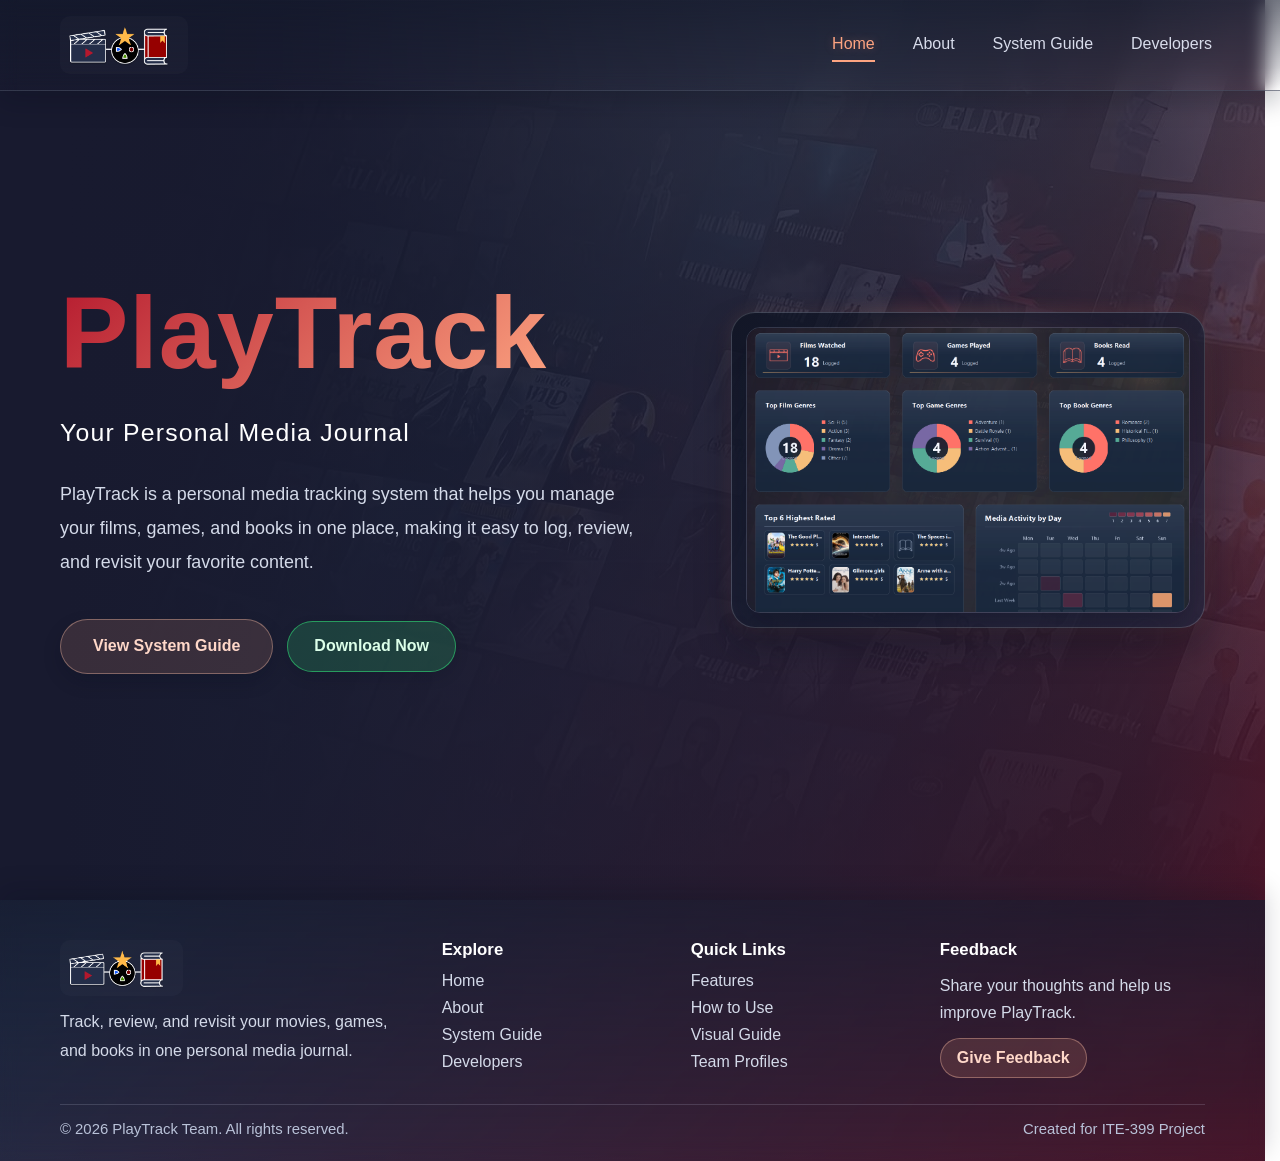
<file: index.html>
<!DOCTYPE html>
<html lang="en">

<head>
  <meta charset="UTF-8">
  <meta name="viewport" content="width=device-width, initial-scale=1.0">
  <title>PlayTrack | Home</title>
  <link rel="stylesheet" href="style.css">
</head>

<body>

  <nav>
      <div class="logo">
        <a href="index.html">
        <img src="images/LogoLightMode.png" alt="PlayTrack Logo" class="logo-light">
        </a>
      </div>

      <ul>
        <li><a href="index.html" aria-current="page">Home</a></li>
        <li><a href="about.html">About</a></li>
        <li><a href="guide.html">System Guide</a></li>
        <li><a href="developers.html">Developers</a></li>
      </ul>
    

  </nav>

  <div class="hero">
    <div class="hero-content">
      <div class="hero-text">
        <h1><span>PlayTrack</span></h1>
        <h2 class="tagline">Your Personal Media Journal</h2>
        
        <p>
          PlayTrack is a personal media tracking system that helps you manage
          your films, games, and books in one place, making it easy to log,
          review, and revisit your favorite content.
        </p>
        
        <div class="cta-actions">
          <a href="guide.html" class="cta-button">View System Guide</a>
          <a href="PlayTrack App.zip" download="PlayTrack App.zip" class="cta-button cta-secondary">Download Now</a>
        </div>
      </div> 

      <div class="hero-visual">
        <div class="hero-image-frame">
          <img src="images/statistics.png" alt="PlayTrack statistics dashboard preview">
        </div>
      </div>
    </div>
    

  </div>

  <footer class="site-footer">
    <div class="footer-shell">
      <div class="footer-brand">
        <a href="index.html" class="footer-logo-link" aria-label="PlayTrack Home">
          <img src="images/LogoLightMode.png" alt="PlayTrack Logo" class="footer-logo-light">
        </a>
        <p>Track, review, and revisit your movies, games, and books in one personal media journal.</p>
      </div>

      <div class="footer-links-group">
        <h4>Explore</h4>
        <ul class="footer-links">
          <li><a href="index.html">Home</a></li>
          <li><a href="about.html">About</a></li>
          <li><a href="guide.html">System Guide</a></li>
          <li><a href="developers.html">Developers</a></li>
        </ul>
      </div>

      <div class="footer-links-group">
        <h4>Quick Links</h4>
        <ul class="footer-links">
          <li><a href="guide.html#features">Features</a></li>
          <li><a href="guide.html#how-to-use">How to Use</a></li>
          <li><a href="guide.html#visual-guide">Visual Guide</a></li>
          <li><a href="developers.html">Team Profiles</a></li>
        </ul>
      </div>

      <div class="footer-feedback">
        <h4>Feedback</h4>
        <p>Share your thoughts and help us improve PlayTrack.</p>
        <a class="feedback-link" href="https://docs.google.com/forms/d/e/1FAIpQLSfmGlYCgIy4Fs6HNVWhbWW0arvjVldHGJwOJJ6WqD2STc7t7g/viewform?usp=publish-editor" target="_blank" rel="noopener noreferrer">Give Feedback</a>
      </div>
    </div>

    <div class="footer-bottom">
      <p>&copy; 2026 PlayTrack Team. All rights reserved.</p>
      <p>Created for ITE-399 Project</p>
    </div>
  </footer>
  
</body>


</html>
</file>
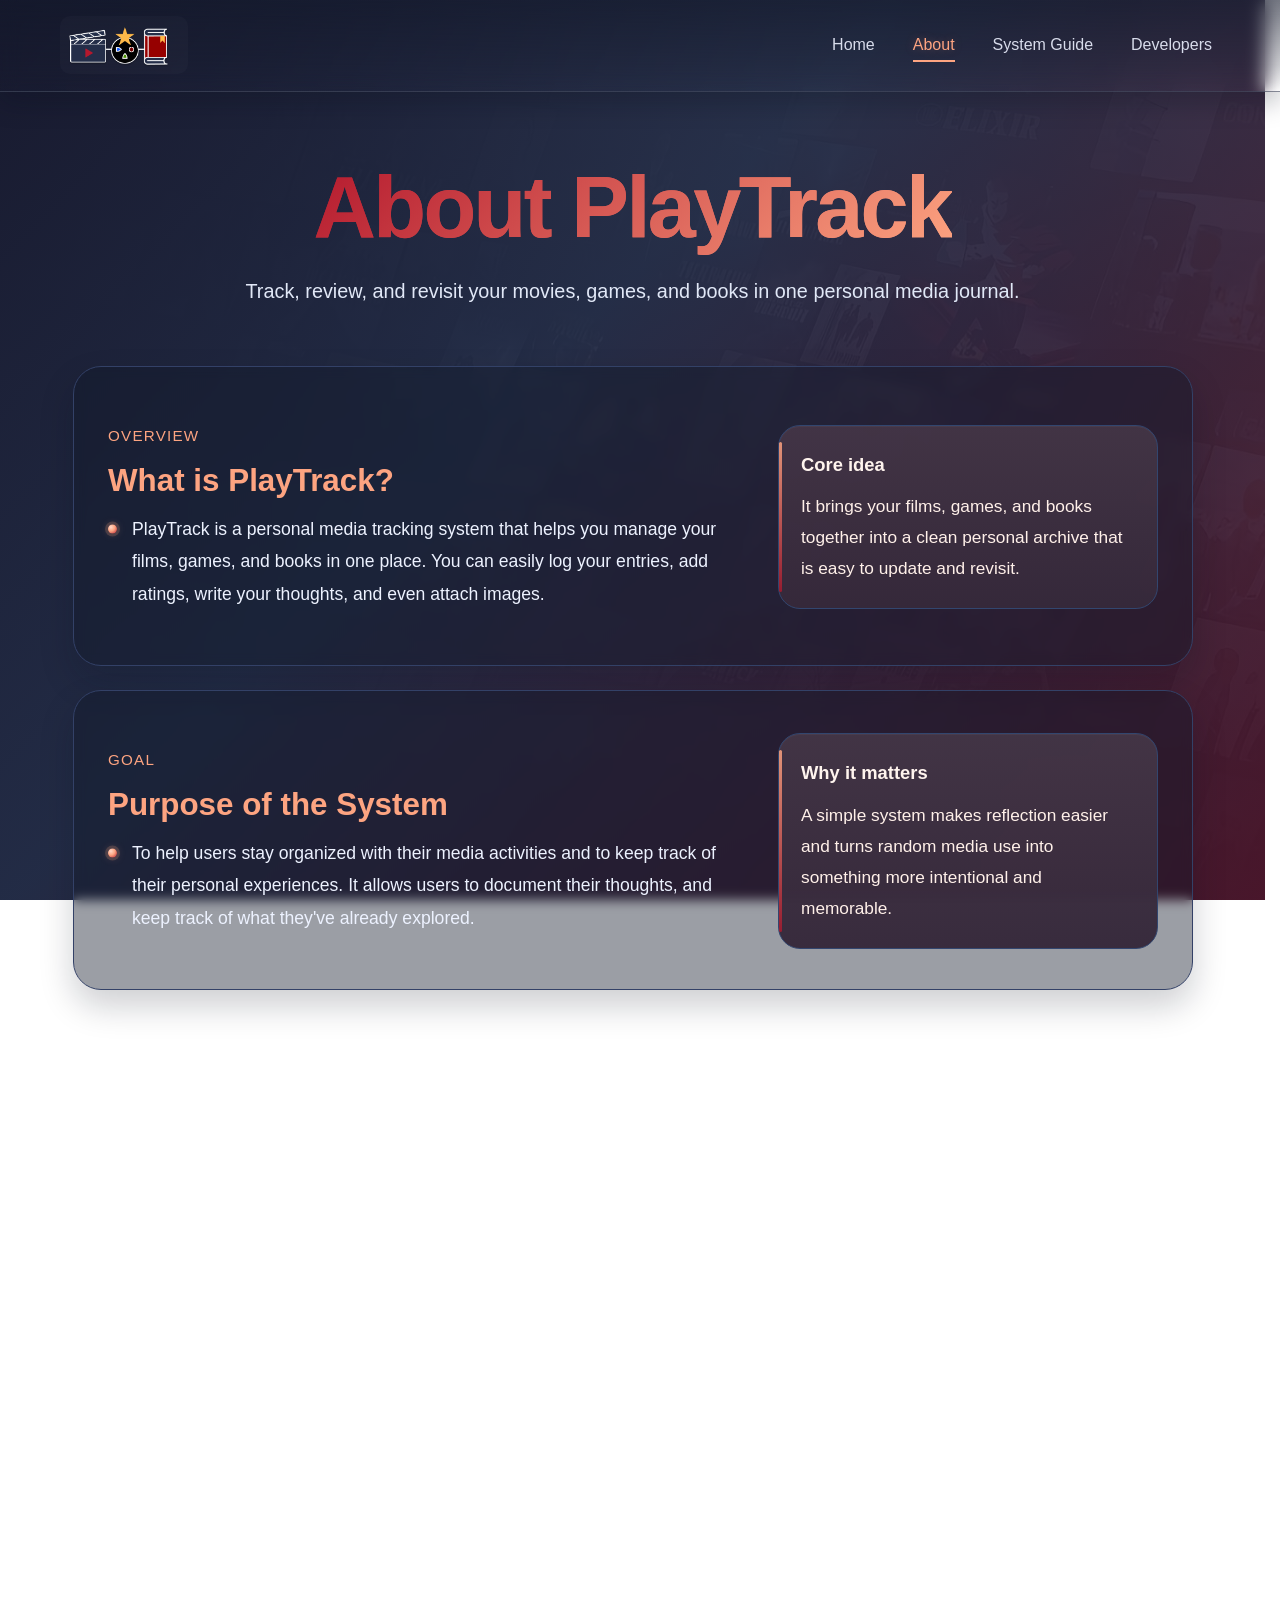
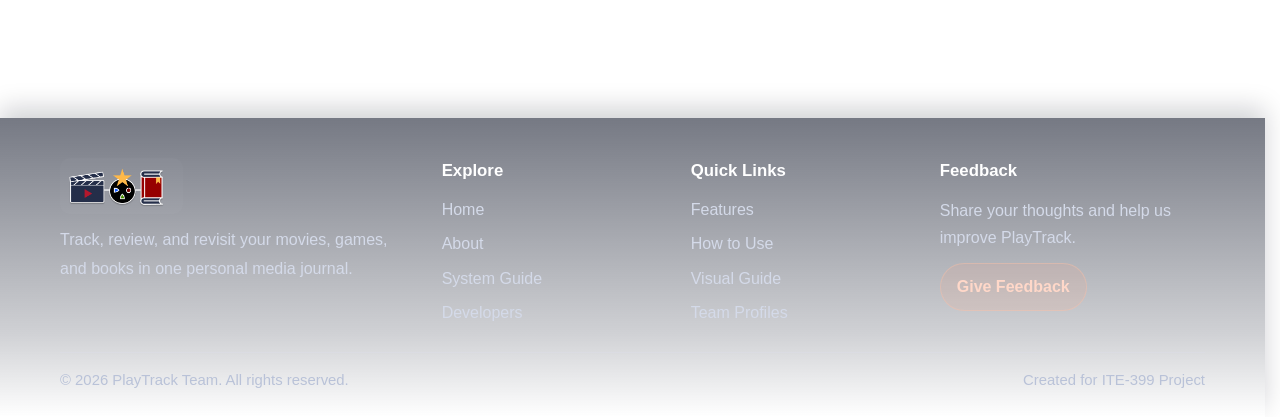
<file: about.html>
<!DOCTYPE html>
<html lang="en">
<head>
  <meta charset="UTF-8">
  <meta name="viewport" content="width=device-width, initial-scale=1.0">
  <title>PlayTrack | About</title>
  <link rel="stylesheet" href="style2.css">
</head>
<body>
  <nav>
    <div class="logo">
      <a href="index.html">
        <img src="images/LogoLightMode.png" alt="PlayTrack Logo" class="logo-light">
      </a>
    </div>

    <ul>
      <li><a href="index.html">Home</a></li>
      <li><a href="about.html" aria-current="page">About</a></li>
      <li><a href="guide.html">System Guide</a></li>
      <li><a href="developers.html">Developers</a></li>
    </ul>
  </nav>

  <section class="about-top">
    <div class="about-hero">
      <h1><span>About PlayTrack</span></h1>
      <p>Track, review, and revisit your movies, games, and books in one personal media journal.</p>
    </div>

    <div class="about-nav">
      <article class="card">
        <div class="card-main">
          <span class="card-tag">Overview</span>
          <h3>What is PlayTrack?</h3>
          <p>PlayTrack is a personal media tracking system that helps you manage your films, games, and books in one place.
             You can easily log your entries, add ratings, write your thoughts, and even attach images.
          </p>
        </div>
        <aside class="card-side">
          <h4>Core idea</h4>
          <p>It brings your films, games, and books together into a clean personal archive that is easy to update and revisit.</p>
        </aside>
      </article>

      <article class="card">
        <div class="card-main">
          <span class="card-tag">Goal</span>
          <h3>Purpose of the System</h3>
          <p>To help users stay organized with their media activities and to keep track of their personal experiences.
            It allows users to document their thoughts, and keep track of what they've already explored.</p>
        </div>
        <aside class="card-side">
          <h4>Why it matters</h4>
          <p>A simple system makes reflection easier and turns random media use into something more intentional and memorable.</p>
        </aside>
      </article>

      <article class="card">
        <div class="card-main">
          <span class="card-tag">Solution</span>
          <h3>Problem Solved</h3>
          <p>PlayTrack solves the problem of scattered notes and forgotten titles by giving users one reliable place for logging and reviewing media.</p>
        </div>
        <aside class="card-side">
          <h4>Main benefit</h4>
          <p>Less time trying to remember titles, fewer scattered notes, and one organized place for your reviews and ratings.</p>
        </aside>
      </article>

      <article class="card">
        <div class="card-main">
          <span class="card-tag">Audience</span>
          <h3>Target Users</h3>
          <p>It is designed for students and young adults who want a simple and personalized system for managing their favorite media.</p>
        </div>
        <aside class="card-side">
          <h4>Best fit</h4>
          <p>Great for users who enjoy watching, playing, reading, and want a cleaner way to keep track of what they finished and how they felt about it.</p>
        </aside>
      </article>
    </div>
  </section>

  <footer class="site-footer">
    <div class="footer-shell">
      <div class="footer-brand">
        <a href="index.html" class="footer-logo-link" aria-label="PlayTrack Home">
          <img src="images/LogoLightMode.png" alt="PlayTrack Logo" class="footer-logo-light">
        </a>
        <p>Track, review, and revisit your movies, games, and books in one personal media journal.</p>
      </div>

      <div class="footer-links-group">
        <h4>Explore</h4>
        <ul class="footer-links">
          <li><a href="index.html">Home</a></li>
          <li><a href="about.html">About</a></li>
          <li><a href="guide.html">System Guide</a></li>
          <li><a href="developers.html">Developers</a></li>
        </ul>
      </div>

      <div class="footer-links-group">
        <h4>Quick Links</h4>
        <ul class="footer-links">
          <li><a href="guide.html#features">Features</a></li>
          <li><a href="guide.html#how-to-use">How to Use</a></li>
          <li><a href="guide.html#visual-guide">Visual Guide</a></li>
          <li><a href="developers.html">Team Profiles</a></li>
        </ul>
      </div>

      <div class="footer-feedback">
        <h4>Feedback</h4>
        <p>Share your thoughts and help us improve PlayTrack.</p>
        <a class="feedback-link" href="https://docs.google.com/forms/d/e/1FAIpQLSfmGlYCgIy4Fs6HNVWhbWW0arvjVldHGJwOJJ6WqD2STc7t7g/viewform?usp=publish-editor" target="_blank" rel="noopener noreferrer">Give Feedback</a>
      </div>
    </div>

    <div class="footer-bottom">
      <p>&copy; 2026 PlayTrack Team. All rights reserved.</p>
      <p>Created for ITE-399 Project</p>
    </div>
  </footer>

  <script>
    document.addEventListener("DOMContentLoaded", function () {
      const cards = document.querySelectorAll(".about-nav .card");
      const prefersReducedMotion = window.matchMedia("(prefers-reduced-motion: reduce)").matches;

      cards.forEach(function (card, index) {
        card.classList.add("reveal-on-view");
        card.style.setProperty("--reveal-delay", ((index % 4) * 0.06).toFixed(3) + "s");
      });

      if (prefersReducedMotion || !("IntersectionObserver" in window)) {
        cards.forEach(function (card) {
          card.classList.add("is-visible");
        });
        return;
      }

      const observer = new IntersectionObserver(function (entries) {
        entries.forEach(function (entry) {
          if (entry.isIntersecting) {
            entry.target.classList.add("is-visible");
          } else {
            entry.target.classList.remove("is-visible");
          }
        });
      }, {
        threshold: 0.2,
        rootMargin: "0px 0px -10% 0px"
      });

      cards.forEach(function (card) {
        observer.observe(card);
      });
    });
  </script>
</body>
</html>
</file>
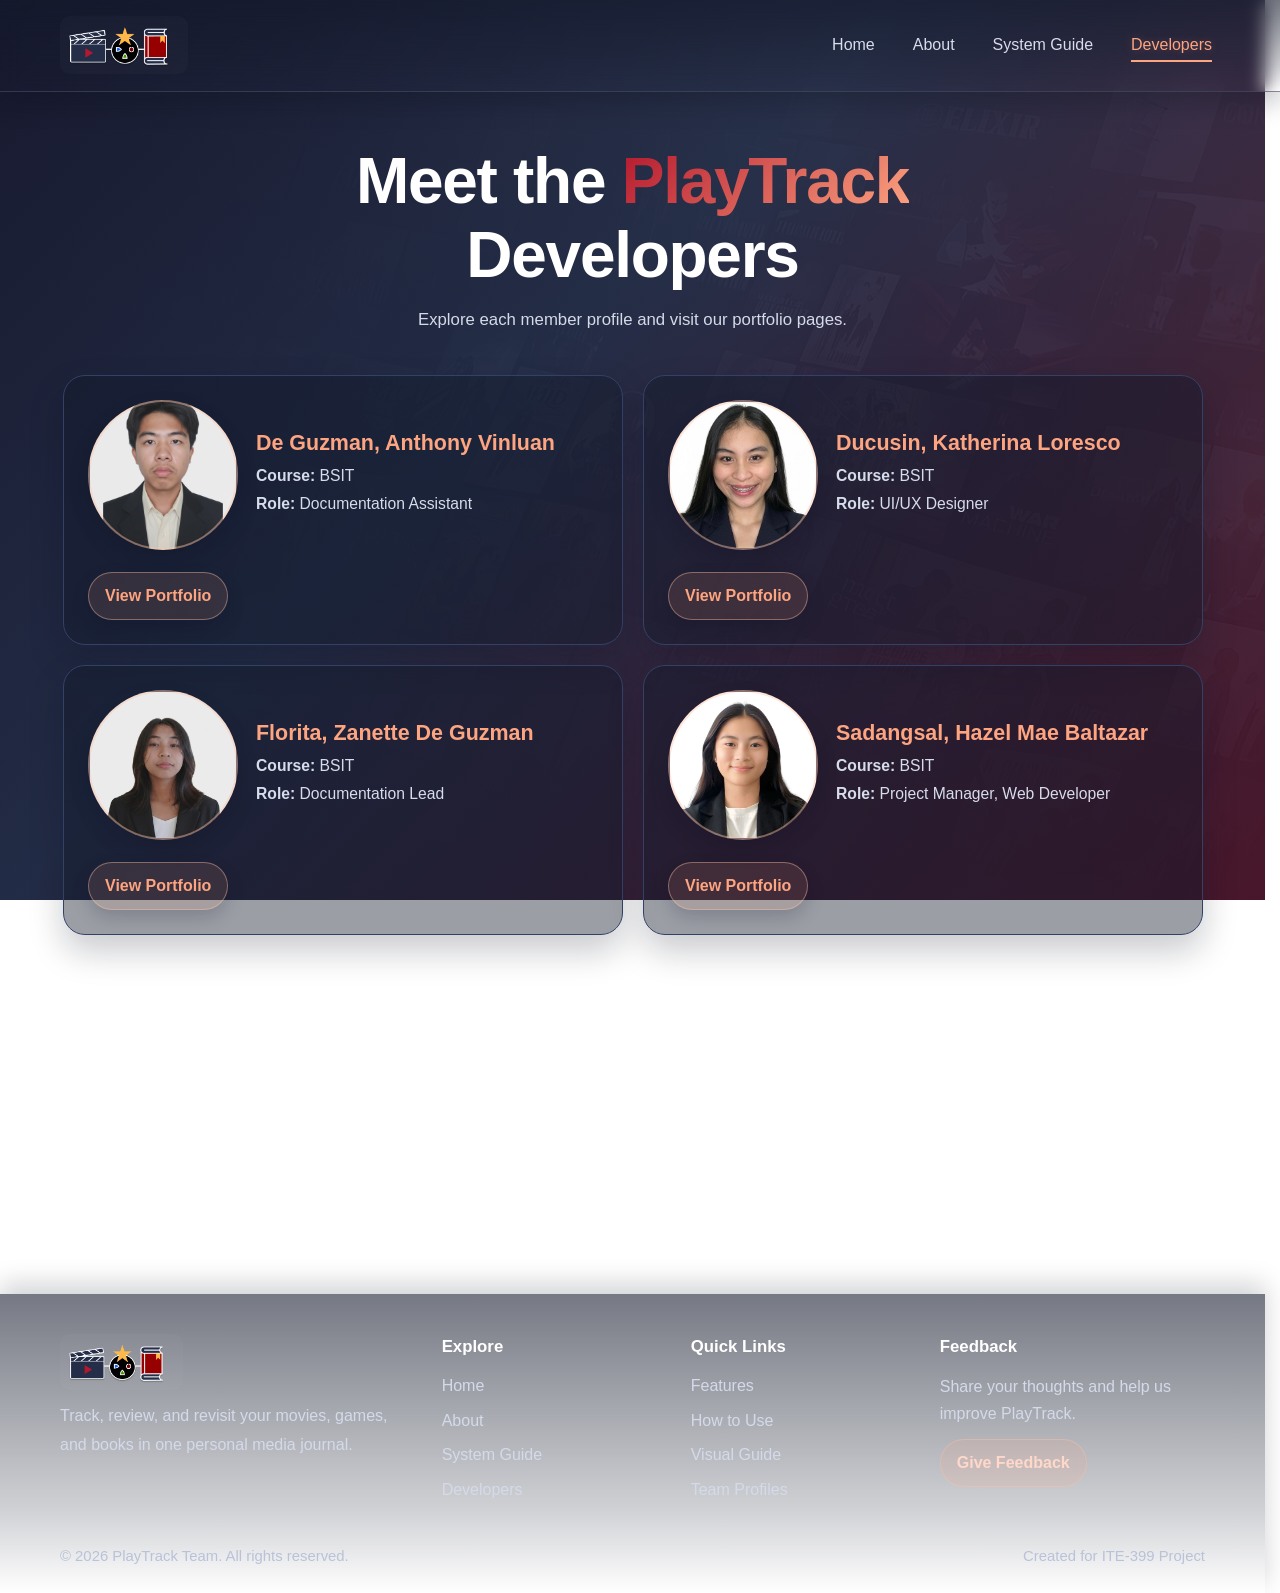
<file: developers.html>
﻿<!DOCTYPE html>
<html lang="en">

<head>
  <meta charset="UTF-8">
  <meta name="viewport" content="width=device-width, initial-scale=1.0">
  <title>PlayTrack | Developers</title>
  <link rel="stylesheet" href="style2.css">
</head>

<body>

  <nav>
      <div class="logo">
        <a href="index.html">
        <img src="images/LogoLightMode.png" alt="PlayTrack Logo" class="logo-light">
        </a>
      </div>

      <ul>
        <li><a href="index.html">Home</a></li>
        <li><a href="about.html">About</a></li>
        <li><a href="guide.html">System Guide</a></li>
        <li><a href="developers.html" aria-current="page">Developers</a></li>
      </ul>
  </nav>

  <main class="developers-page">
    <section class="developers-hero" aria-labelledby="developers-title">
      <h1 id="developers-title">Meet the <span>PlayTrack</span> Developers</h1>
      <p>Explore each member profile and visit our portfolio pages.</p>
    </section>

    <section class="developers-grid" aria-label="Developer Profiles">
      <article class="developer-card" style="--profile-image: url('images/porfolio images/Anthony.jpg');">
        <div class="developer-avatar" role="img" aria-label="Profile picture for Member 1" data-initials="M1"></div>
        <div class="developer-info">
          <h2>De Guzman, Anthony Vinluan</h2>
          <p><strong>Course:</strong> BSIT</p>
          <p><strong>Role:</strong> Documentation Assistant</p>
        </div>
        <a class="portfolio-link" href="porfolios/Anthony's portfolio.html" target="_blank" rel="noopener noreferrer">View Portfolio</a>
      </article>

      <article class="developer-card" style="--profile-image: url('images/porfolio images/kath.jpeg');">
        <div class="developer-avatar" role="img" aria-label="Profile picture for Member 2" data-initials="M2"></div>
        <div class="developer-info">
          <h2>Ducusin, Katherina Loresco</h2>
          <p><strong>Course:</strong> BSIT</p>
          <p><strong>Role:</strong> UI/UX Designer</p>
        </div>
        <a class="portfolio-link" href="porfolios/Kath's portfolio.html" target="_blank" rel="noopener noreferrer">View Portfolio</a>
      </article>

      <article class="developer-card" style="--profile-image: url('images/porfolio images/Zanette\ \(1\).jpg');">
        <div class="developer-avatar" role="img" aria-label="Profile picture for Member 3" data-initials="M3"></div>
        <div class="developer-info">
          <h2>Florita, Zanette De Guzman</h2>
          <p><strong>Course:</strong> BSIT</p>
          <p><strong>Role:</strong> Documentation Lead</p>
        </div>
        <a class="portfolio-link" href="porfolios/Zanette's portfolio.html" target="_blank" rel="noopener noreferrer">View Portfolio</a>
      </article>

      <article class="developer-card" style="--profile-image: url('images/porfolio images/hazel.png');">
        <div class="developer-avatar" role="img" aria-label="Profile picture for Member 4" data-initials="M4"></div>
        <div class="developer-info">
          <h2>Sadangsal, Hazel Mae Baltazar</h2>
          <p><strong>Course:</strong> BSIT</p>
          <p><strong>Role:</strong> Project Manager, Web Developer</p>
        </div>
        <a class="portfolio-link" href="porfolios/Hazel's portfolio.html" target="_blank" rel="noopener noreferrer">View Portfolio</a>
      </article>

      <article class="developer-card" style="--profile-image: url('images/porfolio images/Jhonatan.png');">
        <div class="developer-avatar" role="img" aria-label="Profile picture for Member 5" data-initials="M5"></div>
        <div class="developer-info">
          <h2>Verona, Jhonatan David Meneses</h2>
          <p><strong>Course:</strong> BSIT</p>
          <p><strong>Role:</strong> Lead Programmer</p>
        </div>
        <a class="portfolio-link" href="porfolios/Jhonatan's portfolio.html" target="_blank" rel="noopener noreferrer">View Portfolio</a>
      </article>
    </section>
  </main>

  <footer class="site-footer">
    <div class="footer-shell">
      <div class="footer-brand">
        <a href="index.html" class="footer-logo-link" aria-label="PlayTrack Home">
          <img src="images/LogoLightMode.png" alt="PlayTrack Logo" class="footer-logo-light">
        </a>
        <p>Track, review, and revisit your movies, games, and books in one personal media journal.</p>
      </div>

      <div class="footer-links-group">
        <h4>Explore</h4>
        <ul class="footer-links">
          <li><a href="index.html">Home</a></li>
          <li><a href="about.html">About</a></li>
          <li><a href="guide.html">System Guide</a></li>
          <li><a href="developers.html">Developers</a></li>
        </ul>
      </div>

      <div class="footer-links-group">
        <h4>Quick Links</h4>
        <ul class="footer-links">
          <li><a href="guide.html#features">Features</a></li>
          <li><a href="guide.html#how-to-use">How to Use</a></li>
          <li><a href="guide.html#visual-guide">Visual Guide</a></li>
          <li><a href="developers.html">Team Profiles</a></li>
        </ul>
      </div>

      <div class="footer-feedback">
        <h4>Feedback</h4>
        <p>Share your thoughts and help us improve PlayTrack.</p>
        <a class="feedback-link" href="https://docs.google.com/forms/d/e/1FAIpQLSfmGlYCgIy4Fs6HNVWhbWW0arvjVldHGJwOJJ6WqD2STc7t7g/viewform?usp=publish-editor" target="_blank" rel="noopener noreferrer">Give Feedback</a>
      </div>
    </div>

    <div class="footer-bottom">
      <p>&copy; 2026 PlayTrack Team. All rights reserved.</p>
      <p>Created for ITE-399 Project</p>
    </div>
  </footer>

  <script>
    document.addEventListener("DOMContentLoaded", function () {
      const cards = document.querySelectorAll(".developers-grid .developer-card");
      const prefersReducedMotion = window.matchMedia("(prefers-reduced-motion: reduce)").matches;

      cards.forEach(function (card, index) {
        card.classList.add("reveal-on-view");
        card.style.setProperty("--reveal-delay", ((index % 5) * 0.03).toFixed(3) + "s");
      });

      if (prefersReducedMotion || !("IntersectionObserver" in window)) {
        cards.forEach(function (card) {
          card.classList.add("is-visible");
        });
        return;
      }

      const observer = new IntersectionObserver(function (entries) {
        entries.forEach(function (entry) {
          if (entry.isIntersecting) {
            entry.target.classList.add("is-visible");
          } else {
            entry.target.classList.remove("is-visible");
          }
        });
      }, {
        threshold: 0.18,
        rootMargin: "0px 0px -10% 0px"
      });

      cards.forEach(function (card) {
        observer.observe(card);
      });
    });
  </script>

</body>

</html>
</file>
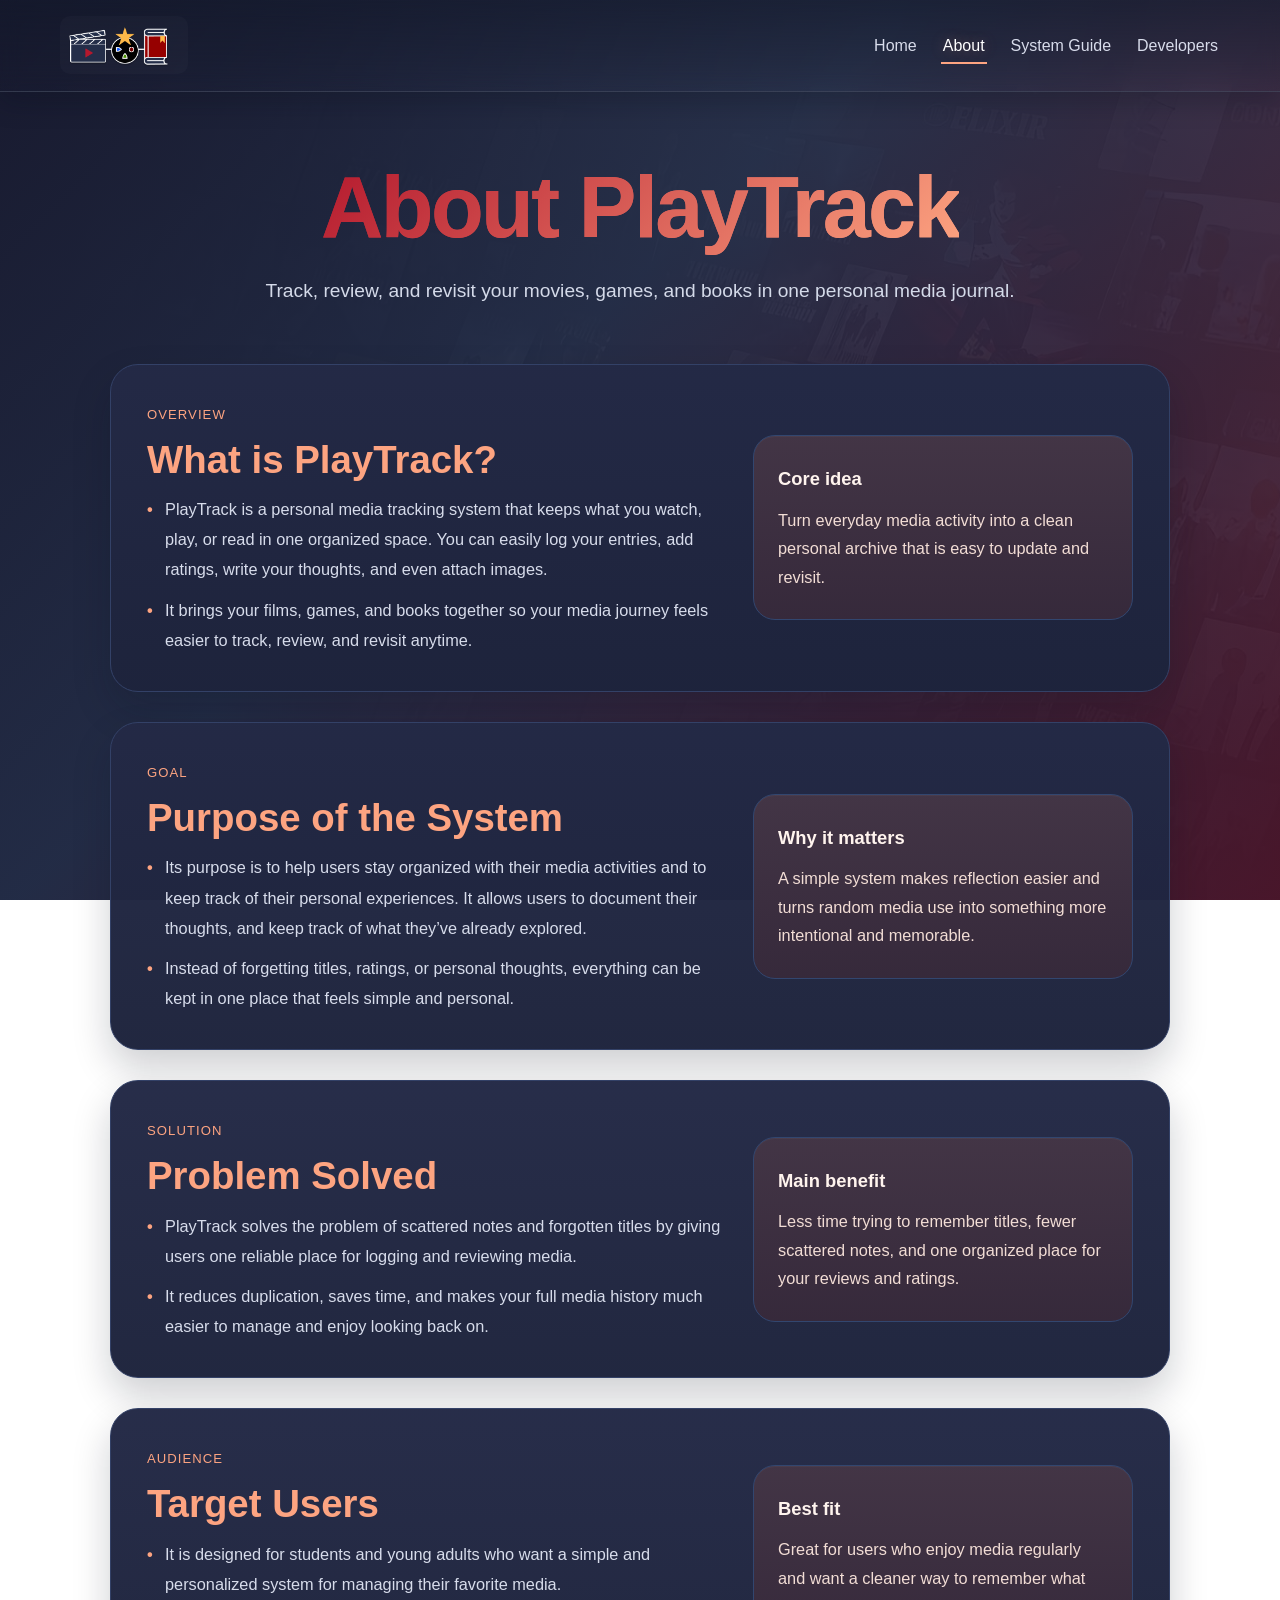
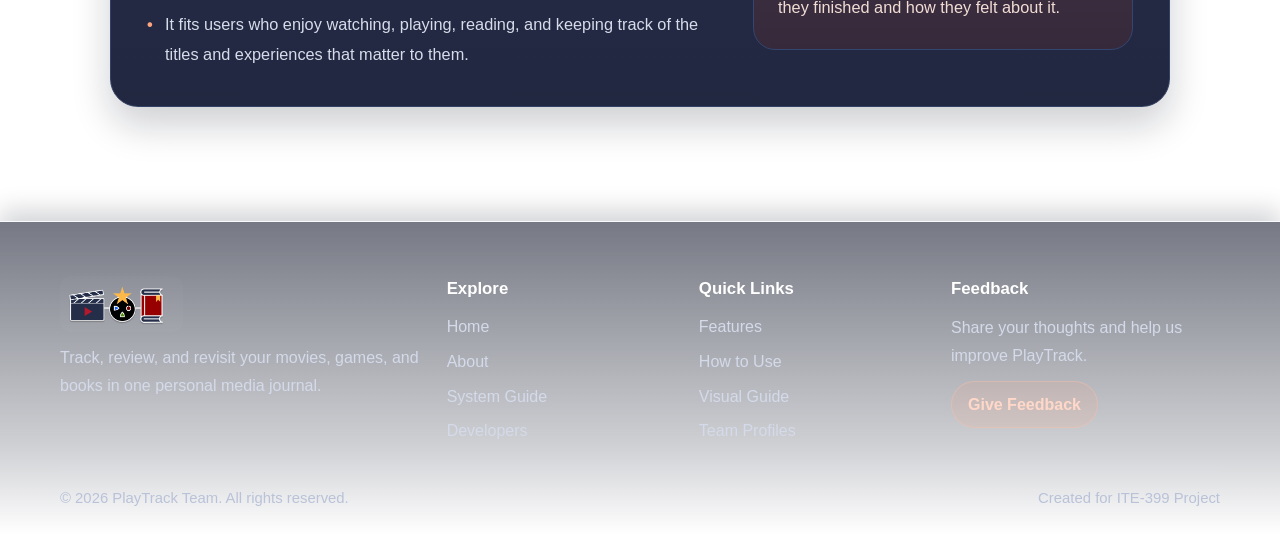
<file: Playtrack/about.html>
<!DOCTYPE html>
<html lang="en">
<head>
  <meta charset="UTF-8">
  <meta name="viewport" content="width=device-width, initial-scale=1.0">
  <title>PlayTrack | About</title>
  <link rel="stylesheet" href="style2.css">
</head>
<body>
  <nav>
    <div class="logo">
      <a href="index.html">
        <img src="images/LogoLightMode.png" alt="PlayTrack Logo" class="logo-light">
        <img src="images/LogoDarkMode.png" alt="PlayTrack Logo" class="logo-dark">
      </a>
    </div>

    <ul>
      <li><a href="index.html">Home</a></li>
      <li><a href="about.html" aria-current="page">About</a></li>
      <li><a href="guide.html">System Guide</a></li>
      <li><a href="developers.html">Developers</a></li>
    </ul>
  </nav>

  <section class="about-top">
    <div class="about-hero">
      <h1><span>About PlayTrack</span></h1>
      <p>Track, review, and revisit your movies, games, and books in one personal media journal.</p>
    </div>

    <div class="about-nav">
      <article class="card">
        <div class="card-main">
          <span class="card-tag">Overview</span>
          <h3>What is PlayTrack?</h3>
          <p>PlayTrack is a personal media tracking system that keeps what you watch, play, or read in one organized space.
             You can easily log your entries, add ratings, write your thoughts, and even attach images.
          </p>
          <p>It brings your films, games, and books together so your media journey feels easier to track, review, and revisit anytime.</p>
        </div>
        <aside class="card-side">
          <h4>Core idea</h4>
          <p>Turn everyday media activity into a clean personal archive that is easy to update and revisit.</p>
        </aside>
      </article>

      <article class="card">
        <div class="card-main">
          <span class="card-tag">Goal</span>
          <h3>Purpose of the System</h3>
          <p>Its purpose is to help users stay organized with their media activities and to keep track of their personal experiences. 
            It allows users to document their thoughts, and keep track of what they’ve already explored.</p>
          <p>Instead of forgetting titles, ratings, or personal thoughts, everything can be kept in one place that feels simple and personal.</p>
        </div>
        <aside class="card-side">
          <h4>Why it matters</h4>
          <p>A simple system makes reflection easier and turns random media use into something more intentional and memorable.</p>
        </aside>
      </article>

      <article class="card">
        <div class="card-main">
          <span class="card-tag">Solution</span>
          <h3>Problem Solved</h3>
          <p>PlayTrack solves the problem of scattered notes and forgotten titles by giving users one reliable place for logging and reviewing media.</p>
          <p>It reduces duplication, saves time, and makes your full media history much easier to manage and enjoy looking back on.</p>
        </div>
        <aside class="card-side">
          <h4>Main benefit</h4>
          <p>Less time trying to remember titles, fewer scattered notes, and one organized place for your reviews and ratings.</p>
        </aside>
      </article>

      <article class="card">
        <div class="card-main">
          <span class="card-tag">Audience</span>
          <h3>Target Users</h3>
          <p>It is designed for students and young adults who want a simple and personalized system for managing their favorite media.</p>
          <p>It fits users who enjoy watching, playing, reading, and keeping track of the titles and experiences that matter to them.</p>
        </div>
        <aside class="card-side">
          <h4>Best fit</h4>
          <p>Great for users who enjoy media regularly and want a cleaner way to remember what they finished and how they felt about it.</p>
        </aside>
      </article>
    </div>
  </section>

  <footer class="site-footer">
    <div class="footer-shell">
      <div class="footer-brand">
        <a href="index.html" class="footer-logo-link" aria-label="PlayTrack Home">
          <img src="images/LogoLightMode.png" alt="PlayTrack Logo" class="footer-logo-light">
          <img src="images/LogoDarkMode.png" alt="PlayTrack Logo" class="footer-logo-dark">
        </a>
        <p>Track, review, and revisit your movies, games, and books in one personal media journal.</p>
      </div>

      <div class="footer-links-group">
        <h4>Explore</h4>
        <ul class="footer-links">
          <li><a href="index.html">Home</a></li>
          <li><a href="about.html">About</a></li>
          <li><a href="guide.html">System Guide</a></li>
          <li><a href="developers.html">Developers</a></li>
        </ul>
      </div>

      <div class="footer-links-group">
        <h4>Quick Links</h4>
        <ul class="footer-links">
          <li><a href="guide.html#features">Features</a></li>
          <li><a href="guide.html#how-to-use">How to Use</a></li>
          <li><a href="guide.html#visual-guide">Visual Guide</a></li>
          <li><a href="developers.html">Team Profiles</a></li>
        </ul>
      </div>

      <div class="footer-feedback">
        <h4>Feedback</h4>
        <p>Share your thoughts and help us improve PlayTrack.</p>
        <a class="feedback-link" href="https://docs.google.com/forms/d/e/1FAIpQLSfmGlYCgIy4Fs6HNVWhbWW0arvjVldHGJwOJJ6WqD2STc7t7g/viewform?usp=publish-editor" target="_blank" rel="noopener noreferrer">Give Feedback</a>
      </div>
    </div>

    <div class="footer-bottom">
      <p>&copy; 2026 PlayTrack Team. All rights reserved.</p>
      <p>Created for ITE-399 Project</p>
    </div>
  </footer>
</body>
</html>
</file>
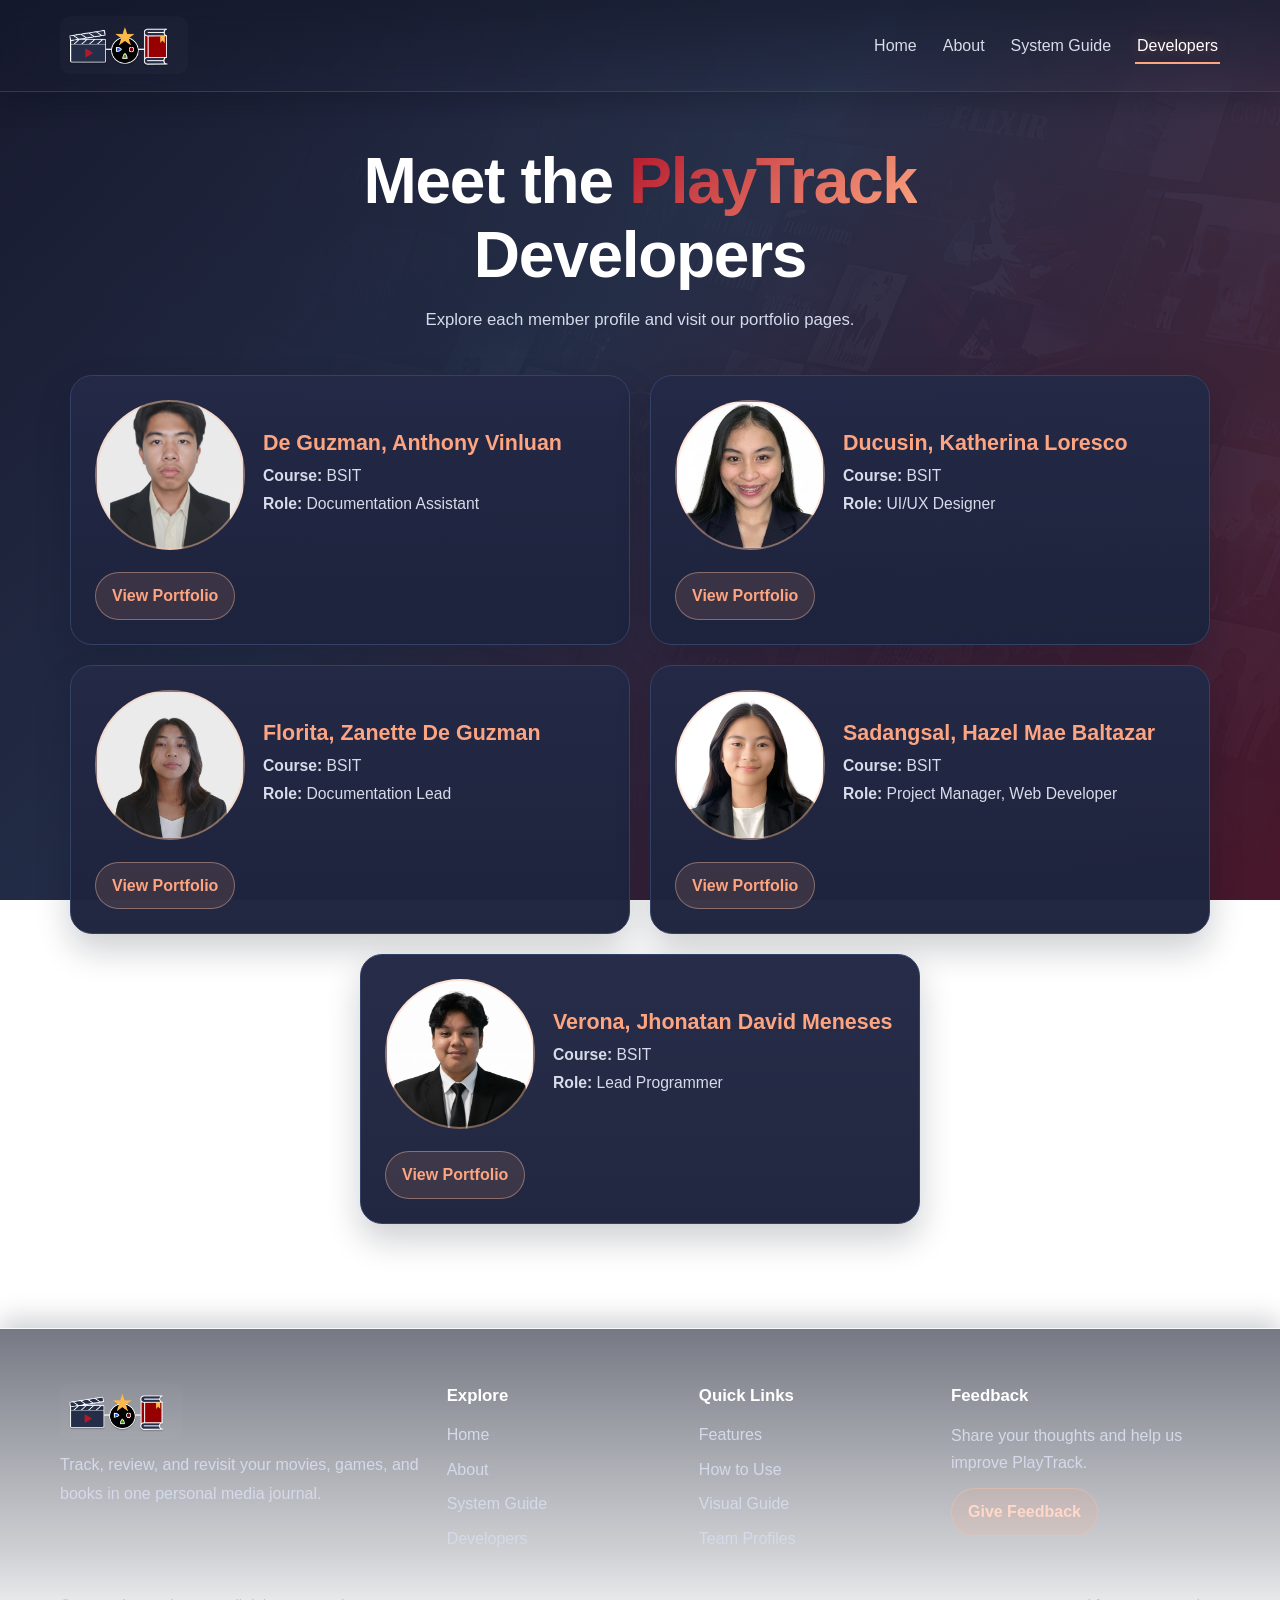
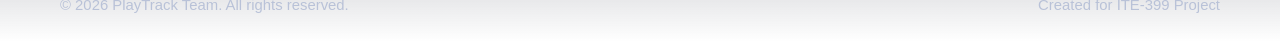
<file: Playtrack/developers.html>
﻿<!DOCTYPE html>
<html>

<head>
  <meta charset="UTF-8">
  <meta name="viewport" content="width=device-width, initial-scale=1.0">
  <title>PlayTrack | Developers</title>
  <link rel="stylesheet" href="style2.css">
</head>

<body>

  <nav>
      <div class="logo">
        <a href="index.html">
        <img src="images/LogoLightMode.png" alt="Playtrack Logo" class="logo-light">
        <img src="images/LogoDarkMode.png" alt="Playtrack Logo" class="logo-dark">
        </a>
      </div>

      <ul>
        <li><a href="index.html">Home</a></li>
        <li><a href="about.html">About</a></li>
        <li><a href="guide.html">System Guide</a></li>
        <li><a href="developers.html" aria-current="page">Developers</a></li>
      </ul>
  </nav>

  <main class="developers-page">
    <section class="developers-hero" aria-labelledby="developers-title">
      <h1 id="developers-title">Meet the <span>PlayTrack</span> Developers</h1>
      <p>Explore each member profile and visit our portfolio pages.</p>
    </section>

    <section class="developers-grid" aria-label="Developer Profiles">
      <article class="developer-card" style="--profile-image: url('../Playtrack/images/porfolio images/Anthony.jpg');">
        <div class="developer-avatar" role="img" aria-label="Profile picture for Member 1" data-initials="M1"></div>
        <div class="developer-info">
          <h2>De Guzman, Anthony Vinluan</h2>
          <p><strong>Course:</strong> BSIT</p>
          <p><strong>Role:</strong> Documentation Assistant</p>
        </div>
        <a class="portfolio-link" href="porfolios/Anthony's portfolio.html" target="_blank" rel="noopener noreferrer">View Portfolio</a>
      </article>

      <article class="developer-card" style="--profile-image: url('../Playtrack/images/porfolio images/kath.jpeg');">
        <div class="developer-avatar" role="img" aria-label="Profile picture for Member 2" data-initials="M2"></div>
        <div class="developer-info">
          <h2>Ducusin, Katherina Loresco</h2>
          <p><strong>Course:</strong> BSIT</p>
          <p><strong>Role:</strong> UI/UX Designer</p>
        </div>
        <a class="portfolio-link" href="porfolios/Kath's portfolio.html" target="_blank" rel="noopener noreferrer">View Portfolio</a>
      </article>

      <article class="developer-card" style="--profile-image: url('../Playtrack/images/porfolio images/Zanette\ \(1\).jpg');">
        <div class="developer-avatar" role="img" aria-label="Profile picture for Member 3" data-initials="M3"></div>
        <div class="developer-info">
          <h2>Florita, Zanette De Guzman</h2>
          <p><strong>Course:</strong> BSIT</p>
          <p><strong>Role:</strong> Documentation Lead</p>
        </div>
        <a class="portfolio-link" href="porfolios/Zanette's portfolio.html" target="_blank" rel="noopener noreferrer">View Portfolio</a>
      </article>

      <article class="developer-card" style="--profile-image: url('../Playtrack/images/porfolio images/hazel.png');">
        <div class="developer-avatar" role="img" aria-label="Profile picture for Member 4" data-initials="M4"></div>
        <div class="developer-info">
          <h2>Sadangsal, Hazel Mae Baltazar</h2>
          <p><strong>Course:</strong> BSIT</p>
          <p><strong>Role:</strong> Project Manager, Web Developer</p>
        </div>
        <a class="portfolio-link" href="porfolios/Hazel's portfolio.html" target="_blank" rel="noopener noreferrer">View Portfolio</a>
      </article>

      <article class="developer-card" style="--profile-image: url('../Playtrack/images/porfolio images/Jhonatan.png');">
        <div class="developer-avatar" role="img" aria-label="Profile picture for Member 5" data-initials="M5"></div>
        <div class="developer-info">
          <h2>Verona, Jhonatan David Meneses</h2>
          <p><strong>Course:</strong> BSIT</p>
          <p><strong>Role:</strong> Lead Programmer</p>
        </div>
        <a class="portfolio-link" href="porfolios/Jhonatan's portfolio.html" target="_blank" rel="noopener noreferrer">View Portfolio</a>
      </article>
    </section>
  </main>

  <footer class="site-footer">
    <div class="footer-shell">
      <div class="footer-brand">
        <a href="index.html" class="footer-logo-link" aria-label="PlayTrack Home">
          <img src="images/LogoLightMode.png" alt="PlayTrack Logo" class="footer-logo-light">
          <img src="images/LogoDarkMode.png" alt="PlayTrack Logo" class="footer-logo-dark">
        </a>
        <p>Track, review, and revisit your movies, games, and books in one personal media journal.</p>
      </div>

      <div class="footer-links-group">
        <h4>Explore</h4>
        <ul class="footer-links">
          <li><a href="index.html">Home</a></li>
          <li><a href="about.html">About</a></li>
          <li><a href="guide.html">System Guide</a></li>
          <li><a href="developers.html">Developers</a></li>
        </ul>
      </div>

      <div class="footer-links-group">
        <h4>Quick Links</h4>
        <ul class="footer-links">
          <li><a href="guide.html#features">Features</a></li>
          <li><a href="guide.html#how-to-use">How to Use</a></li>
          <li><a href="guide.html#visual-guide">Visual Guide</a></li>
          <li><a href="developers.html">Team Profiles</a></li>
        </ul>
      </div>

      <div class="footer-feedback">
        <h4>Feedback</h4>
        <p>Share your thoughts and help us improve PlayTrack.</p>
        <a class="feedback-link" href="https://docs.google.com/forms/d/e/1FAIpQLSfmGlYCgIy4Fs6HNVWhbWW0arvjVldHGJwOJJ6WqD2STc7t7g/viewform?usp=publish-editor" target="_blank" rel="noopener noreferrer">Give Feedback</a>
      </div>
    </div>

    <div class="footer-bottom">
      <p>&copy; 2026 PlayTrack Team. All rights reserved.</p>
      <p>Created for ITE-399 Project</p>
    </div>
  </footer>

</body>

</html>
</file>
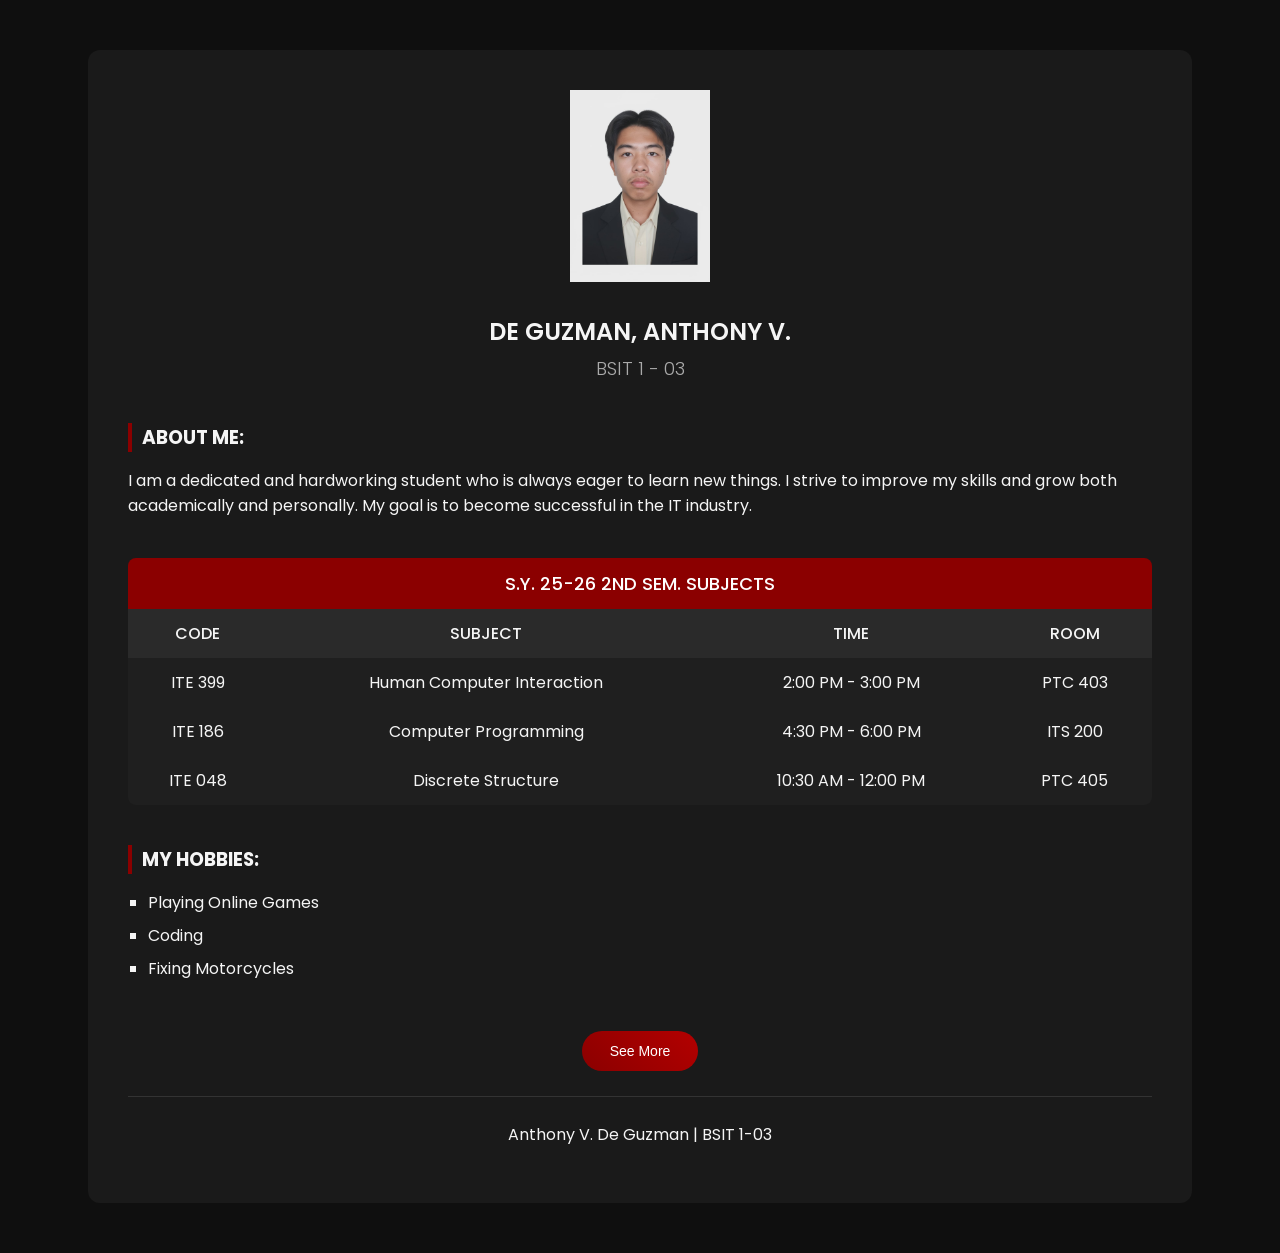
<file: porfolios/Anthony's portfolio.html>
<!DOCTYPE html>
<html>
<head>
    <title>Anthony's Portfolio</title>

    <style>
        @import url('https://fonts.googleapis.com/css2?family=Poppins:wght@300;400;600&display=swap');

        body {
            margin: 0;
            font-family: 'Poppins', sans-serif;
            background-color: #0f0f0f;
            color: #f5f5f5;
        }

        .container {
            width: 80%;
            max-width: 1300px;
            margin: 50px auto;
            padding: 40px;
            background: #1a1a1a;
            border-radius: 12px;
        }

        .header {
            text-align: center;
        }

        .header img {
            width: 140px;
            margin-bottom: 15px;
        }

        .header h2 {
            margin: 10px 0 5px;
            font-weight: 600;
        }

        .header h3 {
            margin: 0;
            font-weight: 300;
            color: #aaa;
        }

        .about h3,
        .hobbies h3 {
            border-left: 4px solid #8b0000;
            padding-left: 10px;
            margin-bottom: 10px;
        }

        .about, .subjects, .hobbies {
            margin-top: 40px;
        }

        table {
            width: 100%;
            border-collapse: collapse;
            margin-top: 20px;
            overflow: hidden;
            border-radius: 8px;
        }

        .title-row th {
            background-color: #8b0000;
            color: white;
            font-size: 18px;
            padding: 12px;
        }

        th, td {
            padding: 12px;
            text-align: center;
        }

        th {
            background-color: #2a2a2a;
            font-weight: 500;
        }

        td {
            background-color: #1f1f1f;
        }

        tr:hover td {
            background-color: #2c2c2c;
            transition: 0.3s;
        }

        ul {
            list-style-type: square;
            padding-left: 20px;
        }

        li {
            margin-bottom: 8px;
        }

        button {
            padding: 12px 28px;
            background: linear-gradient(45deg, #8b0000, #b30000);
            color: white;
            border: none;
            border-radius: 30px;
            font-size: 14px;
            cursor: pointer;
            transition: 0.3s ease;
        }

        button:hover {
            transform: translateY(-3px);
            box-shadow: 0 5px 15px rgba(179, 0, 0, 0.4);
        }

        .footer {
            text-align: center;
            margin-top: 50px;
        }

        hr {
            margin: 25px 0;
            border: 0;
            height: 1px;
            background: #333;
        }
    </style>
</head>

<body>

<div class="container">

    <div class="header">
        <img src="../images/porfolio images/Anthony.jpg" alt="My Photo">
        <h2>DE GUZMAN, ANTHONY V.</h2>
        <h3>BSIT 1 - 03</h3>
    </div>

    <div class="about">
        <h3>ABOUT ME:</h3>
        <p>
            I am a dedicated and hardworking student who is always eager to learn new things.
            I strive to improve my skills and grow both academically and personally.
            My goal is to become successful in the IT industry.
        </p>
    </div>

    <div class="subjects">
        <table>
            <tr class="title-row">
                <th colspan="4">S.Y. 25-26 2ND SEM. SUBJECTS</th>
            </tr>

            <tr>
                <th>CODE</th>
                <th>SUBJECT</th>
                <th>TIME</th>
                <th>ROOM</th>
            </tr>

            <tr>
                <td>ITE 399</td>
                <td>Human Computer Interaction</td>
                <td>2:00 PM - 3:00 PM</td>
                <td>PTC 403</td>
            </tr>

            <tr>
                <td>ITE 186</td>
                <td>Computer Programming</td>
                <td>4:30 PM - 6:00 PM</td>
                <td>ITS 200</td>
            </tr>

            <tr>
                <td>ITE 048</td>
                <td>Discrete Structure</td>
                <td>10:30 AM - 12:00 PM</td>
                <td>PTC 405</td>
            </tr>
        </table>
    </div>

    <div class="hobbies">
        <h3>MY HOBBIES:</h3>
        <ul>
            <li>Playing Online Games</li>
            <li>Coding</li>
            <li>Fixing Motorcycles</li>
        </ul>
    </div>

    <div class="footer">
        <a href="https://www.facebook.com/anthony.deguzman.904108" target="_blank">
            <button>See More</button>
        </a>

        <hr>

        <p>Anthony V. De Guzman | BSIT 1-03</p>
    </div>

</div>

</body>
</html>
</file>
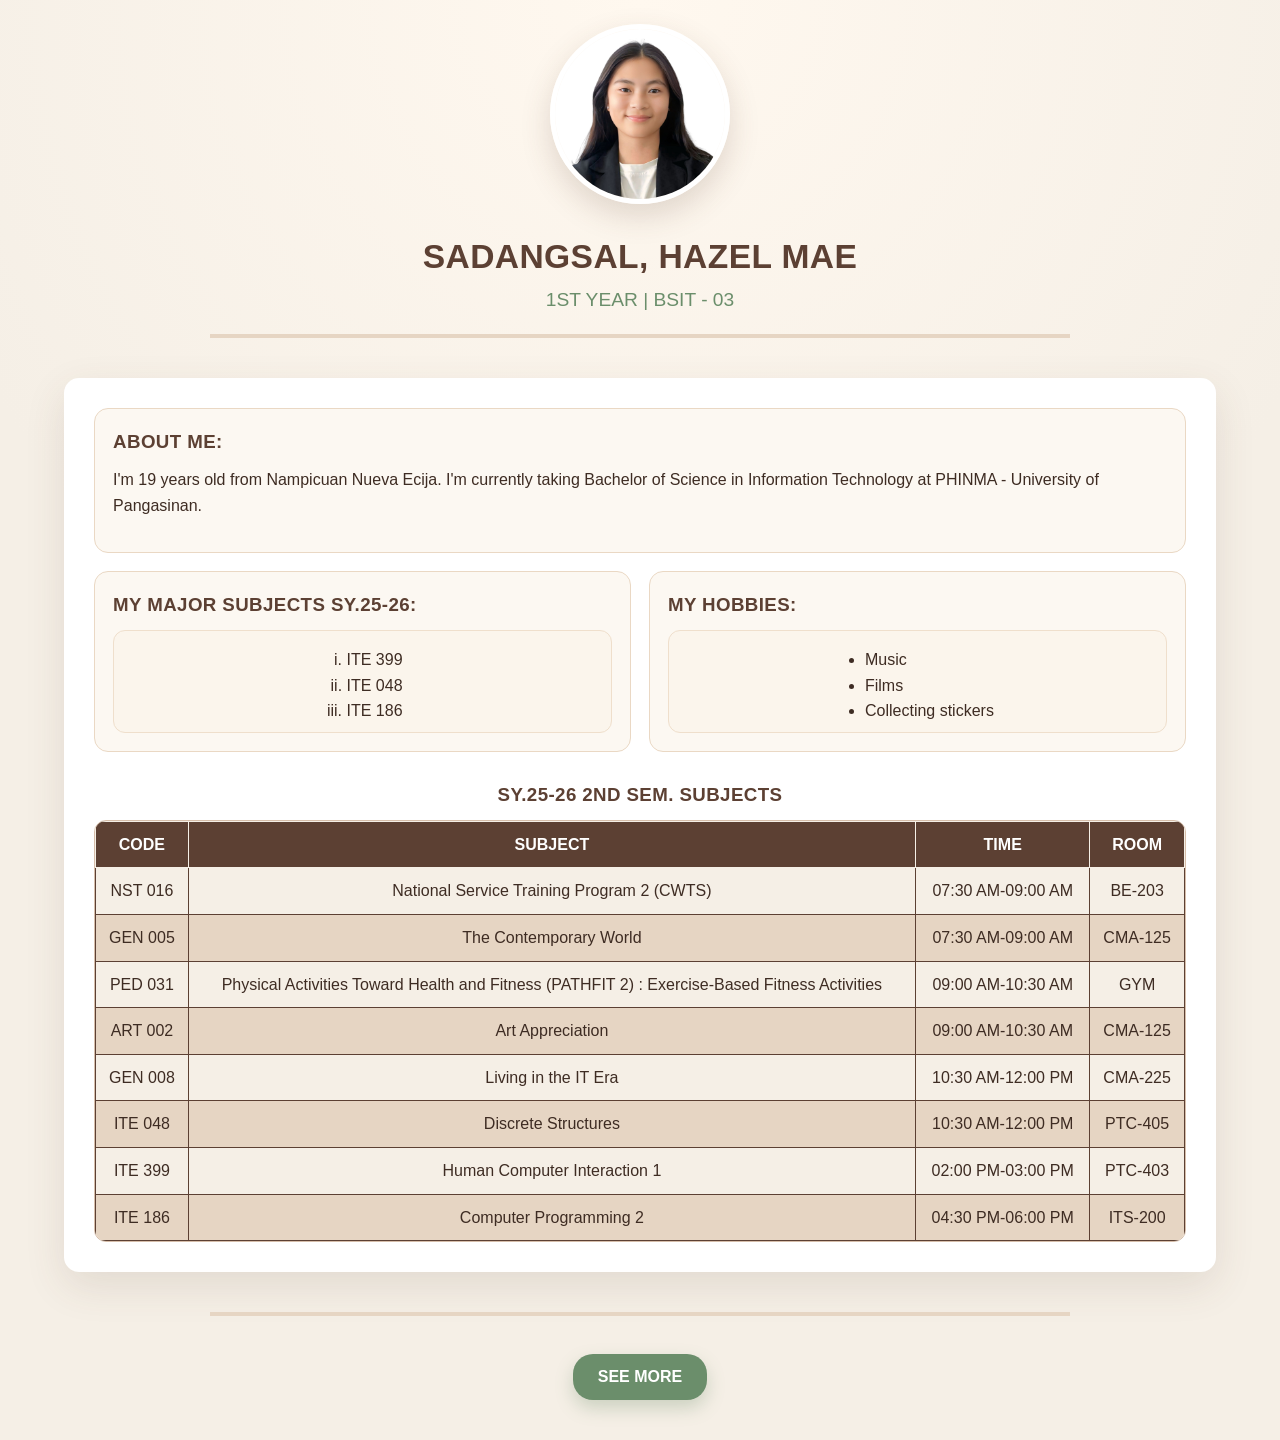
<file: porfolios/Hazel's portfolio.html>
<!DOCTYPE html>
<html>
    <head>
        <meta charset = "UTF-8">
        <meta name="viewport" content="width=device-width, initial-scale=1.0">
        <title>Hazel's Portfolio</title>

        <style>
            :root {
                --bg: #F5EFE6;
                --card: #ffffff;
                --accent-brown: #5C4033;
                --accent-green: #6B8E6B;
                --text-main: #3E2C23;
                --table-soft: #E6D5C3;
            }

            * {
                box-sizing: border-box;
            }

            body {
                font-family: Arial, sans-serif;
                background: radial-gradient(circle at top, #fff8ef 0%, var(--bg) 48%);
                text-align: center;
                margin: 0;
                color: var(--text-main);
                padding: 24px 14px 40px;
                line-height: 1.6;
            }

            .page {
                max-width: none;
                width: 100%;
                margin: 0 auto;
            }

            .profile-image {
                width: clamp(120px, 18vw, 180px);
                aspect-ratio: 1 / 1;
                object-fit: cover;
                border-radius: 50%;
                margin-bottom: 10px;
                border: 5px solid #ffffff;
                box-shadow: 0 12px 30px rgba(92, 64, 51, 0.18);
                transition: transform 0.25s ease, box-shadow 0.25s ease;
            }

            .profile-image:hover {
                transform: translateY(-4px) scale(1.02);
                box-shadow: 0 16px 36px rgba(92, 64, 51, 0.25);
            }

            h1 {
                color: var(--accent-brown);
                margin: 8px 0 0;
                letter-spacing: 0.4px;
                font-size: clamp(1.55rem, 3.5vw, 2.1rem);
            }

            h2 {
                color: var(--accent-green);
                font-weight: lighter;
                margin: 2px 0 18px;
                font-size: clamp(1rem, 2.2vw, 1.2rem);
            }

            .container {
                width: min(92%, 1200px);
                margin: 40px auto;
                background-color: var(--card);
                padding: 30px;
                border-radius: 15px;
                box-shadow: 0 14px 40px rgba(92, 64, 51, 0.12);
                text-align: center;
            }

            .content-grid {
                display: grid;
                grid-template-columns: repeat(2, minmax(240px, 1fr));
                gap: 18px;
                margin-bottom: 20px;
            }

            .section-card {
                background: #fcf8f2;
                border: 1px solid #ead8c4;
                border-radius: 14px;
                padding: 18px;
                text-align: left;
                transition: transform 0.22s ease, box-shadow 0.22s ease, border-color 0.22s ease;
            }

            .section-card h3 {
                margin-top: 0;
            }

            .section-card:hover {
                transform: translateY(-3px);
                box-shadow: 0 10px 22px rgba(92, 64, 51, 0.15);
                border-color: #dcc5ad;
            }

            .section-card.about {
                grid-column: 1 / -1;
            }

            h3 {
                color: var(--accent-brown);
                margin-top: 28px;
                margin-bottom: 10px;
                letter-spacing: 0.4px;
            }

            p {
                color: var(--text-main);
                margin-top: 0;
            }

            ol,
            ul {
                list-style-position: outside;
                padding-left: 24px;
                color: var(--text-main);
                margin: 8px auto 0;
                text-align: left;
                width: fit-content;
            }

            .list-card {
                background-color: #fbf5ec;
                border: 1px solid #efdfcc;
                border-radius: 12px;
                padding: 8px 14px;
                width: 100%;
                margin: 0;
                text-align: left;
            }

            .table-wrap {
                overflow-x: auto;
                border-radius: 12px;
                border: 1px solid #d6beaa;
                margin: 0 auto;
                transition: box-shadow 0.22s ease, transform 0.22s ease;
            }

            .table-wrap:hover {
                box-shadow: 0 10px 18px rgba(92, 64, 51, 0.12);
                transform: translateY(-2px);
            }

            table {
                width: 100%;
                min-width: 760px;
                border-collapse: collapse;
                background-color: var(--table-soft);
            }

            th {
                background-color: var(--accent-brown);
                color: white;
                border: 1px solid;
                border-color: var(--bg);
                padding: 10px;
            }

            td {
                border: 1px solid;
                border-color: var(--accent-brown);
                padding: 10px;
                text-align: center;
            }

            tr:nth-child(even) {
                background-color: var(--bg);
            }

            tr {
                transition: background-color 0.2s ease;
            }

            tr:hover td {
                background-color: #efe2d2;
            }

            .cta {
                display: inline-block;
                background-color: var(--accent-green);
                color: white;
                padding: 10px 25px;
                border-radius: 20px;
                margin-top: 20px;
                text-decoration: none;
                font-weight: 600;
                transition: transform 0.2s ease, background-color 0.2s ease, box-shadow 0.2s ease;
                box-shadow: 0 8px 18px rgba(86, 122, 86, 0.26);
            }

            .cta:hover {
                background-color: #567A56;
                transform: translateY(-2px);
                box-shadow: 0 12px 22px rgba(86, 122, 86, 0.32);
            }

            hr {
                width: min(100%, 860px);
                border: 2px solid var(--table-soft);
                margin: 18px auto;
            }

            .footer-area {
                text-align: center;
            }

            @media (max-width: 640px) {
                body {
                    padding: 16px 10px 30px;
                }

                .container {
                    border-radius: 14px;
                    width: 95%;
                    padding: 18px;
                }

                .content-grid {
                    grid-template-columns: 1fr;
                    gap: 14px;
                }

                th,
                td {
                    font-size: 0.9rem;
                    padding: 8px;
                }
            }
            </style>
    </head>

    <body>
        <main class="page">
            <img class="profile-image" src = "../images/porfolio images/hazel.png" alt="My photo">

            <h1>SADANGSAL, HAZEL MAE</h1>
            <h2>1ST YEAR | BSIT - 03</h2>

            <hr>

            <div class="container">
                <div class="content-grid">
                    <section class="section-card about">
                        <h3>ABOUT ME:</h3>
                        <p>I'm 19 years old from Nampicuan Nueva Ecija. I'm currently taking Bachelor of Science in Information Technology at PHINMA - University of Pangasinan.</p>
                    </section>

                    <section class="section-card">
                        <h3>MY MAJOR SUBJECTS SY.25-26:</h3>
                        <div class="list-card">
                            <ol type = "i" class="center-list">
                                <li>ITE 399</li>
                                <li>ITE 048</li>
                                <li>ITE 186</li>
                            </ol>
                        </div>
                    </section>

                    <section class="section-card">
                        <h3>MY HOBBIES:</h3>
                        <div class="list-card">
                            <ul class="center-list">
                                <li>Music</li>
                                <li>Films</li>
                                <li>Collecting stickers</li>
                            </ul>
                        </div>
                    </section>
                </div>

                <h3>SY.25-26 2ND SEM. SUBJECTS</h3>
                <div class="table-wrap">
                    <table>
                        <tr>
                            <th>CODE</th>
                            <th>SUBJECT</th>
                            <th>TIME</th>
                            <th>ROOM</th>
                        </tr>
                        <tr>
                            <td>NST 016</td>
                            <td>National Service Training Program 2 (CWTS)</td>
                            <td>07:30 AM-09:00 AM</td>
                            <td>BE-203</td>
                        </tr>
                        <tr>
                            <td>GEN 005</td>
                            <td>The Contemporary World</td>
                            <td>07:30 AM-09:00 AM</td>
                            <td>CMA-125</td>
                        </tr>
                        <tr>
                            <td>PED 031</td>
                            <td>Physical Activities Toward Health and Fitness (PATHFIT 2) : Exercise-Based Fitness Activities</td>
                            <td>09:00 AM-10:30 AM</td>
                            <td>GYM</td>
                        </tr>
                        <tr>
                            <td>ART 002</td>
                            <td>Art Appreciation</td>
                            <td>09:00 AM-10:30 AM</td>
                            <td>CMA-125</td>
                        </tr>
                        <tr>
                            <td>GEN 008</td>
                            <td>Living in the IT Era</td>
                            <td>10:30 AM-12:00 PM</td>
                            <td>CMA-225</td>
                        </tr>
                        <tr>
                            <td>ITE 048</td>
                            <td>Discrete Structures</td>
                            <td>10:30 AM-12:00 PM</td>
                            <td>PTC-405</td>
                        </tr>
                        <tr>
                            <td>ITE 399</td>
                            <td>Human Computer Interaction 1</td>
                            <td>02:00 PM-03:00 PM</td>
                            <td>PTC-403</td>
                        </tr>
                        <tr>
                            <td>ITE 186</td>
                            <td>Computer Programming 2</td>
                            <td>04:30 PM-06:00 PM</td>
                            <td>ITS-200</td>
                        </tr>
                    </table>
                </div>
            </div>

            <hr>

            <div class="footer-area">
                <a class="cta" href="https://www.facebook.com/share/17TV4s1fUh/" target="_blank" rel="noopener noreferrer">SEE MORE</a>
            </div>
        </main>
    </body>

</html>
</file>
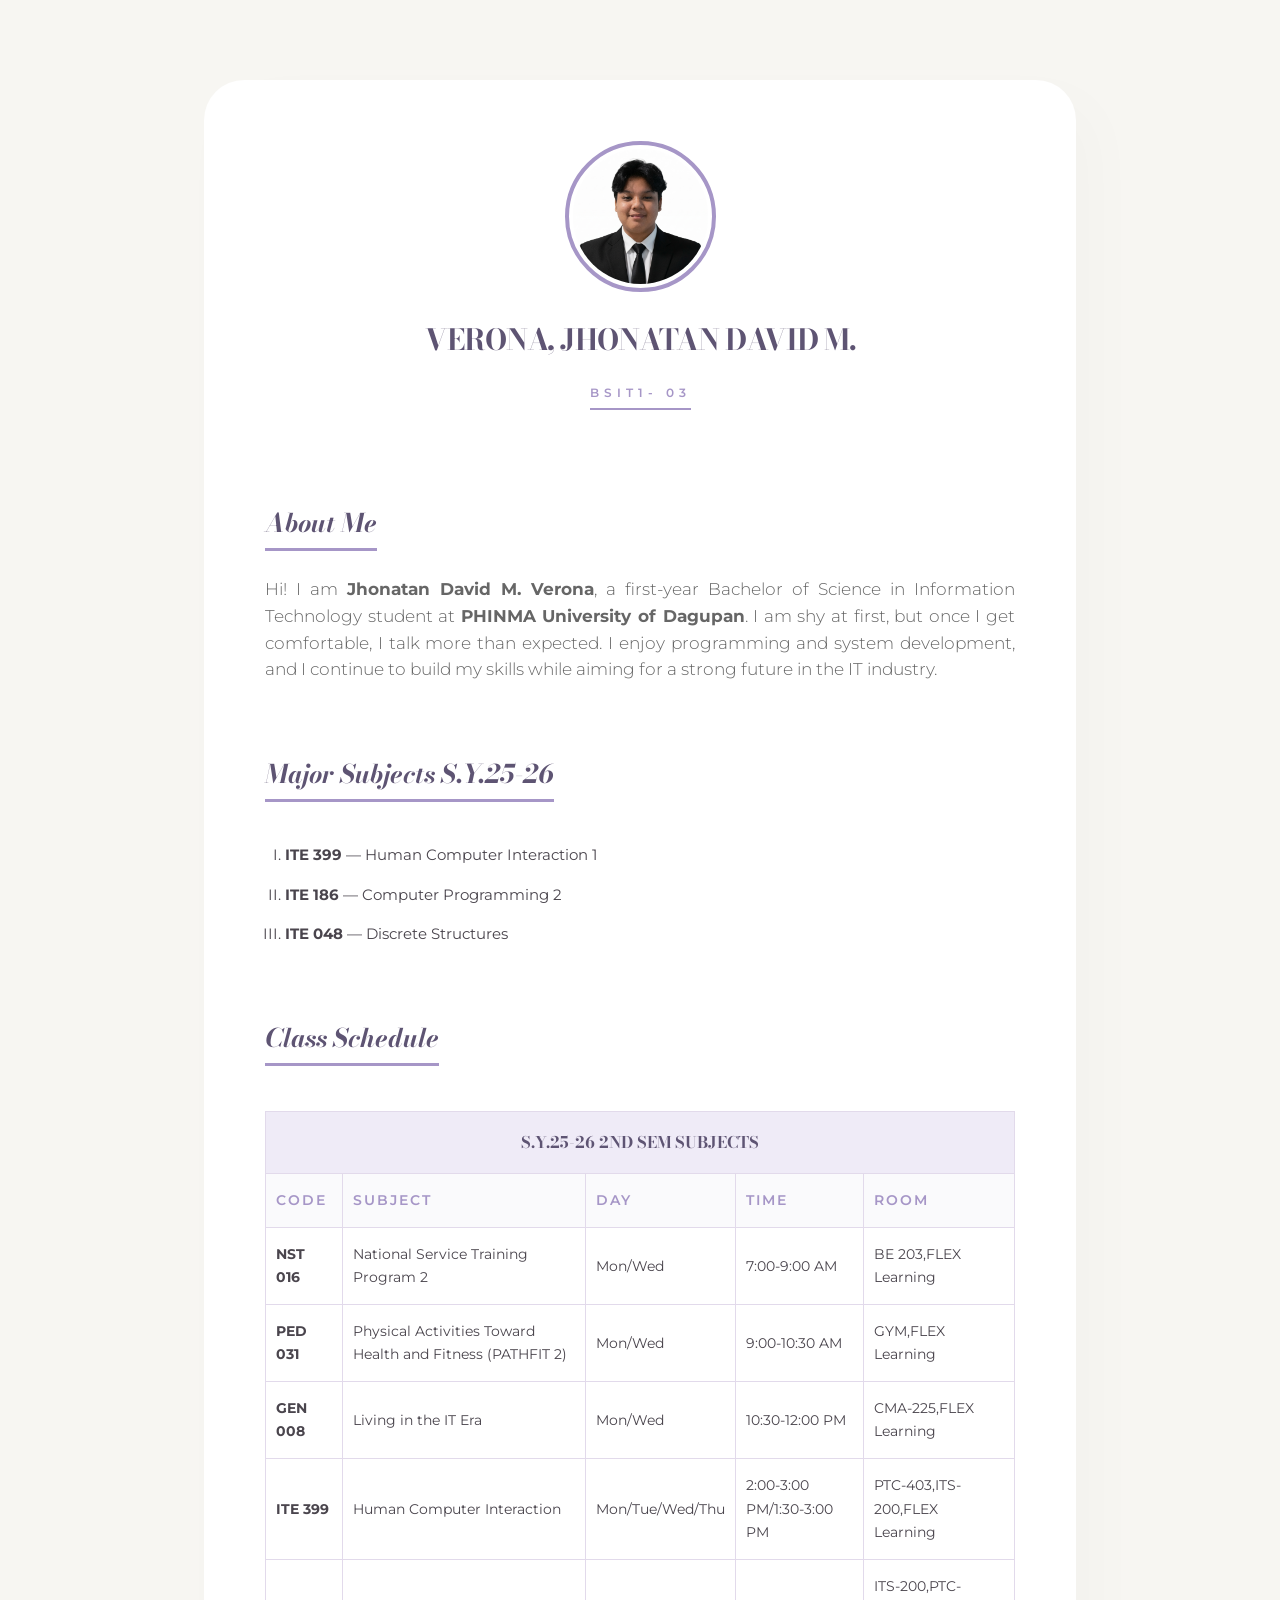
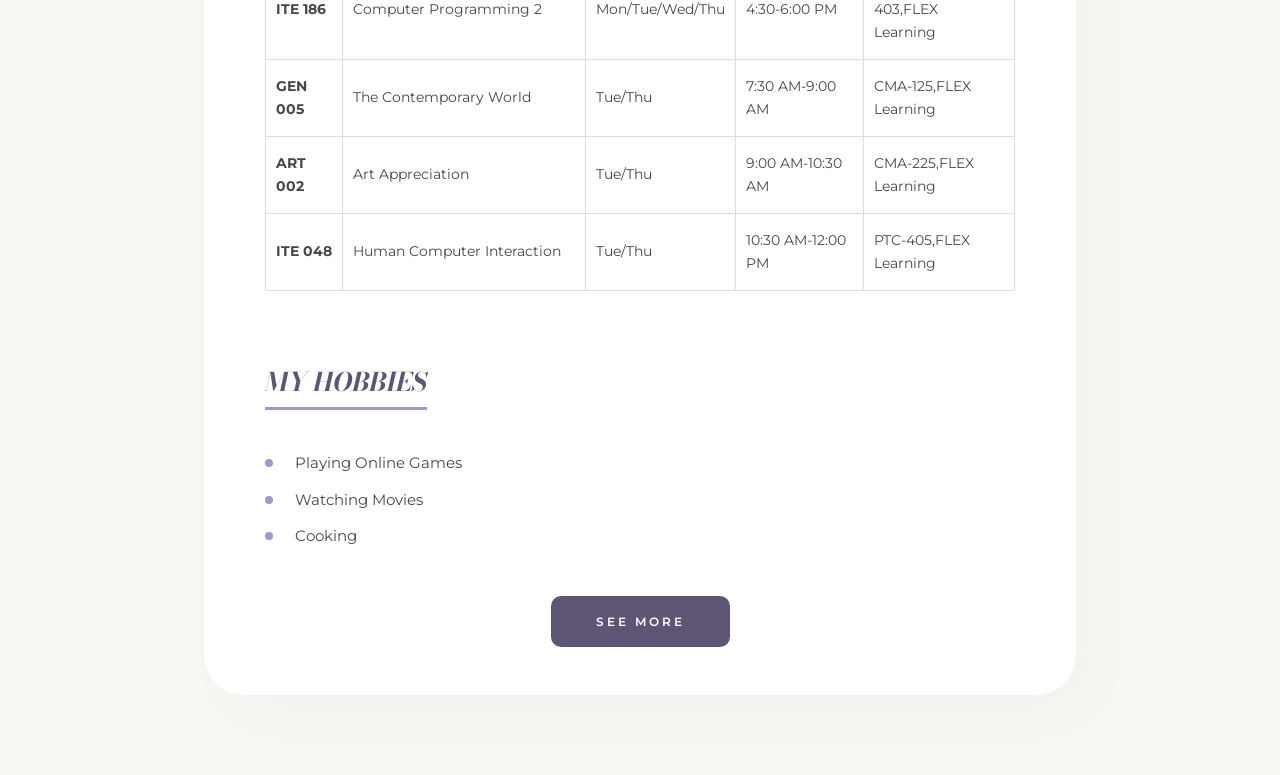
<file: porfolios/Jhonatan's portfolio.html>
<!DOCTYPE html>
<html lang="en">
<head>
    <meta charset="UTF-8">
    <meta name="viewport" content="width=device-width, initial-scale=1.0">
<title>Jhonathan's Portfolio</title>
    <link href="https://fonts.googleapis.com/css2?family=Bodoni+Moda:ital,wght@0,700;1,700&family=Montserrat:wght@300;400;600&display=swap" rel="stylesheet">
    <style>
        :root {
            --bg-color: #f7f6f2;
            --lavender: #a696c7;
            --lavender-dark: #5e5473;
            --lavender-mist: #efebf7;
            --line-color: #e2daeb; 
            --text: #4a454d;
        }

        body {
            background-color: var(--bg-color);
            font-family: 'Montserrat', sans-serif;
            margin: 0;
            padding: 80px 20px;
            color: var(--text);
            line-height: 1.6;
        }

        .portfolio-card {
            max-width: 750px;
            margin: 0 auto;
            background: #ffffff;
            padding: 60px;
            border-radius: 40px;
            box-shadow: 20px 20px 60px rgba(0,0,0,0.02);
            border: 1px solid rgba(255,255,255,0.6);
        }

        header {
            text-align: center;
            margin-bottom: 60px;
        }

        .profile-img {
            width: 135px;
            height: 135px;
            border-radius: 50%;
            object-fit: cover;
            background: white;
            display: block;
            margin: 0 auto;
            border: 4px solid var(--lavender);
            padding: 4px;
            box-shadow: 0 0 0 2px white;
        }

        h1 {
            font-family: 'Bodoni Moda', serif;
            font-size: 3.2rem;
            color: var(--lavender-dark);
            margin: 25px 0 10px 0;
            font-weight: 700;
            letter-spacing: -1px;
        }

        .course-tag {
            font-size: 0.75rem;
            text-transform: uppercase;
            letter-spacing: 5px;
            color: var(--lavender);
            font-weight: 600;

            display: inline-block;
            border-bottom: 2px solid var(--lavender);
            padding-bottom: 5px;
            margin-top: 10px;
        }

        section {
            margin-bottom: 50px;
        }

        h2 {
            font-family: 'Bodoni Moda', serif;
            font-size: 1.6rem;
            color: var(--lavender-dark);
            font-style: italic;
            margin-bottom: 25px;
            display: inline-block;
            border-bottom: 3px solid var(--lavender); 
            padding-bottom: 4px;
        }

        .about-text {
            font-weight: 300;
            font-size: 1.05rem;
            color: #666;
            text-align: justify;
        }

        .roman-list {
            list-style-type: upper-roman;
            padding-left: 20px;
        }

        .roman-list li {
            margin-bottom: 15px;
            font-size: 0.95rem;
        }

        .table-container {
            overflow-x: auto;
            margin-top: 20px;
        }

        .schedule-table {
            width: 100%;
            border-collapse: collapse;
            text-align: left;
            border: 1px solid var(--line-color);
        }

        .schedule-table th {
            background-color: var(--lavender-mist);
            color: var(--lavender-dark);
            padding: 18px;
            font-family: 'Bodoni Moda', serif;
            text-align: center;
            border: 1px solid var(--line-color);
        }

        .sub-head td {
            font-size: 0.65rem;
            text-transform: uppercase;
            letter-spacing: 2px;
            color: var(--lavender);
            padding: 12px 10px;
            font-weight: 600;
            border: 1px solid var(--line-color);
            background-color: #fafafc;
        }

        .schedule-table td {
            padding: 15px 10px;
            font-size: 0.9rem;
            border: 1px solid var(--line-color);
        }

        .bullet-list {
            list-style: none;
            padding-left: 0;
        }

        .bullet-list li {
            position: relative;
            padding-left: 30px;
            margin-bottom: 12px;
            font-size: 0.95rem;
        }

        .bullet-list li::before {
            content: "";
            position: absolute;
            left: 0;
            top: 50%;
            transform: translateY(-50%);
            width: 8px;
            height: 8px;
            background-color: var(--lavender);
            border-radius: 50%;
        }

        .footer-action {
            text-align: center;
            margin-top: 60px;
        }

        .btn-more {
            font-family: 'Montserrat', sans-serif;
            background: var(--lavender-dark);
            color: white;
            text-decoration: none;
            padding: 18px 45px;
            border-radius: 4px;
            font-size: 0.75rem;
            font-weight: 600;
            letter-spacing: 3px;
            text-transform: uppercase;
        }
    </style>
</head>
<body>

    <div class="portfolio-card">
        
        <header>
            <img src="../images/porfolio images/Jhonatan.png"
                 alt="Jhonatan profile photo" class="profile-img">
        <h1 style="font-size: 29px;">VERONA, JHONATAN DAVID M.</h1>
            <p class="course-tag">BSIT1- 03</p>
        </header>

        <section>
            <h2>About Me</h2>
            <div class="about-text">
               Hi! I am <b>Jhonatan David M. Verona</b>, a first-year Bachelor of Science in Information Technology student at <b>PHINMA University of Dagupan</b>.
                I am shy at first, but once I get comfortable, I talk more than expected. I enjoy programming and system development,
                 and I continue to build my skills while aiming for a strong future in the IT industry.

            </div>
        </section>

        <section>
            <h2>Major Subjects S.Y.25-26</h2>
            <ol class="roman-list">
                <li><strong>ITE 399</strong> &mdash; Human Computer Interaction 1</li>
                <li><strong>ITE 186</strong> &mdash; Computer Programming 2</li>
                <li><strong>ITE 048</strong> &mdash; Discrete Structures</li>
            </ol>
        </section>

       <section>
            <h2>Class Schedule</h2>
            <div class="table-container">
                <table class="schedule-table">
                    <thead>
                        <tr>
                            <th colspan="5">S.Y.25-26 2ND SEM SUBJECTS</th>
                        </tr>
                        <tr class="sub-head">
                            <td>CODE</td>
                            <td>SUBJECT</td>
                            <td>DAY</td>
                            <td>TIME</td>
                            <td>ROOM</td>
                        </tr>
                    </thead>
                    <tbody>
                        <tr>
                            <td><b>NST 016</b></td>
                            <td>National Service Training Program 2 </td>
                            <td>Mon/Wed</td>
                            <td>7:00-9:00 AM</td>
                            <td>BE 203,FLEX Learning</td>
                        </tr>
                        <tr>
                            <td><b>PED 031</b></td>
                            <td>Physical Activities Toward Health and Fitness (PATHFIT 2)</td>
                            <td>Mon/Wed</td>
                            <td>9:00-10:30 AM</td>
                            <td>GYM,FLEX Learning</td>
                        </tr>
                        <tr>
                            <td><b>GEN 008</b></td>
                            <td>Living in the IT Era</td>
                            <td>Mon/Wed</td>
                            <td>10:30-12:00 PM</td>
                            <td>CMA-225,FLEX Learning
                            </td>
                        </tr>
                         <tr>
                            <td><b>ITE 399</b></td>
                            <td>Human Computer Interaction</td>
                            <td>Mon/Tue/Wed/Thu</td>
                            <td>2:00-3:00 PM/1:30-3:00 PM</td>
                            <td>PTC-403,ITS-200,FLEX Learning</td>
                        </tr>
                         <tr>
                            <td><b>ITE 186</b></td>
                            <td>Computer Programming 2</td>
                            <td>Mon/Tue/Wed/Thu</td>
                            <td>4:30-6:00 PM</td>
                            <td>ITS-200,PTC-403,FLEX Learning</td>
                        </tr>
                         <tr>
                            <td><b>GEN 005</b></td>
                            <td>The Contemporary World</td>
                            <td>Tue/Thu</td>
                            <td>7:30 AM-9:00 AM</td>
                            <td>CMA-125,FLEX Learning</td>
                        </tr>
                         <tr>
                            <td><b>ART 002</b></td>
                            <td>Art Appreciation</td>
                            <td>Tue/Thu</td>
                            <td>9:00 AM-10:30 AM</td>
                            <td>CMA-225,FLEX Learning</td>
                        </tr>
                         <tr>
                            <td><b>ITE 048</b></td>
                            <td>Human Computer Interaction</td>
                            <td>Tue/Thu</td>
                            <td>10:30 AM-12:00 PM</td>
                            <td>PTC-405,FLEX Learning</td>
                        </tr>
                        
                    </tbody>
                </table>
            </div>
        </section>

        <section>
            <h2> MY HOBBIES</h2>
            <ul class="bullet-list">
                <li>Playing Online Games</li>
                <li>Watching Movies</li>
                <li>Cooking</li>
            </ul>
        </section>

        <div class="footer-action">
            <a style="border-radius: 10px;" href="https://www.facebook.com/Jonathan.verona8" class="btn-more">See More</a>
        </div>

    </div>

</body>
</html>
</file>
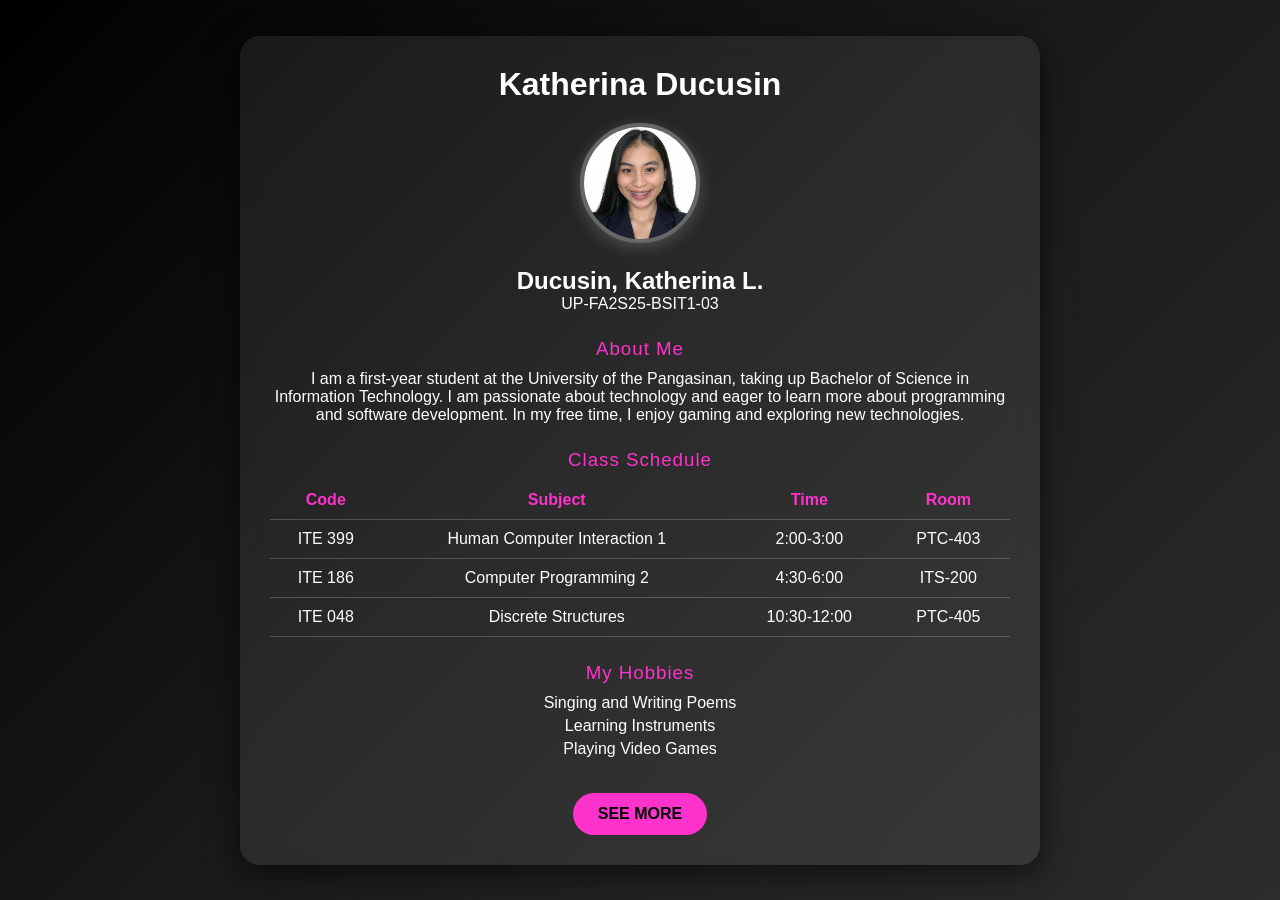
<file: porfolios/Kath's portfolio.html>
<!DOCTYPE html>
<html lang="en">
<head>
    <meta charset="UTF-8">
    <title>Katherina's Portfolio</title>
    <meta name="viewport" content="width=device-width, initial-scale=1.0">
    <style>
        * {
    margin: 0;
    padding: 0;
    box-sizing: border-box;
}

body {
    font-family: 'Segoe UI', sans-serif;
    min-height: 100vh;
    display: flex;
    justify-content: center;
    align-items: center;
    background: linear-gradient(135deg, #000000, #1a1a1a, #2c2c2c);
    color: white;
}

.card {
    width: 90%;
    max-width: 800px;
    padding: 30px;
    border-radius: 20px;
    background: rgba(255, 255, 255, 0.08);
    backdrop-filter: blur(10px);
    box-shadow: 0 8px 32px rgba(0, 0, 0, 0.6);
    text-align: center;
}

.profile {
    width: 120px;
    height: 120px;
    object-fit: cover;
    border-radius: 50%;
    margin: 20px 0;
    border: 4px solid rgba(255, 255, 255, 0.3);
    box-shadow: 0 4px 15px rgba(255, 255, 255, 0.2);
}

.section {
    margin-top: 25px;
}

.section h3 {
    margin-bottom: 10px;
    font-weight: 500;
    letter-spacing: 1px;
    color: #ff32cc;
}

table {
    width: 100%;
    border-collapse: collapse;
    margin-top: 10px;
}

th, td {
    padding: 10px;
    border-bottom: 1px solid rgba(255, 255, 255, 0.2);
}

th {
    color: #ff32cc;
}


ul {
    list-style: none;
    margin-top: 10px;
}

ul li {
    margin: 5px 0;
}

.btn {
    display: inline-block;
    margin-top: 30px;
    padding: 12px 25px;
    border-radius: 30px;
    text-decoration: none;
    background: #ff32cc;
    color: black;
    font-weight: bold;
    transition: 0.3s ease;
}

.btn:hover {
    background: white;
    transform: scale(1.05);
}

    </style>
</head>
<body>

<div class="card">

    <h1>Katherina Ducusin</h1>

    <img src="../images/porfolio images/kath.jpeg" alt="Profile Picture" class="profile">

    <h2>Ducusin, Katherina L.</h2>
    <p class="section-title">UP-FA2S25-BSIT1-03</p>

    <div class="section">
        <h3>About Me</h3>
        <p>I am a first-year student at the University of the Pangasinan, taking up Bachelor of Science in Information Technology. 
		I am passionate about technology and eager to learn more about programming and software development. In my free time, I enjoy gaming and exploring new technologies.</p>
    </div>

    <div class="section">
        <h3>Class Schedule</h3>

        <table>
            <tr>
                <th>Code</th>
                <th>Subject</th>
                <th>Time</th>
                <th>Room</th>
            </tr>
            <tr>
                <td>ITE 399</td>
                <td>Human Computer Interaction 1</td>
                <td>2:00-3:00</td>
                <td>PTC-403</td>
            </tr>
            <tr>
                <td>ITE 186</td>
                <td>Computer Programming 2</td>
                <td>4:30-6:00</td>
                <td>ITS-200</td>
            </tr>
            <tr>
                <td>ITE 048</td>
                <td>Discrete Structures</td>
                <td>10:30-12:00</td>
                <td>PTC-405</td>
            </tr>
        </table>
    </div>

    <div class="section">
        <h3>My Hobbies</h3>
        <ul>
            <li>Singing and Writing Poems</li>
            <li>Learning Instruments</li>
            <li>Playing Video Games</li>
        </ul>
    </div>

    <a href="https://www.facebook.com/katherina.ducusin/" target="_blank" class="btn">SEE MORE</a>

</div>

</body>
</html>
</file>
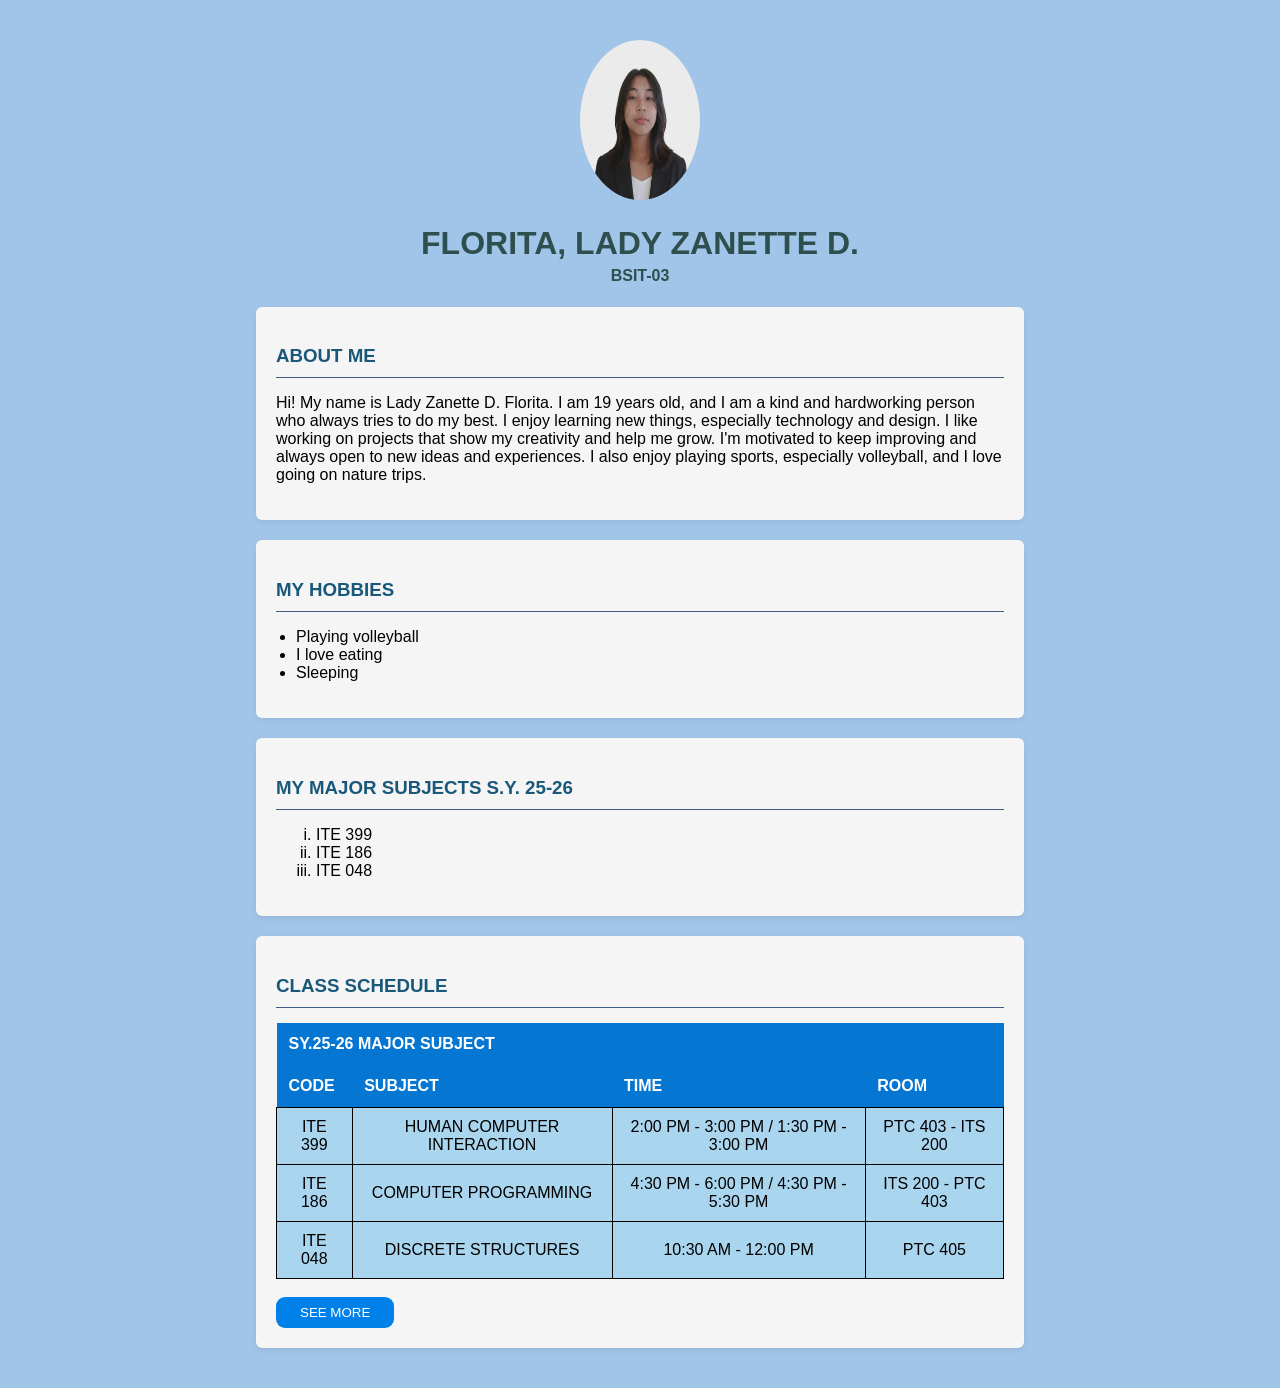
<file: porfolios/Zanette's portfolio.html>
<!DOCTYPE html>
<html lang="en">

<head>
    <meta charset="UTF-8">
    <meta name="viewport" content="width=device-width, initial-scale=1.0">
    <title>Zanette's Portfolio</title>

    <style>
        body {
            font-family: Arial, Helvetica, sans-serif;
            background-color: #a1c5e9;
            margin: 0;
            padding: 0;
        }

        .container {
            width: 60%;
            margin: 40px auto;
            text-align: center;
        }

        img {
            width: 120px;
            height: 160px;
            border-radius: 50%;
        }

        h1 {
            color: #2F4F4F;
            margin-bottom: 5px;
        }

        h4 {
            color: #2F4F4F;
            margin-top: 0;
        }

        .section {
            background: #f5f5f5;
            padding: 20px;
            margin: 20px 0;
            text-align: left;
            border-radius: 6px;
            box-shadow: 0 2px 6px rgba(0, 0, 0, 0.08);
        }

        .section h3 {
            color: #1a587a;
            border-bottom: 1px solid #3e5f88;
            padding-bottom: 10px;
            margin-bottom: 15px;
        }

        ul {
            padding-left: 20px;
        }

        table {
            width: 100%;
            border-collapse: collapse;
            margin-top: 15px;
        }

        th {
            background-color: #0576d2;
            color: white;
            padding: 12px;
        }

        td {
            border: 1px solid #000000;
            padding: 10px;
            text-align: center;
            background-color: #a7d4eef5;
        }

        button {
            background-color: #0080e9;
            color: white;
            border: none;
            padding: 8px 24px;
            border-radius: 9px;
            cursor: pointer;
        }

        button:hover {
            background-color: #a1c1db;
        }
    </style>
</head>

<body>

    <div class="container">

        <img src="../images/porfolio images/Zanette (1).jpg" alt="Profile Picture">
        <h1>FLORITA, LADY ZANETTE D.</h1>
        <h4>BSIT-03</h4>

        <div class="section">
            <h3>ABOUT ME</h3>
            <p>
                Hi! My name is Lady Zanette D. Florita. I am 19 years old, and I am a kind and hardworking person who
                always tries to do my best. I enjoy learning new things, especially technology and design. I like
                working on projects that show my creativity and help me grow. I'm motivated to keep improving and
                always open to new ideas and experiences. I also enjoy playing sports, especially volleyball, and I
                love going on nature trips.
            </p>
        </div>

        <div class="section">
            <h3>MY HOBBIES</h3>
            <ul>
                <li>Playing volleyball</li>
                <li>I love eating</li>
                <li>Sleeping</li>
            </ul>
        </div>

        <div class="section">
            <h3>MY MAJOR SUBJECTS S.Y. 25-26</h3>
            <ol type="i">
                <li>ITE 399</li>
                <li>ITE 186</li>
                <li>ITE 048</li>
            </ol>
        </div>

        <div class="section">
            <h3>CLASS SCHEDULE</h3>

            <table>
                <tr>
                    <th colspan="4">SY.25-26 MAJOR SUBJECT</th>
                </tr>
                <tr>
                    <th>CODE</th>
                    <th>SUBJECT</th>
                    <th>TIME</th>
                    <th>ROOM</th>
                </tr>
                <tr>
                    <td>ITE 399</td>
                    <td>HUMAN COMPUTER INTERACTION</td>
                    <td>2:00 PM - 3:00 PM / 1:30 PM - 3:00 PM</td>
                    <td>PTC 403 - ITS 200</td>
                </tr>
                <tr>
                    <td>ITE 186</td>
                    <td>COMPUTER PROGRAMMING</td>
                    <td>4:30 PM - 6:00 PM / 4:30 PM - 5:30 PM</td>
                    <td>ITS 200 - PTC 403</td>
                </tr>
                <tr>
                    <td>ITE 048</td>
                    <td>DISCRETE STRUCTURES</td>
                    <td>10:30 AM - 12:00 PM</td>
                    <td>PTC 405</td>
                </tr>
            </table>

            <br>

            <a href="https://www.facebook.com" target="_blank">
                <button>SEE MORE</button>
            </a>

        </div>
    </div>

</body>

</html>
</file>
<file: style.css>
* {
  margin: 0;
  padding: 0;
  box-sizing: border-box;
}

:root {
  --accent: #FDA481;
  --accent-deep: #B4182D;
  --text-main: #ffffff;
  --text-soft: #d4dae9;
  --nav-bg: rgba(18, 24, 42, 0.58);
  --nav-border: rgba(214, 224, 246, 0.16);
}
html {
  scrollbar-gutter: stable;
}
body {
  font-family: 'Segoe UI', sans-serif;
  background:
    linear-gradient(135deg, rgba(24, 26, 47, 0.95) 0%, rgba(36, 46, 73, 0.9) 42%, rgba(84, 22, 43, 0.82) 100%),
    linear-gradient(rgba(24, 26, 47, 0.58), rgba(24, 26, 47, 0.72)),
    url("images/hero-image2.jpg");
  background-size: cover;
  background-position: center;
  background-attachment: scroll;
  background-repeat: no-repeat;
  color: var(--text-main);
  overflow-x: hidden;
}
nav {
  position: fixed;
  z-index: 30;
  width: 100%;
  top: 0;
  left: 0;
  display: grid;
  grid-template-columns: auto minmax(0, 1fr);
  align-items: center;
  padding: 16px 60px;
  background: linear-gradient(180deg, rgba(18, 24, 42, 0.58) 0%, rgba(18, 24, 42, 0.2) 72%, rgba(18, 24, 42, 0) 100%);
  border-bottom: 1px solid rgba(214, 224, 246, 0.16);
  box-shadow: 0 10px 24px rgba(8, 12, 26, 0.26);
  backdrop-filter: blur(9px);
  -webkit-backdrop-filter: blur(9px);
  column-gap: clamp(10px, 2.2vw, 20px);
}

.logo {
  flex: 0 0 auto;
  min-width: 0;
}
.logo img {
  height: clamp(30px, 4vw, 44px);
  width: auto;
  display: block;
}
.logo-dark{
  display: none;
}
.logo a {
  display: inline-flex;
  align-items: center;
  padding: 6px 8px;
  border-radius: 10px;
  border: 1px solid transparent;
  background: rgba(255, 255, 255, 0.02);
  transition: border-color 0.25s ease, background-color 0.25s ease, transform 0.25s ease;
}
.logo a:hover {
  border-color: rgba(255, 195, 168, 0.28);
  background: rgba(255, 163, 127, 0.08);
  transform: translateY(-1px);
}
nav ul {
  display: flex;
  list-style: none;
  gap: clamp(12px, 2.1vw, 22px);
  margin-left: 0;
  flex: 0 0 auto;
  min-width: 0;
  justify-content: flex-end;
  flex-wrap: nowrap;
  overflow-x: auto;
  overflow-y: hidden;
  white-space: nowrap;
  scrollbar-width: none;
  padding-bottom: 2px;
  width: 100%;
}

nav ul::-webkit-scrollbar {
  display: none;
}

nav li {
  flex: 0 0 auto;
}
nav a {
  display: inline-block;
  color: #d8dceb;
  text-decoration: none;
  font-size: 1rem;
  line-height: 1.2;
  font-weight: 500;
  padding: 6px 8px;
  border-radius: 8px;
  position: relative;
  transition: color 0.25s ease, text-shadow 0.25s ease;
}
nav ul a::after {
  content: "";
  width: 0;
  height: 3px;
  background: var(--accent);
  position: absolute;
  left: 8px;
  bottom: -3px;
  transition: width 0.25s ease;
}
nav a:hover::after {
  width: calc(100% - 16px);
}
nav a:hover {
  color: var(--accent);
}

nav a:focus-visible {
  outline: 2px solid rgba(255, 195, 168, 0.8);
  outline-offset: 2px;
}
nav a[aria-current="page"] {
  color: var(--accent);
  text-shadow: 0 0 10px rgba(255, 163, 127, 0.28);
}
nav a[aria-current="page"]::after {
  width: calc(100% - 16px);
}
.hero {
  position: relative;
  min-height: 100svh;
  height: auto;
  display: flex;
  align-items: center;
  padding: 0 60px;

  background: 
    linear-gradient(135deg, rgba(24, 26, 47, 0.6) 0%, rgba(36, 46, 73, 0.7) 42%, rgba(84, 22, 43, 0.82) 100%),
    linear-gradient(rgba(24, 26, 47, 0.3), rgba(24, 26, 47, 0.4)),
    url("images/hero-image2.jpg");
  background-size: cover; 
  background-position: center; 
  background-repeat: no-repeat;
  animation: heroFadeIn 0.65s ease-out both;
}
.hero-content {
  display: flex;
  align-items: center;
  justify-content: space-between;
  max-width: 1320px;
  width: 100%;
  gap: 88px;
  z-index: 2;
  margin: 40px auto 0;
  animation: heroContentRise 0.6s cubic-bezier(0.22, 1, 0.36, 1) both;
}
.hero::before {
  content: "";
  position: absolute;
  inset: 0;

  background: linear-gradient(
    to right,
    #181A2F 5%,
    rgba(24, 26, 47, 0.7) 30%,
    rgba(24, 26, 47, 0.3) 90%,
    transparent
  );

  z-index: 1;
}
.hero-text {
  max-width: 700px;
  line-height: 1.3;
}

.hero-visual {
  flex: 1 1 520px;
  display: flex;
  justify-content: center;
  align-items: center;
  min-width: 290px;
  position: relative;
  isolation: isolate;
  padding: 6px 0;
  opacity: 0;
  transform: translateY(10px);
  animation: heroItemReveal 0.65s ease-out 0.52s forwards;
}

.hero-visual::before {
  content: "";
  position: absolute;
  width: min(74%, 470px);
  height: min(72%, 360px);
  right: 2%;
  top: 3%;
  border-radius: 36px;
  background:
    radial-gradient(circle at 28% 30%, rgba(253, 164, 129, 0.28) 0%, rgba(253, 164, 129, 0) 58%),
    radial-gradient(circle at 74% 66%, rgba(180, 24, 45, 0.22) 0%, rgba(180, 24, 45, 0) 64%);
  filter: blur(14px);
  z-index: -2;
  pointer-events: none;
}

.hero-visual::after {
  content: none;
}

.hero-image-frame {
  width: min(100%, 640px);
  padding: clamp(10px, 1.6vw, 14px);
  position: relative;
  overflow: hidden;
  border-radius: 24px;
  background: linear-gradient(145deg, rgba(15, 20, 35, 0.76), rgba(34, 43, 70, 0.62));
  border: 1px solid rgba(255, 255, 255, 0.16);
  box-shadow: 0 18px 34px rgba(8, 12, 26, 0.36), 0 0 20px rgba(253, 164, 129, 0.12);
  backdrop-filter: blur(3px);
  -webkit-backdrop-filter: blur(3px);
  transition: transform 0.28s ease, box-shadow 0.28s ease, border-color 0.28s ease, filter 0.28s ease;
}

.hero-image-frame::after {
  content: "";
  position: absolute;
  top: -36%;
  left: -42%;
  width: 45%;
  height: 190%;
  transform: rotate(14deg);
  background: linear-gradient(120deg, rgba(255, 255, 255, 0), rgba(255, 255, 255, 0.28), rgba(255, 255, 255, 0));
  opacity: 0;
  pointer-events: none;
  transition: left 0.55s ease, opacity 0.32s ease;
}

.hero-image-frame img {
  display: block;
  width: 100%;
  height: auto;
  max-height: min(64vh, 540px);
  object-fit: contain;
  border-radius: 14px;
  border: 1px solid rgba(214, 224, 246, 0.16);
  box-shadow: 0 14px 28px rgba(8, 12, 26, 0.28);
  transition: transform 0.28s ease, filter 0.28s ease, box-shadow 0.28s ease, border-color 0.28s ease;
}

.hero-image-frame:hover {
  transform: translateY(-3px);
  border-color: rgba(255, 195, 168, 0.52);
  box-shadow: 0 24px 44px rgba(8, 12, 26, 0.42), 0 0 24px rgba(253, 164, 129, 0.25);
}

.hero-image-frame:hover::after {
  left: 118%;
  opacity: 1;
}

.hero-image-frame:hover img {
  transform: scale(1.014);
  filter: saturate(1.06) contrast(1.03) brightness(1.015);
  border-color: rgba(255, 195, 168, 0.42);
  box-shadow: 0 20px 36px rgba(8, 12, 26, 0.36);
}
.hero-text h1 {
  font-size: clamp(4.6rem, 9vw, 6.4rem);
  font-weight: 800;
  margin-bottom: 18px;
  color: var(--accent);
  letter-spacing: 1px;
  opacity: 0;
  transform: translateY(10px);
  animation: heroItemReveal 0.65s ease-out 0.15s forwards;
}
.hero-text span {
  background: linear-gradient(135deg, var(--accent-deep), var(--accent));
  -webkit-background-clip: text;
  -webkit-text-fill-color: transparent;
  display: inline-block;
  background-clip: text;
}
.tagline {
  font-size: 1.55rem;
  color: white;
  margin-bottom: 28px;
  letter-spacing: 1.2px;
  font-weight: 500;
  opacity: 0;
  transform: translateY(10px);
  animation: heroItemReveal 0.65s ease-out 0.26s forwards;
}
.hero-text p {
  color: var(--text-soft);
  margin-bottom: 40px;
  line-height: 1.9;
  font-size: 1.12rem;
  max-width: 640px;
  opacity: 0;
  transform: translateY(10px);
  animation: heroItemReveal 0.65s ease-out 0.36s forwards;
}
.cta-button {
  background: rgba(253, 164, 129, 0.14);
  border: 1px solid rgba(255, 195, 168, 0.38);
  padding: 16px 32px;
  border-radius: 999px;
  text-decoration: none;
  color: #ffd8c9;
  font-weight: 600;
  transition: transform 0.22s ease, box-shadow 0.22s ease, background-color 0.22s ease, border-color 0.22s ease, color 0.22s ease, filter 0.22s ease;
  display: inline-block;
  box-shadow: 0 8px 18px rgba(8, 12, 26, 0.18);
}

.cta-actions {
  display: flex;
  flex-wrap: wrap;
  gap: 14px;
  align-items: center;
  margin-top: 4px;
  opacity: 0;
  transform: translateY(10px);
  animation: heroItemReveal 0.65s ease-out 0.46s forwards;
}

.cta-secondary {
  background: rgba(46, 204, 113, 0.2);
  color: #dcffe9;
  border-color: rgba(46, 204, 113, 0.66);
  padding: 14px 26px;
  font-weight: 550;
  box-shadow: 0 6px 14px rgba(8, 12, 26, 0.14);
}

.cta-button.cta-secondary:hover {
  transform: translateY(-1px);
  background: rgba(20, 110, 61, 0.78);
  color: #ffffff;
  border-color: rgba(46, 204, 113, 0.9);
  box-shadow: 0 10px 22px rgba(8, 12, 26, 0.24), 0 0 12px rgba(32, 178, 98, 0.3);
}

.cta-secondary:focus-visible,
.cta-button:focus-visible {
  outline: 2px solid rgba(255, 195, 168, 0.85);
  outline-offset: 3px;
}
.cta-button:hover {
  transform: translateY(-1px);
  background: rgba(180, 24, 45, 0.55);
  border-color: rgba(253, 164, 129, 0.85);
  color: #ffffff;
  box-shadow: 0 12px 24px rgba(8, 12, 26, 0.24), 0 0 16px rgba(253, 164, 129, 0.45);
}
@keyframes heroFadeIn {
  from {
    opacity: 0.6;
  }
  to {
    opacity: 1;
  }
}

@keyframes heroContentRise {
  from {
    transform: translateY(8px);
  }
  to {
    transform: translateY(0);
  }
}

@keyframes heroItemReveal {
  from {
    opacity: 0;
    transform: translateY(10px);
  }
  to {
    opacity: 1;
    transform: translateY(0);
  }
}

.site-footer {
  position: relative;
  margin-top: 0;
  padding: 40px 60px 24px;
  border-top: none;
  background: linear-gradient(180deg, var(--nav-bg) 0%, rgba(18, 24, 42, 0.2) 72%, rgba(18, 24, 42, 0) 100%);
  box-shadow: 0 -10px 24px rgba(8, 12, 26, 0.18);
  backdrop-filter: blur(9px);
  -webkit-backdrop-filter: blur(9px);
}

.footer-shell {
  max-width: 1240px;
  margin: 0 auto;
  display: grid;
  grid-template-columns: 1.6fr 1fr 1fr 1.2fr;
  gap: 28px;
}

.footer-logo-link {
  display: inline-flex;
  align-items: center;
  padding: 6px 8px;
  border-radius: 10px;
  border: 1px solid transparent;
  background: rgba(255, 255, 255, 0.02);
  margin-bottom: 12px;
  transition: border-color 0.25s ease, background-color 0.25s ease, transform 0.25s ease;
}

.footer-logo-light,
.footer-logo-dark {
  height: 42px;
}

.footer-logo-dark {
  display: none;
}

.footer-logo-link:hover {
  border-color: rgba(255, 195, 168, 0.28);
  background: rgba(255, 163, 127, 0.08);
  transform: translateY(-1px);
}

.footer-brand p {
  color: #d4dae9;
  max-width: 42ch;
  line-height: 1.8;
}

.footer-links-group h4 {
  color: #fff;
  font-size: 1.05rem;
  margin-bottom: 12px;
}

.footer-links {
  list-style: none;
  display: flex;
  flex-direction: column;
  gap: 9px;
}

.footer-links a {
  color: #d4dae9;
  text-decoration: none;
  transition: color 0.2s ease, transform 0.2s ease;
  display: inline-block;
}

.footer-links a:hover {
  color: var(--accent);
  transform: translateX(3px);
}

.footer-feedback h4 {
  color: #fff;
  font-size: 1.05rem;
  margin-bottom: 12px;
}

.footer-feedback p {
  color: #d4dae9;
  line-height: 1.7;
  margin-bottom: 12px;
}

.feedback-link {
  display: inline-flex;
  align-items: center;
  justify-content: center;
  border: 1px solid rgba(255, 195, 168, 0.38);
  background: rgba(253, 164, 129, 0.14);
  color: #ffd8c9;
  font-weight: 600;
  border-radius: 999px;
  padding: 10px 16px;
  text-decoration: none;
  transition: transform 0.22s ease, box-shadow 0.22s ease, background-color 0.22s ease, border-color 0.22s ease, color 0.22s ease, filter 0.22s ease;
}

.feedback-link:hover {
  transform: translateY(-1px);
  background: rgba(180, 24, 45, 0.55);
  border-color: rgba(253, 164, 129, 0.85);
  color: #ffffff;
  box-shadow: 0 12px 24px rgba(8, 12, 26, 0.24), 0 0 14px rgba(253, 164, 129, 0.42);
}

.footer-bottom {
  max-width: 1240px;
  margin: 26px auto 0;
  padding-top: 16px;
  border-top: 1px solid rgba(214, 224, 246, 0.16);
  display: flex;
  align-items: center;
  justify-content: space-between;
  gap: 12px;
  color: #b9c2d8;
  font-size: 0.93rem;
}

@media (prefers-reduced-motion: reduce) {
  .hero,
  .hero-content,
  .hero-text h1,
  .tagline,
  .hero-text p,
  .cta-actions,
  .hero-visual,
  .hero-image-frame {
    animation: none;
    transition: none;
    transform: none;
    opacity: 1;
  }

  .hero-image-frame img {
    transition: none;
    filter: none;
  }

  .hero-image-frame::after {
    display: none;
  }
}

@media (max-width: 1200px) {
  .hero-content {
    gap: 64px;
    margin-left: 0;
  }
}

@media (max-width: 900px) {
  .hero-content {
    flex-direction: column;
    text-align: center;
    gap: 40px;
    margin-left: 0;
    margin-top: 20px;
  }

  .hero {
    align-items: flex-start;
    padding: 170px 24px 56px;
  }

  .hero-text {
    max-width: 100%;
  }

  .hero-text p {
    max-width: 100%;
  }

  .hero-visual {
    width: min(100%, 640px);
    min-width: 0;
  }

  .hero-visual::after {
    display: none;
  }

  .cta-actions {
    justify-content: center;
    gap: 10px;
  }

  .cta-secondary {
    padding: 12px 22px;
  }
}

@media (max-width: 760px) {
  nav {
    padding: 14px 16px;
    column-gap: 6px;
  }

  .logo img {
    height: clamp(28px, 7vw, 36px);
  }

  nav ul {
    gap: 14px;
    justify-content: flex-start;
    flex-wrap: nowrap;
    padding: 0 8px 2px 6px;
    scroll-padding-left: 6px;
    scroll-padding-right: 8px;
    width: 100%;
    max-width: 100%;
    overflow-x: scroll;
    overflow-y: hidden;
    overscroll-behavior-x: contain;
    -webkit-overflow-scrolling: touch;
    touch-action: pan-x pan-y;
    scrollbar-width: none;
    scroll-snap-type: x proximity;
  }

  nav li {
    scroll-snap-align: start;
  }

  nav a {
    white-space: nowrap;
    font-size: clamp(0.82rem, 2.9vw, 0.94rem);
    padding: 5px 0;
  }

  .site-footer {
    padding: 42px 20px 24px;
  }

  .footer-shell {
    grid-template-columns: repeat(2, minmax(0, 1fr));
    gap: 22px 20px;
    align-items: start;
  }

  .footer-brand {
    padding-bottom: 4px;
  }

  .footer-brand,
  .footer-feedback {
    grid-column: 1 / -1;
  }

  .footer-feedback {
    margin-top: 12px;
    padding-top: 14px;
    border-top: 1px solid rgba(214, 224, 246, 0.16);
  }

  .footer-brand p,
  .footer-feedback p {
    max-width: none;
    font-size: 0.98rem;
    line-height: 1.72;
    margin-top: 4px;
    margin-bottom: 8px;
  }

  .footer-links-group h4,
  .footer-feedback h4 {
    margin-bottom: 8px;
    font-size: 1rem;
  }

  .footer-links {
    gap: 8px;
  }

  .footer-links li {
    line-height: 1.58;
  }

  .footer-links a {
    padding: 1px 0;
  }

  .footer-bottom {
    flex-direction: column;
    align-items: flex-start;
    text-align: left;
    gap: 8px;
    margin-top: 20px;
    padding-top: 14px;
  }
}

@media (max-width: 560px) {
  nav {
    gap: 10px;
    padding: 12px 14px;
  }

  .logo img {
    height: 30px;
  }

  nav a {
    padding: 5px 0;
    font-size: clamp(0.8rem, 3.5vw, 0.92rem);
  }

  .footer-shell {
    grid-template-columns: repeat(2, minmax(0, 1fr));
    gap: 18px 14px;
  }

  .site-footer {
    padding: 38px 16px 20px;
  }

  .footer-brand p,
  .footer-feedback p {
    font-size: 0.95rem;
    line-height: 1.65;
  }

  .footer-bottom {
    font-size: 0.86rem;
  }

  .hero-text h1 {
    font-size: clamp(3.4rem, 11vw, 4.8rem);
  }

  .hero {
    padding: 150px 18px 40px;
  }
}

@media (max-width: 390px) {
  .footer-shell {
    grid-template-columns: 1fr;
    gap: 14px;
  }
}
</file>
<file: style2.css>
* {
  margin: 0;
  padding: 0;
  box-sizing: border-box;
}

:root {
  --bg: #181a2f;
  --surface: rgba(36, 46, 73, 0.9);
  --surface-strong: #242e49;
  --border: #37415c;
  --text: #ffffff;
  --muted: #bcc3d4;
  --accent: #FDA481;
  --accent-deep: #b4182d;
  --shadow: 0 18px 45px rgba(8, 12, 26, 0.28);
  --panel: #232946;
  --panel-border: #334167;
  --side-panel: #1d2742;
  --side-panel-deep: #141d35;
  --side-border: #32466f;
  --guide-nav-offset: 92px;
  --guide-card-bg: rgba(18, 24, 42, 0.42);
  --guide-card-bg-hover: rgba(34, 48, 78, 0.62);
  --nav-bg: rgba(18, 24, 42, 0.58);
  --nav-border: rgba(214, 224, 246, 0.16);
  --nav-shadow: 0 10px 24px rgba(8, 12, 26, 0.26);
}

html {
  scroll-behavior: smooth;
  scroll-padding-top: 110px;
  scrollbar-gutter: stable;
}

body {
  font-family: "Segoe UI", sans-serif;
  color: var(--text);
  background:
  linear-gradient(135deg, rgba(24, 26, 47, 0.95) 0%, rgba(36, 46, 73, 0.9) 42%, rgba(84, 22, 43, 0.82) 100%),
  linear-gradient(rgba(24, 26, 47, 0.58), rgba(24, 26, 47, 0.72)),
  url("images/hero-image2.jpg");
  background-size: cover;
  background-position: center;
  background-attachment: scroll;
  background-repeat: no-repeat;
  overflow-x: hidden;
  line-height: 1.6;
}

nav {
  position: fixed;
  z-index: 30;
  width: 100%;
  top: 0;
  left: 0;
  display: grid;
  grid-template-columns: auto minmax(0, 1fr);
  align-items: center;
  padding: 16px 60px;
  background: linear-gradient(180deg, var(--nav-bg) 0%, rgba(18, 24, 42, 0.2) 72%, rgba(18, 24, 42, 0) 100%);
  border-bottom: 1px solid var(--nav-border);
  box-shadow: var(--nav-shadow);
  backdrop-filter: blur(9px);
  -webkit-backdrop-filter: blur(9px);
  column-gap: clamp(10px, 2.2vw, 20px);
}

.logo {
  flex: 0 0 auto;
  min-width: 0;
}

.logo img {
  height: clamp(30px, 4vw, 44px);
  width: auto;
  display: block;
}

.logo-dark {
  display: none;
}

.logo a {
  display: inline-flex;
  align-items: center;
  padding: 6px 8px;
  border-radius: 10px;
  border: 1px solid transparent;
  background: rgba(255, 255, 255, 0.02);
  transition: border-color 0.25s ease, background-color 0.25s ease, transform 0.25s ease;
}

.logo a:hover {
  border-color: rgba(255, 195, 168, 0.28);
  background: rgba(255, 163, 127, 0.08);
  transform: translateY(-1px);
}

nav ul {
  display: flex;
  list-style: none;
  gap: clamp(12px, 2.1vw, 22px);
  margin-left: 0;
  flex: 0 0 auto;
  min-width: 0;
  justify-content: flex-end;
  flex-wrap: nowrap;
  overflow-x: auto;
  overflow-y: hidden;
  white-space: nowrap;
  scrollbar-width: none;
  padding-bottom: 2px;
  width: 100%;
}

nav ul::-webkit-scrollbar {
  display: none;
}

nav li {
  flex: 0 0 auto;
}

nav a {
  display: inline-block;
  position: relative;
  color: #d8dceb;
  text-decoration: none;
  font-size: 1rem;
  line-height: 1.2;
  font-weight: 500;
  padding: 6px 8px;
  border-radius: 8px;
  transition: color 0.25s ease, text-shadow 0.25s ease;
}

nav ul a::after {
  content: "";
  width: 0;
  height: 3px;
  background: var(--accent);
  position: absolute;
  left: 8px;
  bottom: -3px;
  transition: width 0.25s ease;
}

nav a:hover::after {
  width: calc(100% - 16px);
}

nav a:hover {
  color: var(--accent);
}

nav a:focus-visible {
  outline: 2px solid rgba(255, 195, 168, 0.8);
  outline-offset: 2px;
}

nav a[aria-current="page"] {
  color: var(--accent);
  text-shadow: 0 0 10px rgba(255, 163, 127, 0.28);
}

nav a[aria-current="page"]::after {
  width: calc(100% - 16px);
}

.site-footer {
  position: relative;
  margin-top: 0;
  padding: 40px 60px 24px;
  border-top: none;
  background: linear-gradient(180deg, var(--nav-bg) 0%, rgba(18, 24, 42, 0.2) 72%, rgba(18, 24, 42, 0) 100%);
  box-shadow: 0 -10px 24px rgba(8, 12, 26, 0.18);
  backdrop-filter: blur(9px);
  -webkit-backdrop-filter: blur(9px);
}

.footer-shell {
  max-width: 1240px;
  margin: 0 auto;
  display: grid;
  grid-template-columns: 1.6fr 1fr 1fr 1.2fr;
  gap: 28px;
}

.footer-logo-link {
  display: inline-flex;
  align-items: center;
  padding: 6px 8px;
  border-radius: 10px;
  border: 1px solid transparent;
  background: rgba(255, 255, 255, 0.02);
  margin-bottom: 12px;
  transition: border-color 0.25s ease, background-color 0.25s ease, transform 0.25s ease;
}

.footer-logo-light,
.footer-logo-dark {
  height: 42px;
}

.footer-logo-dark {
  display: none;
}

.footer-logo-link:hover {
  border-color: rgba(255, 195, 168, 0.28);
  background: rgba(255, 163, 127, 0.08);
  transform: translateY(-1px);
}

.footer-brand p {
  color: #d4dae9;
  max-width: 42ch;
  line-height: 1.8;
}

.footer-links-group h4 {
  color: #fff;
  font-size: 1.05rem;
  margin-bottom: 12px;
}

.footer-links {
  list-style: none;
  display: flex;
  flex-direction: column;
  gap: 9px;
}

.footer-links a {
  color: #d4dae9;
  text-decoration: none;
  transition: color 0.2s ease, transform 0.2s ease;
  display: inline-block;
}

.footer-links a:hover {
  color: var(--accent);
  transform: translateX(3px);
}

.footer-feedback h4 {
  color: #fff;
  font-size: 1.05rem;
  margin-bottom: 12px;
}

.footer-feedback p {
  color: #d4dae9;
  line-height: 1.7;
  margin-bottom: 12px;
}

.feedback-link {
  display: inline-flex;
  align-items: center;
  justify-content: center;
  border: 1px solid rgba(255, 195, 168, 0.38);
  background: rgba(253, 164, 129, 0.14);
  color: #ffd8c9;
  font-weight: 600;
  border-radius: 999px;
  padding: 10px 16px;
  text-decoration: none;
  transition: transform 0.22s ease, box-shadow 0.22s ease, background-color 0.22s ease, border-color 0.22s ease, color 0.22s ease, filter 0.22s ease;
}

.feedback-link:hover {
  transform: translateY(-1px);
  background: rgba(180, 24, 45, 0.55);
  border-color: rgba(253, 164, 129, 0.85);
  color: #ffffff;
  box-shadow: 0 12px 24px rgba(8, 12, 26, 0.24), 0 0 14px rgba(253, 164, 129, 0.42);
}

.footer-bottom {
  max-width: 1240px;
  margin: 26px auto 0;
  padding-top: 16px;
  border-top: 1px solid rgba(214, 224, 246, 0.16);
  display: flex;
  align-items: center;
  justify-content: space-between;
  gap: 12px;
  color: #b9c2d8;
  font-size: 0.93rem;
}
.about-top {
  min-height: 100vh;
  padding: 150px 60px 80px;
}

.about-hero {
  max-width: 920px;
  margin: 0 auto 56px;
  padding: 0 12px;
  text-align: center;
}

.hero-kicker {
  display: inline-flex;
  align-items: center;
  gap: 10px;
  padding: 8px 14px;
  margin-bottom: 18px;
  border-radius: 999px;
  background: rgba(253, 164, 129, 0.1);
  border: 1px solid rgba(253, 164, 129, 0.2);
  color: var(--accent);
  font-size: 0.86rem;
  font-weight: 600;
  letter-spacing: 0.08em;
  text-transform: uppercase;
}

.about-hero h1 {
  font-size: clamp(3rem, 7vw, 5.4rem);
  line-height: 1.16;
  margin-bottom: 10px;
  padding: 0.08em 0;
  letter-spacing: -0.03em;
  text-wrap: balance;
  
  display: inline-block;
  background: linear-gradient(135deg, var(--accent-deep), var(--accent));
  background-clip: text;
  -webkit-background-clip: text;
  color: transparent;
  -webkit-text-fill-color: transparent;
  opacity: 0;
  transform: translateY(10px);
  animation: pageTitleReveal 0.65s ease-out 0.14s forwards;
}

.about-hero h1 span {
  display: inline-block;
  background: linear-gradient(135deg, var(--accent-deep), var(--accent));
  background-clip: text;
  -webkit-background-clip: text;
  color: transparent;
  -webkit-text-fill-color: transparent;
}

.about-hero p {
  max-width: 1000px;
  margin: 0 auto;
  font-size: clamp(1.04rem, 1.95vw, 1.24rem);
  line-height: 1.8;
  color: #e1e8f7;
  white-space: normal;
  opacity: 0;
  transform: translateY(10px);
  animation: pageTitleReveal 0.65s ease-out 0.24s forwards;
}

.about-nav {
  display: grid;
  grid-template-columns: 1fr;
  gap: 24px;
  max-width: 1120px;
  margin: 0 auto;
}

.card {
  position: relative;
  display: flex;
  align-items: center;
  justify-content: space-between;
  gap: 28px;
  min-height: 300px;
  padding: 34px 34px 32px;
  color: var(--text);
  background: var(--guide-card-bg);
  border: 1px solid var(--panel-border);
  border-radius: 28px;
  box-shadow: 0 16px 34px rgba(10, 14, 28, 0.2);
  transition: transform 0.2s ease, border-color 0.2s ease, box-shadow 0.2s ease, background-color 0.2s ease;
  cursor: default;
  overflow: hidden;
  backdrop-filter: blur(6px);
  -webkit-backdrop-filter: blur(6px);
}

.card::before {
  content: "";
  position: absolute;
  inset: 0;
  background: transparent;
  pointer-events: none;
  transition: opacity 0.22s ease;
}

.card:hover {
  transform: translateY(-7px) scale(1.006);
  border-color: rgba(255, 195, 168, 0.56);
  background: var(--guide-card-bg-hover);
  box-shadow: 0 22px 44px rgba(255, 163, 127, 0.14), 0 0 18px rgba(129, 166, 243, 0.16);
}

.card:hover::before {
  opacity: 0.92;
}

.card-main {
  position: relative;
  z-index: 1;
  flex: 1 1 62%;
  max-width: 620px;
}

.card-side {
  position: relative;
  z-index: 1;
  flex: 0 0 clamp(300px, 33vw, 380px);
  padding: 24px 22px;
  border-radius: 22px;
  background: linear-gradient(180deg, rgba(67, 53, 70, 0.98), rgba(54, 41, 59, 0.98));
  border: 1px solid var(--side-border);
  box-shadow: inset 0 1px 0 rgba(255, 255, 255, 0.04);
  transition: transform 0.2s ease, border-color 0.2s ease, box-shadow 0.2s ease;
}

.card-side::before {
  content: "";
  position: absolute;
  left: 0;
  top: 16px;
  bottom: 16px;
  width: 3px;
  border-radius: 999px;
  background: linear-gradient(180deg, rgba(253, 164, 129, 0.85), rgba(180, 24, 45, 0.75));
  transition: opacity 0.2s ease, filter 0.2s ease;
}

.card:hover .card-side {
  transform: translateY(-2px);
  border-color: rgba(255, 195, 168, 0.42);
  box-shadow: inset 0 1px 0 rgba(255, 255, 255, 0.05), 0 10px 20px rgba(10, 14, 28, 0.2);
}

.card:hover .card-side::before {
  opacity: 0.95;
  filter: saturate(1.1);
}

.about-nav .card:nth-child(2) {
  animation-delay: 0.08s;
}

.about-nav .card:nth-child(3) {
  animation-delay: 0.16s;
}

.about-nav .card:nth-child(4) {
  animation-delay: 0.24s;
}

@keyframes aboutCardRise {
  from {
    opacity: 0;
    transform: translateY(12px);
  }
  to {
    opacity: 1;
    transform: translateY(0);
  }
}

.card-tag {
  display: inline-block;
  margin-bottom: 14px;
  font-size: 0.95rem;
  letter-spacing: 0.08em;
  text-transform: uppercase;
  color: var(--accent);
}

.card h3 {
  margin-bottom: 14px;
  font-size: clamp(1.65rem, 2.45vw, 2.05rem);
  line-height: 1.15;
  color: var(--accent);
}

.card-main p {
  color: #edf2ff;
  font-size: clamp(1.1rem, 1.2vw, 1.22rem);
  line-height: 1.85;
  text-align: left;
  text-indent: 0;
  margin-bottom: 10px;
  position: relative;
  padding-left: 24px;
}

@media (min-width: 961px) {
  body {
    background-attachment: fixed;
  }
}

.about-nav .card-main p::before {
  content: "";
  position: absolute;
  left: 0;
  top: 0.94em;
  width: 9px;
  height: 9px;
  border-radius: 50%;
  transform: translateY(-50%);
  background: radial-gradient(circle at 32% 30%, #ffd8c9 0%, #fda481 45%, #b4182d 100%);
  box-shadow: 0 0 0 3px rgba(253, 164, 129, 0.18), 0 0 10px rgba(253, 164, 129, 0.32);
  transition: transform 0.24s ease, box-shadow 0.24s ease, filter 0.24s ease;
}

.card:hover .card-main p::before {
  transform: translateY(-50%) scale(1.08);
  box-shadow: 0 0 0 3px rgba(253, 164, 129, 0.25), 0 0 14px rgba(253, 164, 129, 0.44);
  filter: saturate(1.08);
}

.card-main p:last-child {
  margin-bottom: 0;
}

.card-side h4 {
  margin-bottom: 12px;
  font-size: 1.15rem;
  color: #fff4ee;
}

.card-side p {
  color: #fff0e9;
  font-size: clamp(1.08rem, 1.15vw, 1.18rem);
  line-height: 1.8;
}

@media (max-width: 1100px) {
  .card {
    gap: 24px;
  }

  .card-side {
    flex-basis: 310px;
  }
}

@media (max-width: 760px) {
  nav {
    padding: 14px 16px;
    column-gap: 6px;
  }

  .logo a {
    width: auto;
  }

  .logo img {
    height: clamp(28px, 7vw, 36px);
  }

  nav ul {
    gap: 14px;
    justify-content: flex-start;
    flex-wrap: nowrap;
    padding: 0 8px 2px 6px;
    scroll-padding-left: 6px;
    scroll-padding-right: 8px;
    width: 100%;
    max-width: 100%;
    overflow-x: scroll;
    overflow-y: hidden;
    overscroll-behavior-x: contain;
    -webkit-overflow-scrolling: touch;
    touch-action: pan-x pan-y;
    scrollbar-width: none;
    scroll-snap-type: x proximity;
  }

  nav li {
    scroll-snap-align: start;
  }

  nav a {
    white-space: nowrap;
    font-size: clamp(0.82rem, 2.9vw, 0.94rem);
    padding: 5px 0;
  }

  .about-top {
  padding: 170px 20px 56px;
  }

  .about-hero {
    padding: 0;
    margin-bottom: 42px;
  }

  .about-hero p {
    white-space: normal;
  }

  .about-nav {
    gap: 28px;
  }

  .card {
    flex-direction: column;
    align-items: stretch;
    min-height: auto;
    padding: 28px 22px 24px;
  }

  .card-main,
  .card-side {
    max-width: none;
    flex-basis: auto;
  }

  .site-footer {
    padding: 42px 20px 24px;
  }

  .footer-shell {
    grid-template-columns: repeat(2, minmax(0, 1fr));
    gap: 22px 20px;
    align-items: start;
  }

  .footer-brand {
    padding-bottom: 4px;
  }

  .footer-brand,
  .footer-feedback {
    grid-column: 1 / -1;
  }

  .footer-feedback {
    margin-top: 12px;
    padding-top: 14px;
    border-top: 1px solid rgba(214, 224, 246, 0.16);
  }

  .footer-brand p,
  .footer-feedback p {
    max-width: none;
    font-size: 0.98rem;
    line-height: 1.72;
    margin-top: 4px;
    margin-bottom: 8px;
  }

  .footer-links-group h4,
  .footer-feedback h4 {
    margin-bottom: 8px;
    font-size: 1rem;
  }

  .footer-links {
    gap: 8px;
  }

  .footer-links li {
    line-height: 1.58;
  }

  .footer-links a {
    padding: 1px 0;
  }

  .footer-bottom {
    flex-direction: column;
    align-items: flex-start;
    text-align: left;
    gap: 8px;
    margin-top: 20px;
    padding-top: 14px;
  }
}

@media (max-width: 560px) {
  nav {
    gap: 10px;
    padding: 12px 14px;
  }

  .logo img {
    height: 30px;
  }

  nav a {
    padding: 5px 0;
    font-size: clamp(0.8rem, 3.5vw, 0.92rem);
  }

  .footer-shell {
    grid-template-columns: repeat(2, minmax(0, 1fr));
    gap: 18px 14px;
  }

  .site-footer {
    padding: 38px 16px 20px;
  }

  .footer-brand p,
  .footer-feedback p {
    font-size: 0.95rem;
    line-height: 1.65;
  }

  .footer-bottom {
    font-size: 0.86rem;
  }

  .card h3 {
    font-size: 1.8rem;
  }

  .card-main p,
  .card-side p {
    font-size: 1.08rem;
    line-height: 1.8;
  }
}

@media (max-width: 390px) {
  .footer-shell {
    grid-template-columns: 1fr;
    gap: 14px;
  }
}

.developers-page {
  min-height: 100vh;
  max-width: 1200px;
  margin: 0 auto;
  padding: 145px 30px 70px;
}

.developers-hero {
  max-width: 900px;
  margin: 0 auto 40px;
  text-align: center;
}

.developers-hero h1 {
  font-size: clamp(2.4rem, 5vw, 4rem);
  line-height: 1.15;
  margin-bottom: 12px;
  letter-spacing: -0.02em;
  color: #ffffff;
  opacity: 0;
  transform: translateY(10px);
  animation: pageTitleReveal 0.65s ease-out 0.16s forwards;
}

.developers-hero h1 span {
  background: linear-gradient(135deg, var(--accent-deep), var(--accent));
  background-clip: text;
  -webkit-background-clip: text;
  color: transparent;
  -webkit-text-fill-color: transparent;
}

.developers-hero p {
  max-width: 760px;
  margin: 0 auto;
  color: #d4dae9;
  font-size: 1.05rem;
  line-height: 1.85;
  opacity: 0;
  transform: translateY(10px);
  animation: pageTitleReveal 0.65s ease-out 0.26s forwards;
}

.developers-grid {
  display: grid;
  grid-template-columns: repeat(2, minmax(0, 1fr));
  gap: 20px;
}

.developers-grid > .developer-card:last-child:nth-child(odd) {
  grid-column: 1 / -1;
  width: min(100%, 560px);
  justify-self: center;
}

.developer-card {
  position: relative;
  display: grid;
  grid-template-columns: auto 1fr;
  gap: 18px;
  align-items: center;
  padding: 24px;
  border-radius: 22px;
  border: 1px solid var(--panel-border);
  background: var(--guide-card-bg);
  box-shadow: 0 16px 34px rgba(10, 14, 28, 0.22);
  transition: transform 0.24s cubic-bezier(0.22, 1, 0.36, 1), border-color 0.2s ease, box-shadow 0.24s cubic-bezier(0.22, 1, 0.36, 1), background-color 0.2s ease;
  overflow: hidden;
  will-change: transform, box-shadow;
  isolation: isolate;
}

.developer-card::before {
  content: "";
  position: absolute;
  inset: 0;
  background: linear-gradient(125deg, rgba(255, 255, 255, 0.12) 0%, rgba(255, 255, 255, 0) 46%);
  opacity: 0;
  transition: opacity 0.24s ease;
  pointer-events: none;
}

.developer-card::after {
  content: "";
  position: absolute;
  inset: 0;
  border-radius: 22px;
  border: 1px solid rgba(255, 195, 168, 0.5);
  opacity: 0;
  transform: scale(0.99);
  transition: opacity 0.24s ease, transform 0.24s cubic-bezier(0.22, 1, 0.36, 1);
  pointer-events: none;
}

.developer-card > * {
  position: relative;
  z-index: 1;
}

.developer-card:hover {
  transform: translateY(-11px) scale(1.012);
  border-color: rgba(255, 163, 127, 0.68);
  background: var(--guide-card-bg-hover);
  box-shadow: 0 34px 66px rgba(8, 12, 26, 0.44), 0 0 20px rgba(253, 164, 129, 0.22);
}

.developer-card:hover::before {
  opacity: 1;
}

.developer-card:hover::after {
  opacity: 1;
  transform: scale(1);
}

.developer-avatar {
  width: 150px;
  height: 150px;
  border-radius: 50%;
  border: 2px solid rgba(255, 195, 168, 0.45);
  background-image: var(--profile-image);
  background-color: rgba(255, 255, 255, 0.08);
  background-size: cover;
  background-position: center;
  background-repeat: no-repeat;
  overflow: hidden;
  box-shadow: 0 10px 20px rgba(8, 12, 26, 0.2);
  transition: transform 0.2s ease, box-shadow 0.2s ease, border-color 0.2s ease, filter 0.2s ease;
}

.developer-card:hover .developer-avatar {
  transform: translateY(-2px) scale(1.03);
  border-color: rgba(255, 195, 168, 0.62);
  box-shadow: 0 13px 24px rgba(8, 12, 26, 0.24), 0 0 10px rgba(253, 164, 129, 0.15);
  filter: saturate(1.03);
}

.developer-info h2 {
  margin-bottom: 6px;
  color: #FDA481;
  font-size: 1.34rem;
  line-height: 1.2;
  transition: text-shadow 0.2s ease, color 0.2s ease;
}

.developer-info p {
  color: #d7dceb;
  font-size: 0.98rem;
  margin-bottom: 3px;
  transition: color 0.2s ease;
}

.developer-card:hover .developer-info h2 {
  text-shadow: 0 4px 14px rgba(253, 164, 129, 0.2);
}

.developer-card:hover .developer-info p {
  color: #dde4f6;
}

.portfolio-link {
  grid-column: 1 / -1;
  justify-self: start;
  margin-top: 4px;
  display: inline-flex;
  align-items: center;
  gap: 8px;
  padding: 10px 16px;
  border-radius: 999px;
  border: 1px solid rgba(255, 195, 168, 0.4);
  background: rgba(255, 163, 127, 0.12);
  color: var(--accent);
  text-decoration: none;
  font-weight: 600;
  transition: transform 0.22s ease, box-shadow 0.22s ease, background-color 0.22s ease, border-color 0.22s ease, color 0.22s ease, filter 0.22s ease;
  box-shadow: 0 8px 18px rgba(8, 12, 26, 0.18);
}

.portfolio-link:hover {
  transform: translateY(-1px);
  background: rgba(180, 24, 45, 0.55);
  border-color: rgba(253, 164, 129, 0.85);
  color: #ffffff;
  box-shadow: 0 12px 24px rgba(8, 12, 26, 0.24), 0 0 16px rgba(253, 164, 129, 0.45);
}

.portfolio-link:focus-visible {
  outline: 2px solid #ffd1bf;
  outline-offset: 3px;
}

@media (max-width: 960px) {
  .developers-page {
    padding: 165px 20px 56px;
  }

  .developers-grid {
    grid-template-columns: 1fr;
  }

  .developers-grid > .developer-card:last-child:nth-child(odd) {
    width: 100%;
    justify-self: stretch;
  }
}

@media (max-width: 560px) {
  .developer-avatar {
    width: 132px;
    height: 132px;
  }

  .developer-card {
    grid-template-columns: 1fr;
    justify-items: center;
    text-align: center;
    padding: 22px 18px;
  }

  .developer-info h2 {
    font-size: 1.2rem;
  }

  .portfolio-link {
    justify-self: center;
  }
}

@media (max-width: 720px) {
  .developer-card {
    grid-template-columns: 1fr;
    justify-items: center;
    text-align: center;
  }

  .portfolio-link {
    justify-self: center;
  }
}

.guide-page {
  min-height: 100vh;
  width: 100%;
  max-width: none;
  margin: 0;
  padding: 138px 24px 56px;
}

.guide-nav {
  grid-template-columns: auto minmax(0, 1fr);
}

.guide-hamburger {
  position: fixed;
  top: calc(var(--guide-nav-offset) + 20px);
  left: 24px;
  z-index: 15;
  width: 52px;
  height: 46px;
  margin-left: 0;
  border: 1px solid rgba(255, 195, 168, 0.76);
  border-radius: 11px;
  background: rgba(22, 30, 52, 0.96);
  display: grid;
  place-items: center;
  cursor: pointer;
  box-shadow: 0 10px 20px rgba(8, 12, 26, 0.26), 0 0 0 1px rgba(255, 163, 127, 0.26);
  transition: opacity 0.24s ease, transform 0.24s ease, box-shadow 0.24s ease, background-color 0.24s ease, border-color 0.24s ease;
}

.guide-hamburger span {
  position: absolute;
  width: 24px;
  height: 2.4px;
  background: #ffe4d7;
  border-radius: 2px;
  transition: transform 0.24s ease, opacity 0.24s ease, background-color 0.24s ease;
}

.guide-hamburger span:nth-child(1) {
  transform: translateY(-7px);
}

.guide-hamburger span:nth-child(2) {
  transform: translateY(0);
}

.guide-hamburger span:nth-child(3) {
  transform: translateY(7px);
}
.guide-hamburger:hover{
  background: rgba(48, 62, 98, 0.94);
  border-color: rgba(255, 195, 168, 0.86);
  box-shadow: 0 12px 24px rgba(8, 12, 26, 0.3), 0 0 10px rgba(255, 163, 127, 0.2);
}

.guide-hamburger:hover span {
  background: var(--accent);
}

.guide-hamburger:focus-visible {
  outline: 2px solid rgba(255, 195, 168, 0.88);
  outline-offset: 2px;
}

body.sidebar-open .guide-hamburger {
  background: rgba(253, 164, 129, 0.14);
  border-color: rgba(255, 195, 168, 0.72);
}

body.sidebar-open .guide-hamburger:hover {
  background: rgba(48, 62, 98, 0.94);
  border-color: rgba(255, 195, 168, 0.86);
  box-shadow: 0 12px 24px rgba(8, 12, 26, 0.3), 0 0 10px rgba(255, 163, 127, 0.2);
}

body.sidebar-open .guide-hamburger:hover span {
  background: var(--accent);
}

body.sidebar-open .guide-hamburger span:nth-child(1) {
  transform: rotate(45deg);
}

body.sidebar-open .guide-hamburger span:nth-child(2) {
  opacity: 0;
}

body.sidebar-open .guide-hamburger span:nth-child(3) {
  transform: rotate(-45deg);
}

.guide-overlay {
  position: fixed;
  inset: 0;
  z-index: 11;
  background: rgba(10, 14, 28, 0.22);
  opacity: 0;
  pointer-events: none;
  transition: opacity 0.2s ease;
}

.guide-sidebar {
  position: fixed;
  top: var(--guide-nav-offset);
  left: 0;
  width: 305px;
  height: calc(100vh - var(--guide-nav-offset));
  padding: 14px 22px 24px;
  border-radius: 0;
  background: linear-gradient(180deg, rgba(29, 39, 66, 0.82), rgba(20, 29, 53, 0.78));
  backdrop-filter: blur(12px);
  -webkit-backdrop-filter: blur(12px);
  border-right: 1px solid rgba(85, 110, 160, 0.48);
  box-shadow: 12px 0 30px rgba(8, 12, 26, 0.2);
  overflow-y: auto;
  overflow-x: hidden;
  z-index: 12;
  transform: translateX(-100%);
  transition: transform 0.24s ease;
}

.guide-sidebar h2 {
  margin-bottom: 26px;
  font-size: clamp(1.35rem, 1.45vw, 1.6rem);
  line-height: 1.2;
  letter-spacing: 0.01em;
  color: #FDA481;
  display: flex;
  align-items: center;
  gap: 8px;
  white-space: nowrap;
}

.guide-sidebar h2::before {
  content: "\2727";
  font-size: 1.12rem;
}

.guide-sidebar ul {
  list-style: none;
  display: flex;
  flex-direction: column;
  gap: 8px;
}

.guide-sidebar a {
  display: flex;
  align-items: center;
  gap: 10px;
  padding: 12px 14px 12px 13px;
  border-radius: 12px;
  color: #f0f4ff;
  text-decoration: none;
  font-size: 1.02rem;
  font-weight: 600;
  border: 1px solid transparent;
  background: transparent;
  transition: background-color 0.15s ease, color 0.15s ease, border-color 0.15s ease, box-shadow 0.15s ease;
}

.guide-sidebar a:hover {
  color: #f1f5ff;
  background: rgba(62, 81, 126, 0.5);
  border-color: rgba(130, 153, 201, 0.22);
  box-shadow: none;
}

.guide-sidebar a.active {
  color: #FDA481;
  background: rgba(86, 106, 150, 0.48);
  border-color: rgba(255, 195, 168, 0.34);
  box-shadow: inset 4px 0 0 #FDA481;
}

.side-icon {
  width: 22px;
  height: 22px;
  display: inline-flex;
  align-items: center;
  justify-content: center;
  flex: 0 0 22px;
  font-size: 0.98rem;
  line-height: 1;
  color: currentColor;
  opacity: 0.95;
}

.side-icon svg {
  width: 22px;
  height: 22px;
  stroke: currentColor;
  fill: none;
  stroke-width: 1.8;
  stroke-linecap: round;
  stroke-linejoin: round;
}

.guide-content {
  display: flex;
  flex-direction: column;
  gap: 34px;
  margin-left: 0;
  transition: margin-left 0.18s ease;
}

.guide-section {
  position: relative;
  padding: clamp(24px, 4vw, 48px);
  border: none;
  border-radius: 0;
  background: transparent;
  backdrop-filter: none;
  -webkit-backdrop-filter: none;
  scroll-margin-top: 116px;
  overflow: visible;
  box-shadow: none;
  transition: none;
}

.guide-section::before {
  display: none;
}

.guide-section::after {
  display: none;
}

.guide-section:hover {
  transform: none;
  border-color: transparent;
  box-shadow: none;
  background-position: initial;
}

.reveal-on-view {
  opacity: 0;
  transform: translateY(14px);
  transition: opacity 0.22s ease, transform 0.22s ease;
  transition-delay: var(--reveal-delay, 0s);
  will-change: opacity, transform;
}

.reveal-on-view.is-visible {
  opacity: 1;
  transform: translateY(0);
}

.panel-overview::before {
  border-color: rgba(255, 163, 127, 0.5);
}

.panel-features::after {
  background: linear-gradient(90deg, rgba(142, 212, 255, 0.9), rgba(117, 150, 255, 0.88));
}

.panel-features {
  background: transparent;
  border: none;
  box-shadow: none;
  padding-top: 6px;
  padding-left: 0;
  padding-right: 0;
  scroll-margin-top: 124px;
}

.panel-features::before,
.panel-features::after {
  display: none;
}

.panel-features:hover {
  transform: none;
  border-color: transparent;
  box-shadow: none;
}

.panel-features .section-divider {
  margin: 22px 0 28px;
}

.panel-features .section-divider::before {
  display: block;
  background: rgba(214, 224, 246, 0.18);
}

.panel-features .divider-icon {
  background: rgba(49, 62, 97, 0.66);
  border-color: rgba(214, 224, 246, 0.26);
}

.panel-features .section-head {
  margin-bottom: 34px;
}

.panel-features .feature-list {
  max-width: 1110px;
  margin: 0 auto;
}

.panel-howto::after {
  background: linear-gradient(90deg, rgba(255, 207, 128, 0.95), rgba(255, 152, 106, 0.9));
}

.panel-howto {
  background: transparent;
  border: none;
  box-shadow: none;
  padding-top: 0;
  padding-left: 0;
  padding-right: 0;
  scroll-margin-top: 124px;
}

.panel-howto::before,
.panel-howto::after {
  display: none;
}

.panel-howto:hover {
  transform: none;
  border-color: transparent;
  box-shadow: none;
}

.panel-howto .section-divider {
  margin: 0 0 20px;
}

.panel-howto .section-divider::before {
  display: block;
  background: rgba(214, 224, 246, 0.18);
}

.panel-howto .divider-icon {
  background: rgba(49, 62, 97, 0.66);
  border-color: rgba(214, 224, 246, 0.26);
}

.howto-shell {
  width: min(100%, 1320px);
  max-width: none;
  margin: 0 auto;
  padding: 0;
  border-radius: 0;
  border: none;
  background: transparent;
  box-shadow: none;
}

.panel-howto .guide-steps {
  max-width: 1110px;
  margin: 0 auto;
}

.panel-howto .section-head {
  margin-bottom: 30px;
}

.panel-visual::after {
  background: linear-gradient(90deg, rgba(161, 255, 223, 0.9), rgba(101, 223, 255, 0.88));
}

.panel-visual {
  background: transparent;
  border: none;
  box-shadow: none;
  padding-top: 0;
  padding-left: 0;
  padding-right: 0;
  scroll-margin-top: 124px;
}

.panel-visual::before,
.panel-visual::after {
  display: none;
}

.panel-visual:hover {
  transform: none;
  border-color: transparent;
  box-shadow: none;
}

.panel-visual .section-divider {
  margin: 0 0 20px;
}

.panel-visual .section-divider::before {
  display: block;
  background: rgba(214, 224, 246, 0.18);
}

.panel-visual .divider-icon {
  background: rgba(49, 62, 97, 0.66);
  border-color: rgba(214, 224, 246, 0.26);
}

.panel-visual .section-head {
  margin-bottom: 26px;
}

.guide-screen {
  min-height: min(820px, calc(100vh - 170px));
  display: flex;
  flex-direction: column;
  justify-content: flex-start;
}

.section-divider {
  position: relative;
  margin: 0 0 22px;
  height: 46px;
}

.section-divider::before {
  content: "";
  position: absolute;
  top: 22px;
  left: 0;
  right: 0;
  height: 1px;
  background: rgba(214, 224, 246, 0.16);
  transition: opacity 0.22s ease, background-color 0.22s ease;
}

.divider-icon {
  position: absolute;
  left: 50%;
  top: 0;
  transform: translateX(-50%);
  min-width: 76px;
  height: 50px;
  border-radius: 999px;
  border: 1px solid rgba(214, 224, 246, 0.18);
  background: rgba(49, 62, 97, 0.58);
  display: grid;
  place-items: center;
  color: var(--accent);
  font-size: 1.4rem;
  box-shadow: 0 8px 16px rgba(8, 12, 26, 0.16);
  transition: transform 0.22s ease, box-shadow 0.22s ease, border-color 0.22s ease, background-color 0.22s ease;
}

.guide-section.is-active .section-divider::before {
  opacity: 0.95;
}

.guide-section.is-active .divider-icon {
  transform: translateX(-50%) translateY(-2px) scale(1.04);
  border-color: rgba(255, 195, 168, 0.34);
  background: rgba(62, 78, 122, 0.72);
  box-shadow: 0 12px 22px rgba(8, 12, 26, 0.22), 0 0 16px rgba(255, 163, 127, 0.18);
}

.divider-icon svg {
  width: 26px;
  height: 26px;
  stroke: currentColor;
  fill: none;
  stroke-width: 1.8;
  stroke-linecap: round;
  stroke-linejoin: round;
}

.section-head {
  text-align: center;
  margin-bottom: 24px;
  position: relative;
  z-index: 1;
}

.section-head h1::after {
  display: none;
}

.section-head p {
  margin: 0 auto;
}

.guide-overview {
  min-height: clamp(520px, 74vh, 700px);
  position: relative;
  display: flex;
  flex-direction: column;
  justify-content: flex-start;
  padding-top: 8px;
  padding-bottom: 8px;
  background: transparent;
  border: none;
  box-shadow: none;
  overflow: hidden;
  isolation: isolate;
}

.guide-overview .section-head {
  margin-top: 0;
  margin-bottom: 22px;
}

.guide-overview .section-head::after {
  content: "";
  display: block;
  width: clamp(110px, 14vw, 170px);
  height: 3px;
  margin: 14px auto 0;
  border-radius: 999px;
  background: linear-gradient(90deg, rgba(180, 24, 45, 0.85), rgba(253, 164, 129, 0.9));
  box-shadow: 0 0 14px rgba(253, 164, 129, 0.25);
}

.guide-overview h1 {
  font-size: clamp(3.2rem, 7.2vw, 5rem) !important;
  line-height: 1.1;
  padding: 0.07em 0;
  margin-bottom: 12px;
  background: linear-gradient(135deg, var(--accent-deep), var(--accent));
  background-clip: text;
  -webkit-background-clip: text;
  color: transparent;
  -webkit-text-fill-color: transparent;
  opacity: 0;
  transform: translateY(10px);
  animation: pageTitleReveal 0.65s ease-out 0.18s forwards;
}

.guide-overview .section-intro {
  max-width: 980px;
  font-size: clamp(1.15rem, 2.3vw, 1.85rem);
  color: #b8becc;
  opacity: 0;
  transform: translateY(10px);
  animation: pageTitleReveal 0.65s ease-out 0.28s forwards;
}

.guide-overview::before,
.guide-overview::after {
  content: "";
  position: absolute;
  pointer-events: none;
  z-index: 0;
}

.guide-overview::before {
  width: 340px;
  height: 340px;
  right: -120px;
  top: -120px;
  background: radial-gradient(circle, rgba(253, 164, 129, 0.2) 0%, rgba(253, 164, 129, 0) 72%);
}

.guide-overview::after {
  width: 300px;
  height: 300px;
  left: -120px;
  bottom: -130px;
  background: radial-gradient(circle, rgba(129, 166, 243, 0.2) 0%, rgba(129, 166, 243, 0) 72%);
}

.guide-overview > * {
  position: relative;
  z-index: 1;
}

.guide-overview:hover {
  transform: none;
  border-color: transparent;
  box-shadow: none;
}

.guide-overview .section-divider {
  margin-bottom: 10px;
}

.guide-overview .section-divider::before {
  display: none;
}

.guide-overview .divider-icon {
  position: static;
  transform: none;
  min-width: auto;
  width: auto;
  height: auto;
  border: none;
  background: transparent;
  color: var(--accent);
  font-size: 3rem;
  margin: 0 auto;
}

.overview-panels {
  margin-top: 20px;
  display: grid;
  grid-template-columns: repeat(2, minmax(0, 1fr));
  gap: 16px;
  max-width: 1080px;
  margin-left: auto;
  margin-right: auto;
}

.overview-panels.single {
  grid-template-columns: 1fr;
  max-width: 1040px;
  margin-top: 56px;
}

.overview-panels.single .overview-card {
  padding: 22px 24px 24px;
  min-height: 220px;
}

.learn-card .learn-head {
  display: flex;
  align-items: center;
  gap: 12px;
  margin-bottom: 10px;
}

.learn-card .mini-icon {
  margin-bottom: 0;
  flex: 0 0 auto;
}

.learn-card h3 {
  margin-bottom: 0;
}

.overview-highlights {
  list-style: none;
  max-width: 1080px;
  margin: 0 auto 8px;
  display: grid;
  grid-template-columns: repeat(3, minmax(0, 1fr));
  gap: 12px;
}

.overview-highlights li {
  padding: 11px 14px;
  border-radius: 12px;
  border: 1px solid rgba(214, 224, 246, 0.34);
  background: var(--guide-card-bg);
  backdrop-filter: blur(4px);
  -webkit-backdrop-filter: blur(4px);
  display: flex;
  align-items: baseline;
  justify-content: center;
  gap: 8px;
  transition: transform 0.18s ease, border-color 0.18s ease, box-shadow 0.18s ease, background-color 0.18s ease;
}

.overview-highlights li:hover {
  transform: translateY(-2px);
  border-color: rgba(255, 195, 168, 0.48);
  box-shadow: 0 8px 18px rgba(8, 12, 26, 0.2), 0 0 10px rgba(255, 163, 127, 0.14);
  background: var(--guide-card-bg-hover);
}

.overview-highlights strong {
  color: var(--accent);
  font-size: 1.15rem;
  line-height: 1;
}

.overview-highlights span {
  color: #d7deef;
  font-size: 0.92rem;
}

.overview-card {
  position: relative;
  border-radius: 14px;
  border: 1px solid rgba(214, 224, 246, 0.16);
  background: var(--guide-card-bg);
  padding: 16px 18px 16px;
  box-shadow: 0 10px 24px rgba(8, 12, 26, 0.18);
  transition: transform 0.2s ease, border-color 0.2s ease, box-shadow 0.2s ease, background-color 0.2s ease;
}

.overview-card.highlight {
  border-color: rgba(255, 195, 168, 0.34);
  box-shadow: 0 12px 26px rgba(8, 12, 26, 0.2), inset 0 0 0 1px rgba(255, 163, 127, 0.08);
}

.overview-card:hover {
  transform: translateY(-4px);
  border-color: rgba(255, 195, 168, 0.48);
  background: var(--guide-card-bg-hover);
  box-shadow: 0 14px 30px rgba(8, 12, 26, 0.22), 0 0 18px rgba(255, 163, 127, 0.16);
}

.overview-card .mini-icon {
  width: 52px;
  height: 52px;
  border-radius: 14px;
  border: 1px solid rgba(255, 195, 168, 0.3);
  background: rgba(71, 84, 122, 0.62);
  display: grid;
  place-items: center;
  color: var(--accent);
  margin-bottom: 10px;
}

.overview-card .mini-icon svg {
  width: 26px;
  height: 26px;
  stroke: currentColor;
  fill: none;
  stroke-width: 1.9;
  stroke-linecap: round;
  stroke-linejoin: round;
}

.overview-card h3 {
  color: var(--accent);
  font-size: clamp(1.45rem, 2.2vw, 1.95rem);
  margin-bottom: 6px;
}

.overview-card p {
  margin: 0;
  max-width: none;
  font-size: clamp(0.98rem, 1.08vw, 1.12rem);
  line-height: 1.7;
  color: #dbe3f4;
}

@media (min-width: 1100px) {
  .guide-overview {
    min-height: clamp(600px, 78vh, 760px);
  }

  .guide-overview .section-head {
    text-align: center;
    margin-bottom: 22px;
  }

  .guide-overview h1 {
    font-size: clamp(3rem, 6.2vw, 4.8rem) !important;
    line-height: 1.1;
    max-width: none;
  }

  .guide-overview .section-head p {
    margin: 0 auto;
    max-width: 62ch;
  }

  .overview-highlights {
    max-width: 980px;
    margin: 0 auto 8px;
  }

  .overview-panels.single {
    max-width: 980px;
    margin-top: 56px;
  }
}

.guide-section h1 {
  margin-bottom: 14px;
  line-height: 1.2;
  font-size: clamp(2rem, 4vw, 3rem);
  color: #FDA481;
  letter-spacing: -0.015em;
  position: relative;
  z-index: 1;
  opacity: 0;
  transform: translateY(10px);
  animation: pageTitleReveal 0.65s ease-out 0.18s forwards;
}

@keyframes pageTitleReveal {
  from {
    opacity: 0;
    transform: translateY(10px);
  }
  to {
    opacity: 1;
    transform: translateY(0);
  }
}

.guide-section .section-head > p {
  color: #d7dceb;
  font-size: 1.05rem;
  line-height: 1.85;
  margin-bottom: 12px;
  max-width: 80ch;
  position: relative;
  z-index: 1;
  opacity: 0;
  transform: translateY(10px);
  animation: pageTitleReveal 0.65s ease-out 0.28s forwards;
}

.guide-section .section-head > p:last-child {
  margin-bottom: 0;
}

.section-intro {
  font-weight: 600;
  color: #e7ecfa;
}

.feature-list {
  margin-top: 6px;
  padding-left: 0;
  list-style: none;
  color: #dce2f2;
  line-height: 1.85;
  display: flex;
  flex-direction: column;
  gap: 12px;
  position: relative;
  z-index: 1;
}

.feature-list li {
  margin-bottom: 0;
  padding: 18px 18px 18px 102px;
  min-height: 172px;
  border-radius: 14px;
  border: 1px solid rgba(214, 224, 246, 0.16);
  background: var(--guide-card-bg);
  position: relative;
  transition: transform 0.2s ease, border-color 0.2s ease, background-color 0.2s ease;
}

.feature-list li::before {
  content: none;
}

.feature-list li .mini-icon {
  position: absolute;
  left: 20px;
  top: 18px;
  width: 64px;
  height: 64px;
  border-radius: 12px;
  border: 1px solid rgba(255, 195, 168, 0.24);
  background: rgba(68, 83, 123, 0.82);
  display: grid;
  place-items: center;
}

.feature-list li .mini-icon svg {
  width: 34px;
  height: 34px;
  stroke: var(--accent);
  fill: none;
  stroke-width: 2;
  stroke-linecap: round;
  stroke-linejoin: round;
}

.feature-list li h3 {
  color: var(--accent);
  font-size: clamp(1.12rem, 1.6vw, 1.55rem);
  margin-bottom: 8px;
}

.feature-list li p {
  margin: 0;
  max-width: none;
  font-size: clamp(1rem, 1.15vw, 1.12rem);
  color: #d7deef;
}

.feature-list li:hover {
  transform: translateY(-5px);
  border-color: rgba(255, 195, 168, 0.52);
  background: var(--guide-card-bg-hover);
  box-shadow: 0 10px 24px rgba(8, 12, 26, 0.2), 0 0 16px rgba(255, 163, 127, 0.14);
}

.guide-steps {
  margin-top: 12px;
  padding-left: 0;
  list-style: none;
  counter-reset: step-counter;
  --step-badge-left: clamp(12px, 1.8vw, 18px);
  --step-badge-size: clamp(44px, 4.6vw, 56px);
  --step-badge-top: clamp(12px, 1.1vw, 14px);
  --step-gap: 10px;
  color: #dce2f2;
  line-height: 1.85;
  position: relative;
  z-index: 1;
}

.guide-steps li {
  margin-bottom: 10px;
  padding: 18px 18px 16px clamp(84px, 8.6vw, 100px);
  border: 1px solid rgba(214, 224, 246, 0.18);
  border-radius: 14px;
  background: var(--guide-card-bg);
  position: relative;
  z-index: 1;
  transition: border-color 0.2s ease, background-color 0.2s ease, transform 0.2s ease, box-shadow 0.2s ease;
}

.guide-steps li:last-child {
  margin-bottom: 0;
}

.guide-steps li::before {
  counter-increment: step-counter;
  content: counter(step-counter);
  position: absolute;
  left: var(--step-badge-left);
  top: var(--step-badge-top);
  width: var(--step-badge-size);
  height: var(--step-badge-size);
  border-radius: 50%;
  display: grid;
  place-items: center;
  font-size: clamp(1.15rem, 1.55vw, 1.55rem);
  font-weight: 700;
  color: #ffe5d9;
  border: 1px solid rgba(180, 24, 45, 0.55);
  background: linear-gradient(180deg, rgba(180, 24, 45, 0.96), rgba(84, 22, 43, 0.95));
  box-shadow: 0 0 24px rgba(180, 24, 45, 0.28);
  z-index: 2;
}

.guide-steps li:hover {
  border-color: rgba(255, 195, 168, 0.5);
  background: var(--guide-card-bg-hover);
  transform: translateX(4px);
  box-shadow: 0 8px 20px rgba(8, 12, 26, 0.2), 0 0 16px rgba(255, 163, 127, 0.14);
}

.guide-steps li:not(:last-child)::after {
  content: "";
  position: absolute;
  left: calc(var(--step-badge-left) + (var(--step-badge-size) / 2));
  top: calc(var(--step-badge-top) + (var(--step-badge-size) / 2));
  height: calc(100% + var(--step-gap));
  width: 3px;
  transform: translateX(-50%) scaleY(1);
  transform-origin: top center;
  background: linear-gradient(
    180deg,
    rgba(129, 166, 243, 0.34) 0%,
    rgba(180, 214, 255, 0.92) 38%,
    rgba(111, 140, 205, 0.32) 100%
  );
  background-size: 100% 240%;
  background-position: 50% 0%;
  z-index: 0;
}

.panel-howto.lines-animate .guide-steps li:not(:last-child)::after {
  transform: translateX(-50%) scaleY(0);
  animation: connectorReveal 0.5s ease forwards, connectorFlow 2.6s ease-in-out infinite;
}

.panel-howto.lines-animate .guide-steps li:nth-child(2):not(:last-child)::after { animation-delay: 0.08s, 0.08s; }
.panel-howto.lines-animate .guide-steps li:nth-child(3):not(:last-child)::after { animation-delay: 0.14s, 0.14s; }
.panel-howto.lines-animate .guide-steps li:nth-child(4):not(:last-child)::after { animation-delay: 0.2s, 0.2s; }
.panel-howto.lines-animate .guide-steps li:nth-child(5):not(:last-child)::after { animation-delay: 0.26s, 0.26s; }
.panel-howto.lines-animate .guide-steps li:nth-child(6):not(:last-child)::after { animation-delay: 0.32s, 0.32s; }
.panel-howto.lines-animate .guide-steps li:nth-child(7):not(:last-child)::after { animation-delay: 0.38s, 0.38s; }

@keyframes connectorReveal {
  from {
    transform: translateX(-50%) scaleY(0);
  }
  to {
    transform: translateX(-50%) scaleY(1);
  }
}

@keyframes connectorFlow {
  0% {
    background-position: 50% 0%;
  }
  50% {
    background-position: 50% 100%;
  }
  100% {
    background-position: 50% 0%;
  }
}

.guide-steps li h3 {
  color: var(--accent);
  font-size: clamp(1.02rem, 1.45vw, 1.35rem);
  margin-bottom: 0;
}

.guide-steps li p {
  margin: 0;
  max-width: none;
  font-size: clamp(1rem, 1.15vw, 1.14rem);
}

.step-head {
  display: flex;
  align-items: center;
  gap: 0;
  margin-bottom: 4px;
}

.visual-flow {
  margin-top: 16px;
  display: flex;
  flex-wrap: wrap;
  align-items: center;
  gap: 10px;
}

.flow-card {
  padding: 12px 16px;
  border-radius: 12px;
  border: 1px solid rgba(255, 255, 255, 0.16);
  background: rgba(67, 53, 70, 0.66);
  color: #f8edf0;
  font-weight: 600;
}

.flow-arrow {
  color: #FDA481;
  font-weight: 700;
}

.visual-guide-grid {
  margin-top: 16px;
  display: grid;
  grid-template-columns: repeat(2, minmax(0, 1fr));
  gap: 18px;
  position: relative;
  z-index: 1;
  max-width: 1240px;
  margin-left: auto;
  margin-right: auto;
}

.visual-guide-item {
  margin: 0;
  border-radius: 18px;
  border: 1px solid rgba(214, 224, 246, 0.16);
  background: var(--guide-card-bg);
  overflow: hidden;
  padding: 18px;
  display: grid;
  grid-template-columns: 1fr;
  gap: 12px;
  align-items: stretch;
  min-height: 430px;
  transition: transform 0.18s ease, border-color 0.18s ease, box-shadow 0.18s ease, background-color 0.18s ease;
}

.visual-guide-item img {
  width: 100%;
  height: 100%;
  min-height: 290px;
  display: block;
  object-fit: cover;
  border-radius: 14px;
  background: rgba(69, 83, 121, 0.56);
  box-shadow: 0 8px 18px rgba(8, 12, 26, 0.22), 0 0 0 1px rgba(253, 164, 129, 0.16);
  transition: transform 0.22s ease, box-shadow 0.22s ease;
  cursor: zoom-in;
}

.visual-guide-item figcaption {
  margin-top: 0;
  padding: 2px 4px 6px;
  color: #dce2f2;
  font-size: clamp(0.98rem, 1.1vw, 1.08rem);
  line-height: 1.7;
  border-top: none;
  display: grid;
  grid-template-columns: auto 1fr;
  column-gap: 12px;
  align-items: start;
}

.visual-guide-item figcaption strong {
  display: block;
  grid-column: 2;
  color: var(--accent);
  font-size: clamp(1.2rem, 1.7vw, 1.6rem);
  margin-bottom: 4px;
  margin-right: 0;
}

.visual-copy {
  grid-column: 2;
}

.visual-icon {
  width: 48px;
  height: 48px;
  border-radius: 11px;
  border: 1px solid rgba(255, 195, 168, 0.24);
  background: rgba(68, 83, 123, 0.82);
  display: grid;
  place-items: center;
  color: var(--accent);
  margin-top: 2px;
  grid-row: 1 / span 2;
}

.visual-icon svg {
  width: 24px;
  height: 24px;
  stroke: currentColor;
  fill: none;
  stroke-width: 2;
  stroke-linecap: round;
  stroke-linejoin: round;
}

.visual-guide-item:hover {
  transform: translateY(-3px);
  border-color: rgba(255, 195, 168, 0.46);
  background: var(--guide-card-bg-hover);
  box-shadow: 0 12px 24px rgba(8, 12, 26, 0.2), 0 0 16px rgba(255, 163, 127, 0.12);
}

.visual-guide-item:hover img {
  transform: scale(1.02);
  box-shadow: 0 10px 22px rgba(8, 12, 26, 0.28), 0 0 0 1px rgba(253, 164, 129, 0.24);
}

.guide-lightbox {
  position: fixed;
  inset: 0;
  z-index: 120;
  display: none;
  align-items: center;
  justify-content: center;
  padding: 24px;
  background: rgba(4, 8, 18, 0.84);
}

.guide-lightbox.open {
  display: flex;
}

.guide-lightbox img {
  width: auto;
  max-width: min(96vw, 1380px);
  max-height: 88vh;
  border-radius: 14px;
  border: 1px solid rgba(255, 195, 168, 0.36);
  box-shadow: 0 18px 40px rgba(0, 0, 0, 0.45);
}

.guide-lightbox-close {
  position: fixed;
  top: 16px;
  right: 18px;
  width: 40px;
  height: 40px;
  border-radius: 999px;
  border: 1px solid rgba(255, 195, 168, 0.42);
  background: rgba(18, 24, 42, 0.9);
  color: #ffd8c9;
  font-size: 1.5rem;
  line-height: 1;
  cursor: pointer;
}

.guide-lightbox-nav {
  position: fixed;
  top: 50%;
  transform: translateY(-50%);
  width: 44px;
  height: 44px;
  border-radius: 999px;
  border: 1px solid rgba(255, 195, 168, 0.42);
  background: rgba(18, 24, 42, 0.9);
  color: #ffd8c9;
  font-size: 1.6rem;
  line-height: 1;
  cursor: pointer;
  display: grid;
  place-items: center;
}

.guide-lightbox-prev {
  left: 18px;
}

.guide-lightbox-next {
  right: 18px;
}

body.sidebar-open .guide-sidebar {
  transform: translateX(0);
}

body.sidebar-open .guide-overlay {
  opacity: 1;
  pointer-events: auto;
}

body.sidebar-open .guide-content {
  margin-left: 305px;
}

@media (min-width: 901px) {
  body.sidebar-open .guide-hamburger {
    opacity: 1;
    pointer-events: auto;
    top: calc(var(--guide-nav-offset) + 14px);
    transform: translateX(225px);
    width: 40px;
    height: 36px;
    border-radius: 8px;
    background: rgba(62, 81, 126, 0.42);
    border-color: rgba(130, 153, 201, 0.34);
    box-shadow: 0 6px 14px rgba(8, 12, 26, 0.2);
  }

  body.sidebar-open .guide-hamburger span {
    width: 20px;
    background: #f0f4ff;
  }

  body.sidebar-open .guide-sidebar h2 {
    min-height: 36px;
    margin-bottom: 22px;
    padding-right: 52px;
    align-items: center;
  }
}

@media (max-width: 900px) {
  :root {
    --guide-nav-offset: 126px;
  }

  .guide-nav {
    grid-template-columns: auto minmax(0, 1fr) auto;
  }

  .guide-page {
    padding: 165px 16px 44px;
  }

  .guide-hamburger {
    position: static;
    top: auto;
    right: auto;
    left: auto;
    width: 44px;
    height: 38px;
    margin-left: 10px;
    border-radius: 9px;
    box-shadow: 0 6px 14px rgba(8, 12, 26, 0.2);
    justify-self: end;
  }

  .guide-hamburger span {
    width: 20px;
  }

  .guide-sidebar {
    width: min(305px, 82vw);
    height: calc(100vh - var(--guide-nav-offset));
    padding-top: 12px;
    border-radius: 0;
    border-right: 1px solid var(--panel-border);
  }

  .guide-sidebar ul {
    flex-direction: column;
  }

  .guide-content {
    margin-left: 0;
  }

  body.sidebar-open .guide-content {
    margin-left: 0;
  }

  .guide-screen {
    min-height: auto;
  }

  .panel-features {
    padding-left: 0;
    padding-right: 0;
    scroll-margin-top: 140px;
  }

  .panel-howto {
    padding-left: 0;
    padding-right: 0;
    scroll-margin-top: 140px;
  }

  .panel-visual {
    padding-left: 0;
    padding-right: 0;
    scroll-margin-top: 140px;
  }

  .guide-steps {
    padding-left: 0;
    --step-badge-left: clamp(10px, 1.8vw, 14px);
    --step-badge-size: clamp(36px, 5vw, 44px);
    --step-badge-top: clamp(16px, 2.2vw, 18px);
  }

  .guide-steps li {
    padding: 18px 16px 16px clamp(78px, 9.2vw, 90px);
  }

  .guide-steps li::before {
    font-size: clamp(1rem, 2vw, 1.15rem);
  }

  .visual-guide-item {
    padding: 18px;
  }

  .howto-shell {
    padding: 24px 14px 20px;
  }

  .guide-overview {
    min-height: auto;
    justify-content: flex-start;
  }

  .overview-panels {
    grid-template-columns: 1fr;
  }

  .overview-highlights {
    grid-template-columns: 1fr;
  }

}

@media (max-width: 640px) {
  .guide-section {
    padding: 28px 16px;
  }

  .guide-sidebar h2 {
    font-size: 1.3rem;
  }

  .feature-list li,
  .guide-steps li {
    padding-left: 88px;
  }

  .feature-list li {
    min-height: auto;
  }

  .feature-list li .mini-icon {
    left: 18px;
    top: 18px;
    width: 54px;
    height: 54px;
  }

  .feature-list li h3,
  .guide-steps li h3 {
    font-size: 1.42rem;
    line-height: 1.28;
  }

  .feature-list li p,
  .guide-steps li p,
  .visual-guide-item figcaption {
    font-size: 1rem;
  }

  .visual-guide-grid {
    grid-template-columns: 1fr;
  }

  .visual-guide-item img {
    height: 190px;
    min-height: 190px;
  }

  .visual-guide-item {
    padding: 16px;
    min-height: auto;
  }

  .visual-guide-item figcaption {
    grid-template-columns: 1fr;
    row-gap: 8px;
  }

  .visual-guide-item figcaption::before {
    grid-row: auto;
    width: 36px;
    height: 36px;
    font-size: 1.2rem;
  }

  .visual-guide-item figcaption strong {
    grid-column: auto;
  }

  .guide-lightbox-nav {
    width: 36px;
    height: 36px;
    font-size: 1.45rem;
  }

  .guide-steps {
    padding-left: 0;
    --step-badge-left: clamp(12px, 4vw, 18px);
    --step-badge-size: clamp(32px, 9vw, 36px);
    --step-badge-top: clamp(16px, 3.5vw, 18px);
  }

  .guide-steps li {
    padding: 18px 14px 16px clamp(72px, 20vw, 84px);
  }

  .guide-steps li::before {
    font-size: clamp(0.92rem, 3.2vw, 1.1rem);
  }

  .step-head {
    align-items: flex-start;
  }
}

@media (max-width: 560px) {
  .guide-hamburger {
    width: 40px;
    height: 34px;
    margin-left: 8px;
  }

  .guide-hamburger span {
    width: 18px;
  }

  .guide-lightbox-nav {
    width: 32px;
    height: 32px;
    font-size: 1.25rem;
  }
}

@media (prefers-reduced-motion: reduce) {
  .guide-section,
  .about-hero h1,
  .about-hero p,
  .developers-hero h1,
  .developers-hero p,
  .guide-overview h1,
  .guide-overview .section-intro,
  .guide-section h1,
  .guide-section .section-head > p,
  .feature-list li,
  .guide-steps li,
  .visual-guide-item,
  .visual-guide-item img,
  .guide-hamburger,
  .section-divider::before,
  .divider-icon,
  .reveal-on-view {
    transition: none;
    transform: none;
    animation: none;
  }

  .guide-steps li:not(:last-child)::after {
    animation: none;
    transform: translateX(-50%) scaleY(1);
  }

  .panel-howto.lines-animate .guide-steps li:not(:last-child)::after {
    animation: none;
    transform: translateX(-50%) scaleY(1);
  }

  .reveal-on-view {
    opacity: 1;
  }

  .about-hero h1,
  .about-hero p,
  .developers-hero h1,
  .developers-hero p,
  .guide-overview h1,
  .guide-overview .section-intro,
  .guide-section h1,
  .guide-section .section-head > p {
    opacity: 1;
  }
}
</file>
<file: Playtrack/style2.css>
﻿* {
  margin: 0;
  padding: 0;
  box-sizing: border-box;
}

:root {
  --bg: #181a2f;
  --surface: rgba(36, 46, 73, 0.9);
  --surface-strong: #242e49;
  --border: #37415c;
  --text: #ffffff;
  --muted: #bcc3d4;
  --accent: #FDA481;
  --accent-deep: #b4182d;
  --shadow: 0 18px 45px rgba(8, 12, 26, 0.28);
  --panel: #232946;
  --panel-border: #334167;
  --side-panel: #1d2742;
  --side-panel-deep: #141d35;
  --side-border: #32466f;
  --guide-nav-offset: 92px;
  --guide-card-bg: rgba(18, 24, 42, 0.42);
  --guide-card-bg-hover: rgba(34, 48, 78, 0.62);
  --nav-bg: rgba(18, 24, 42, 0.58);
  --nav-border: rgba(214, 224, 246, 0.16);
  --nav-shadow: 0 10px 24px rgba(8, 12, 26, 0.26);
}

html {
  scroll-behavior: smooth;
  scroll-padding-top: 110px;
}

body {
  font-family: "Segoe UI", sans-serif;
  color: var(--text);
  background:
  linear-gradient(135deg, rgba(24, 26, 47, 0.95) 0%, rgba(36, 46, 73, 0.9) 42%, rgba(84, 22, 43, 0.82) 100%),
  linear-gradient(rgba(24, 26, 47, 0.58), rgba(24, 26, 47, 0.72)),
  url("images/hero-image2.jpg");
  background-size: cover;
  background-position: center;
  background-attachment: scroll;
  background-repeat: no-repeat;
  overflow-x: hidden;
  line-height: 1.6;
}

nav {
  position: fixed;
  z-index: 30;
  width: 100%;
  top: 0;
  left: 0;
  display: flex;
  justify-content: space-between;
  align-items: center;
  padding: 16px 60px;
  background: linear-gradient(180deg, var(--nav-bg) 0%, rgba(18, 24, 42, 0.2) 72%, rgba(18, 24, 42, 0) 100%);
  border-bottom: 1px solid var(--nav-border);
  box-shadow: var(--nav-shadow);
  backdrop-filter: blur(9px);
  -webkit-backdrop-filter: blur(9px);
}

.logo img {
  height: 44px;
}

.logo-dark {
  display: none;
}

.logo a {
  display: inline-flex;
  align-items: center;
  padding: 6px 8px;
  border-radius: 10px;
  border: 1px solid transparent;
  background: rgba(255, 255, 255, 0.02);
  transition: border-color 0.25s ease, background-color 0.25s ease, transform 0.25s ease;
}

.logo a:hover {
  border-color: rgba(255, 195, 168, 0.28);
  background: rgba(255, 163, 127, 0.08);
  transform: translateY(-1px);
}

nav ul {
  display: flex;
  list-style: none;
  gap: 22px;
}

nav a {
  position: relative;
  color: #d8dceb;
  text-decoration: none;
  font-size: 1rem;
  font-weight: 500;
  padding: 6px 2px;
  transition: color 0.25s ease;
}

nav ul a::after {
  content: "";
  width: 0;
  height: 2px;
  background: var(--accent);
  position: absolute;
  left: 0;
  bottom: -4px;
  transition: width 0.25s ease;
}

nav a:hover::after {
  width: 100%;
}

nav a:hover {
  color: var(--accent);
}

nav a[aria-current="page"] {
  color: #ffffff;
  text-shadow: 0 0 14px rgba(255, 163, 127, 0.35);
}

nav a[aria-current="page"]::after {
  width: 100%;
}

.site-footer {
  position: relative;
  margin-top: 34px;
  padding: 54px 60px 24px;
  border-top: 1px solid var(--nav-border);
  background: linear-gradient(180deg, var(--nav-bg) 0%, rgba(18, 24, 42, 0.2) 72%, rgba(18, 24, 42, 0) 100%);
  box-shadow: 0 -10px 24px rgba(8, 12, 26, 0.18);
  backdrop-filter: blur(9px);
  -webkit-backdrop-filter: blur(9px);
}

.footer-shell {
  max-width: 1240px;
  margin: 0 auto;
  display: grid;
  grid-template-columns: 1.6fr 1fr 1fr 1.2fr;
  gap: 28px;
}

.footer-logo-link {
  display: inline-flex;
  align-items: center;
  padding: 6px 8px;
  border-radius: 10px;
  border: 1px solid transparent;
  background: rgba(255, 255, 255, 0.02);
  margin-bottom: 12px;
  transition: border-color 0.25s ease, background-color 0.25s ease, transform 0.25s ease;
}

.footer-logo-light,
.footer-logo-dark {
  height: 42px;
}

.footer-logo-dark {
  display: none;
}

.footer-logo-link:hover {
  border-color: rgba(255, 195, 168, 0.28);
  background: rgba(255, 163, 127, 0.08);
  transform: translateY(-1px);
}

.footer-brand p {
  color: #d4dae9;
  max-width: 42ch;
  line-height: 1.8;
}

.footer-links-group h4 {
  color: #fff;
  font-size: 1.05rem;
  margin-bottom: 12px;
}

.footer-links {
  list-style: none;
  display: flex;
  flex-direction: column;
  gap: 9px;
}

.footer-links a {
  color: #d4dae9;
  text-decoration: none;
  transition: color 0.2s ease, transform 0.2s ease;
  display: inline-block;
}

.footer-links a:hover {
  color: var(--accent);
  transform: translateX(3px);
}

.footer-feedback h4 {
  color: #fff;
  font-size: 1.05rem;
  margin-bottom: 12px;
}

.footer-feedback p {
  color: #d4dae9;
  line-height: 1.7;
  margin-bottom: 12px;
}

.feedback-link {
  display: inline-flex;
  align-items: center;
  justify-content: center;
  border: 1px solid rgba(255, 195, 168, 0.38);
  background: rgba(253, 164, 129, 0.14);
  color: #ffd8c9;
  font-weight: 600;
  border-radius: 999px;
  padding: 10px 16px;
  text-decoration: none;
  transition: transform 0.22s ease, box-shadow 0.22s ease, background-color 0.22s ease, border-color 0.22s ease, color 0.22s ease, filter 0.22s ease;
}

.feedback-link:hover {
  transform: translateY(-1px);
  background: rgba(180, 24, 45, 0.55);
  border-color: rgba(253, 164, 129, 0.85);
  color: #ffffff;
  box-shadow: 0 12px 24px rgba(8, 12, 26, 0.24), 0 0 14px rgba(253, 164, 129, 0.42);
}

.footer-bottom {
  max-width: 1240px;
  margin: 26px auto 0;
  padding-top: 16px;
  border-top: 1px solid rgba(214, 224, 246, 0.16);
  display: flex;
  align-items: center;
  justify-content: space-between;
  gap: 12px;
  color: #b9c2d8;
  font-size: 0.93rem;
}
.about-top {
  min-height: 100vh;
  padding: 150px 60px 80px;
}

.about-hero {
  max-width: 920px;
  margin: 0 auto 56px;
  padding: 0 12px;
  text-align: center;
}

.hero-kicker {
  display: inline-flex;
  align-items: center;
  gap: 10px;
  padding: 8px 14px;
  margin-bottom: 18px;
  border-radius: 999px;
  background: rgba(253, 164, 129, 0.1);
  border: 1px solid rgba(253, 164, 129, 0.2);
  color: var(--accent);
  font-size: 0.86rem;
  font-weight: 600;
  letter-spacing: 0.08em;
  text-transform: uppercase;
}

.about-hero h1 {
  font-size: clamp(3rem, 7vw, 5.4rem);
  line-height: 1.16;
  margin-bottom: 10px;
  padding: 0.08em 0;
  letter-spacing: -0.03em;
  text-wrap: balance;
  
  display: inline-block;
  background: linear-gradient(135deg, var(--accent-deep), var(--accent));
  background-clip: text;
  -webkit-background-clip: text;
  color: transparent;
  -webkit-text-fill-color: transparent;
}

.about-hero h1 span {
  display: inline-block;
  background: linear-gradient(135deg, var(--accent-deep), var(--accent));
  background-clip: text;
  -webkit-background-clip: text;
  color: transparent;
  -webkit-text-fill-color: transparent;
}

.about-hero p {
  max-width: 1000px;
  margin: 0 auto;
  font-size: clamp(1rem, 1.9vw, 1.2rem);
  line-height: 1.75;
  color: #d4dae9;
  white-space: nowrap;
}

.about-nav {
  display: grid;
  grid-template-columns: 1fr;
  gap: 30px;
  max-width: 1060px;
  margin: 0 auto;
}

.card {
  position: relative;
  display: flex;
  align-items: center;
  justify-content: space-between;
  gap: 28px;
  min-height: 290px;
  padding: 36px;
  color: var(--text);
  background: linear-gradient(180deg, rgba(35, 41, 70, 0.98), rgba(29, 35, 60, 0.98));
  border: 1px solid var(--panel-border);
  border-radius: 28px;
  box-shadow: 0 18px 38px rgba(10, 14, 28, 0.2);
  transition: transform 0.25s ease, border-color 0.25s ease, box-shadow 0.25s ease;
  cursor: default;
}

.card:hover {
  transform: translateY(-8px);
  border-color: rgba(255, 163, 127, 0.45);
  box-shadow: 0 24px 46px rgba(255, 163, 127, 0.1);
}

.card-main {
  flex: 1 1 60%;
  max-width: 590px;
}

.card-side {
  flex: 0 0 380px;
  padding: 28px 24px;
  border-radius: 22px;
  background: linear-gradient(180deg, rgba(67, 53, 70, 0.98), rgba(54, 41, 59, 0.98));
  border: 1px solid var(--side-border);
  box-shadow: inset 0 1px 0 rgba(255, 255, 255, 0.04);
}

.card-tag {
  display: inline-block;
  margin-bottom: 14px;
  font-size: 0.82rem;
  letter-spacing: 0.08em;
  text-transform: uppercase;
  color: var(--accent);
}

.card h3 {
  margin-bottom: 14px;
  font-size: clamp(2rem, 3vw, 2.5rem);
  line-height: 1.08;
  color: var(--accent);
}

.card-main p {
  color: #d7dceb;
  font-size: 1.02rem;
  line-height: 1.85;
  text-align: left;
  text-indent: 0;
  margin-bottom: 10px;
  position: relative;
  padding-left: 18px;
}

@media (min-width: 961px) {
  body {
    background-attachment: fixed;
  }
}

.about-nav .card-main p::before {
  content: "\2022";
  position: absolute;
  left: 0;
  top: 0;
  color: #FDA481;
  font-weight: 700;
}

.card-main p:last-child {
  margin-bottom: 0;
}

.card-side h4 {
  margin-bottom: 12px;
  font-size: 1.15rem;
  color: #fff4ee;
}

.card-side p {
  color: #f2ddd5;
  font-size: 1.02rem;
  line-height: 1.75;
}

@media (max-width: 1100px) {
  .card {
    gap: 24px;
  }

  .card-side {
    flex-basis: 320px;
  }
}

@media (max-width: 760px) {
  nav {
   padding: 14px 22px;
   flex-direction: column;
   gap: 10px;
   align-items: center;
  }

  .logo a {
    width: auto;
  }

  nav ul {
    flex-wrap: wrap;
    justify-content: center;
    gap: 14px;
  }

  .about-top {
  padding: 170px 20px 56px;
  }

  .about-hero {
    padding: 0;
    margin-bottom: 42px;
  }

  .about-hero p {
    white-space: normal;
  }

  .about-nav {
    gap: 28px;
  }

  .card {
    flex-direction: column;
    align-items: stretch;
    min-height: auto;
    padding: 28px 22px;
  }

  .card-main,
  .card-side {
    max-width: none;
    flex-basis: auto;
  }

  .site-footer {
    padding: 48px 24px 24px;
  }

  .footer-shell {
    grid-template-columns: 1fr;
    gap: 24px;
  }

  .footer-bottom {
    flex-direction: column;
    align-items: flex-start;
  }
}

@media (max-width: 560px) {
  nav {
    gap: 8px;
    padding: 12px 16px;
  }

  nav a {
    padding: 4px 0;
    font-size: 0.94rem;
  }

  .card h3 {
    font-size: 1.8rem;
  }

  .card-main p,
  .card-side p {
    font-size: 1rem;
    line-height: 1.75;
  }
}

.developers-page {
  min-height: 100vh;
  max-width: 1200px;
  margin: 0 auto;
  padding: 145px 30px 70px;
}

.developers-hero {
  max-width: 900px;
  margin: 0 auto 40px;
  text-align: center;
}

.developers-hero h1 {
  font-size: clamp(2.4rem, 5vw, 4rem);
  line-height: 1.15;
  margin-bottom: 12px;
  letter-spacing: -0.02em;
  color: #ffffff;
}

.developers-hero h1 span {
  background: linear-gradient(135deg, var(--accent-deep), var(--accent));
  background-clip: text;
  -webkit-background-clip: text;
  color: transparent;
  -webkit-text-fill-color: transparent;
}

.developers-hero p {
  max-width: 760px;
  margin: 0 auto;
  color: #d4dae9;
  font-size: 1.05rem;
  line-height: 1.85;
}

.developers-grid {
  display: grid;
  grid-template-columns: repeat(2, minmax(0, 1fr));
  gap: 20px;
}

.developers-grid > .developer-card:last-child:nth-child(odd) {
  grid-column: 1 / -1;
  width: min(100%, 560px);
  justify-self: center;
}

.developer-card {
  display: grid;
  grid-template-columns: auto 1fr;
  gap: 18px;
  align-items: center;
  padding: 24px;
  border-radius: 22px;
  border: 1px solid var(--panel-border);
  background: linear-gradient(180deg, rgba(35, 41, 70, 0.98), rgba(29, 35, 60, 0.98));
  box-shadow: 0 16px 34px rgba(10, 14, 28, 0.2);
  transition: transform 0.25s ease, border-color 0.25s ease, box-shadow 0.25s ease;
}

.developer-card:hover {
  transform: translateY(-6px);
  border-color: rgba(255, 163, 127, 0.45);
  box-shadow: 0 22px 44px rgba(255, 163, 127, 0.12);
}

.developer-avatar {
  width: 150px;
  height: 150px;
  border-radius: 50%;
  border: 2px solid rgba(255, 195, 168, 0.45);
  background-image: var(--profile-image);
  background-color: rgba(255, 255, 255, 0.08);
  background-size: cover;
  background-position: center;
  background-repeat: no-repeat;
  overflow: hidden;
}

.developer-info h2 {
  margin-bottom: 6px;
  color: #FDA481;
  font-size: 1.34rem;
  line-height: 1.2;
}

.developer-info p {
  color: #d7dceb;
  font-size: 0.98rem;
  margin-bottom: 3px;
}

.portfolio-link {
  grid-column: 1 / -1;
  justify-self: start;
  margin-top: 4px;
  display: inline-flex;
  align-items: center;
  gap: 8px;
  padding: 10px 16px;
  border-radius: 999px;
  border: 1px solid rgba(255, 195, 168, 0.4);
  background: rgba(255, 163, 127, 0.12);
  color: var(--accent);
  text-decoration: none;
  font-weight: 600;
  transition: background-color 0.25s ease, color 0.25s ease, border-color 0.25s ease;
}

.portfolio-link:hover {
  background: rgba(255, 163, 127, 0.24);
  color: #ffffff;
  border-color: rgba(255, 195, 168, 0.65);
}

.portfolio-link:focus-visible {
  outline: 2px solid #ffd1bf;
  outline-offset: 2px;
}

@media (max-width: 960px) {
  .developers-page {
    padding: 165px 20px 56px;
  }

  .developers-grid {
    grid-template-columns: 1fr;
  }

  .developers-grid > .developer-card:last-child:nth-child(odd) {
    width: 100%;
    justify-self: stretch;
  }
}

@media (max-width: 560px) {
  .developer-avatar {
    width: 132px;
    height: 132px;
  }

  .developer-card {
    grid-template-columns: 1fr;
    justify-items: center;
    text-align: center;
    padding: 22px 18px;
  }

  .developer-info h2 {
    font-size: 1.2rem;
  }

  .portfolio-link {
    justify-self: center;
  }
}

@media (max-width: 720px) {
  .developer-card {
    grid-template-columns: 1fr;
    justify-items: center;
    text-align: center;
  }

  .portfolio-link {
    justify-self: center;
  }
}

.guide-page {
  min-height: 100vh;
  width: 100%;
  max-width: none;
  margin: 0;
  padding: 138px 24px 56px;
}

.guide-hamburger {
  position: fixed;
  top: calc(var(--guide-nav-offset) + 8px);
  left: 16px;
  z-index: 15;
  width: 46px;
  height: 42px;
  border: 1px solid var(--panel-border);
  border-radius: 10px;
  background: rgba(35, 41, 70, 0.98);
  display: flex;
  flex-direction: column;
  align-items: center;
  justify-content: center;
  gap: 5px;
  cursor: pointer;
  transition: opacity 0.2s ease;
}

.guide-hamburger span {
  display: block;
  width: 22px;
  height: 2px;
  background: #FDA481;
  border-radius: 2px;
}
.guide-hamburger:hover{
  color: #FDA481;
  background: rgba(255, 163, 127, 0.14);
  border-color: rgba(255, 195, 168, 0.38);
}

.guide-overlay {
  position: fixed;
  inset: 0;
  z-index: 11;
  background: rgba(10, 14, 28, 0.22);
  opacity: 0;
  pointer-events: none;
  transition: opacity 0.2s ease;
}

.guide-sidebar {
  position: fixed;
  top: var(--guide-nav-offset);
  left: 0;
  width: 305px;
  height: calc(100vh - var(--guide-nav-offset));
  padding: 14px 22px 24px;
  border-radius: 0;
  background: linear-gradient(180deg, rgba(29, 39, 66, 0.82), rgba(20, 29, 53, 0.78));
  backdrop-filter: blur(12px);
  -webkit-backdrop-filter: blur(12px);
  border-right: 1px solid rgba(85, 110, 160, 0.48);
  box-shadow: 12px 0 30px rgba(8, 12, 26, 0.2);
  overflow-y: auto;
  overflow-x: hidden;
  z-index: 12;
  transform: translateX(-100%);
  transition: transform 0.24s ease;
}

.guide-sidebar h2 {
  margin-bottom: 26px;
  font-size: clamp(1.35rem, 1.45vw, 1.6rem);
  line-height: 1.2;
  letter-spacing: 0.01em;
  color: #FDA481;
  display: flex;
  align-items: center;
  gap: 8px;
  white-space: nowrap;
}

.guide-sidebar h2::before {
  content: "\2727";
  font-size: 1.12rem;
}

.guide-sidebar ul {
  list-style: none;
  display: flex;
  flex-direction: column;
  gap: 8px;
}

.guide-sidebar a {
  display: flex;
  align-items: center;
  gap: 10px;
  padding: 12px 14px 12px 13px;
  border-radius: 12px;
  color: #f0f4ff;
  text-decoration: none;
  font-size: 1.02rem;
  font-weight: 600;
  border: 1px solid transparent;
  background: transparent;
  transition: background-color 0.15s ease, color 0.15s ease, border-color 0.15s ease, box-shadow 0.15s ease;
}

.guide-sidebar a:hover {
  color: #f1f5ff;
  background: rgba(62, 81, 126, 0.5);
  border-color: rgba(130, 153, 201, 0.22);
  box-shadow: none;
}

.guide-sidebar a.active {
  color: #FDA481;
  background: rgba(86, 106, 150, 0.48);
  border-color: rgba(255, 195, 168, 0.34);
  box-shadow: inset 4px 0 0 #FDA481;
}

.side-icon {
  width: 18px;
  height: 18px;
  display: inline-flex;
  align-items: center;
  justify-content: center;
  flex: 0 0 18px;
  font-size: 0.98rem;
  line-height: 1;
  color: currentColor;
  opacity: 0.95;
}

.side-icon svg {
  width: 18px;
  height: 18px;
  stroke: currentColor;
  fill: none;
  stroke-width: 1.8;
  stroke-linecap: round;
  stroke-linejoin: round;
}

.guide-content {
  display: flex;
  flex-direction: column;
  gap: 34px;
  margin-left: 0;
  transition: margin-left 0.24s ease;
}

.guide-section {
  position: relative;
  padding: clamp(24px, 4vw, 48px);
  border: none;
  border-radius: 0;
  background: transparent;
  backdrop-filter: none;
  -webkit-backdrop-filter: none;
  scroll-margin-top: 116px;
  overflow: visible;
  box-shadow: none;
  transition: none;
}

.guide-section::before {
  display: none;
}

.guide-section::after {
  display: none;
}

.guide-section:hover {
  transform: none;
  border-color: transparent;
  box-shadow: none;
  background-position: initial;
}

.panel-overview::before {
  border-color: rgba(255, 163, 127, 0.5);
}

.panel-features::after {
  background: linear-gradient(90deg, rgba(142, 212, 255, 0.9), rgba(117, 150, 255, 0.88));
}

.panel-features {
  background: transparent;
  border: none;
  box-shadow: none;
  padding-top: 6px;
  padding-left: 0;
  padding-right: 0;
  scroll-margin-top: 124px;
}

.panel-features::before,
.panel-features::after {
  display: none;
}

.panel-features:hover {
  transform: none;
  border-color: transparent;
  box-shadow: none;
}

.panel-features .section-divider {
  margin: 2px 0 28px;
}

.panel-features .section-divider::before {
  display: block;
  background: rgba(214, 224, 246, 0.18);
}

.panel-features .divider-icon {
  background: rgba(49, 62, 97, 0.66);
  border-color: rgba(214, 224, 246, 0.26);
}

.panel-features .section-head {
  margin-bottom: 34px;
}

.panel-features .feature-list {
  max-width: 1110px;
  margin: 0 auto;
}

.panel-howto::after {
  background: linear-gradient(90deg, rgba(255, 207, 128, 0.95), rgba(255, 152, 106, 0.9));
}

.panel-howto {
  background: transparent;
  border: none;
  box-shadow: none;
  padding-top: 0;
  padding-left: 0;
  padding-right: 0;
  scroll-margin-top: 124px;
}

.panel-howto::before,
.panel-howto::after {
  display: none;
}

.panel-howto:hover {
  transform: none;
  border-color: transparent;
  box-shadow: none;
}

.panel-howto .section-divider {
  margin: 0 0 20px;
}

.panel-howto .section-divider::before {
  display: block;
  background: rgba(214, 224, 246, 0.18);
}

.panel-howto .divider-icon {
  background: rgba(49, 62, 97, 0.66);
  border-color: rgba(214, 224, 246, 0.26);
}

.howto-shell {
  width: min(100%, 1320px);
  max-width: none;
  margin: 0 auto;
  padding: 0;
  border-radius: 0;
  border: none;
  background: transparent;
  box-shadow: none;
}

.panel-howto .guide-steps {
  max-width: 1110px;
  margin: 0 auto;
}

.panel-howto .section-head {
  margin-bottom: 30px;
}

.panel-visual::after {
  background: linear-gradient(90deg, rgba(161, 255, 223, 0.9), rgba(101, 223, 255, 0.88));
}

.panel-visual {
  background: transparent;
  border: none;
  box-shadow: none;
  padding-top: 0;
  padding-left: 0;
  padding-right: 0;
  scroll-margin-top: 124px;
}

.panel-visual::before,
.panel-visual::after {
  display: none;
}

.panel-visual:hover {
  transform: none;
  border-color: transparent;
  box-shadow: none;
}

.panel-visual .section-divider {
  margin: 0 0 20px;
}

.panel-visual .section-divider::before {
  display: block;
  background: rgba(214, 224, 246, 0.18);
}

.panel-visual .divider-icon {
  background: rgba(49, 62, 97, 0.66);
  border-color: rgba(214, 224, 246, 0.26);
}

.panel-visual .section-head {
  margin-bottom: 26px;
}

.guide-screen {
  min-height: min(820px, calc(100vh - 170px));
  display: flex;
  flex-direction: column;
  justify-content: flex-start;
}

.section-divider {
  position: relative;
  margin: 0 0 22px;
  height: 46px;
}

.section-divider::before {
  content: "";
  position: absolute;
  top: 22px;
  left: 0;
  right: 0;
  height: 1px;
  background: rgba(214, 224, 246, 0.16);
}

.divider-icon {
  position: absolute;
  left: 50%;
  top: 0;
  transform: translateX(-50%);
  min-width: 70px;
  height: 44px;
  border-radius: 999px;
  border: 1px solid rgba(214, 224, 246, 0.18);
  background: rgba(49, 62, 97, 0.58);
  display: grid;
  place-items: center;
  color: var(--accent);
  font-size: 1.4rem;
}

.divider-icon svg {
  width: 22px;
  height: 22px;
  stroke: currentColor;
  fill: none;
  stroke-width: 1.8;
  stroke-linecap: round;
  stroke-linejoin: round;
}

.section-head {
  text-align: center;
  margin-bottom: 24px;
  position: relative;
  z-index: 1;
}

.section-head h1::after {
  display: none;
}

.section-head p {
  margin: 0 auto;
}

.guide-overview {
  min-height: calc(100vh - 138px);
  display: flex;
  flex-direction: column;
  justify-content: flex-start;
  padding-top: 14px;
  padding-bottom: 22px;
  background: transparent;
  border: none;
  box-shadow: none;
}

.guide-overview .section-head {
  margin-top: 0;
  margin-bottom: 42px;
}

.guide-overview h1 {
  font-size: clamp(3.2rem, 7.2vw, 5rem) !important;
  line-height: 1.03;
  margin-bottom: 12px;
  background: linear-gradient(135deg, var(--accent-deep), var(--accent));
  background-clip: text;
  -webkit-background-clip: text;
  color: transparent;
  -webkit-text-fill-color: transparent;
}

.guide-overview .section-intro {
  max-width: 980px;
  font-size: clamp(1.15rem, 2.3vw, 1.85rem);
  color: #b8becc;
}

.guide-overview::before,
.guide-overview::after {
  display: none;
}

.guide-overview:hover {
  transform: none;
  border-color: transparent;
  box-shadow: none;
}

.guide-overview .section-divider {
  margin-bottom: 10px;
}

.guide-overview .section-divider::before {
  display: none;
}

.guide-overview .divider-icon {
  position: static;
  transform: none;
  min-width: auto;
  width: auto;
  height: auto;
  border: none;
  background: transparent;
  color: var(--accent);
  font-size: 3rem;
  margin: 0 auto;
}

.overview-panels {
  margin-top: 20px;
  display: grid;
  grid-template-columns: repeat(2, minmax(0, 1fr));
  gap: 16px;
  max-width: 1080px;
  margin-left: auto;
  margin-right: auto;
}

.overview-highlights {
  list-style: none;
  max-width: 1080px;
  margin: 14px auto 10px;
  display: grid;
  grid-template-columns: repeat(3, minmax(0, 1fr));
  gap: 12px;
}

.overview-highlights li {
  padding: 10px 12px;
  border-radius: 12px;
  border: 1px solid rgba(214, 224, 246, 0.18);
  background: rgba(18, 24, 42, 0.24);
  display: flex;
  align-items: baseline;
  justify-content: center;
  gap: 8px;
}

.overview-highlights strong {
  color: var(--accent);
  font-size: 1.15rem;
  line-height: 1;
}

.overview-highlights span {
  color: #d7deef;
  font-size: 0.92rem;
}

.overview-card {
  position: relative;
  border-radius: 14px;
  border: 1px solid rgba(214, 224, 246, 0.16);
  background: linear-gradient(180deg, rgba(20, 28, 49, 0.45), rgba(18, 24, 42, 0.26));
  padding: 16px 18px 16px;
  box-shadow: 0 10px 24px rgba(8, 12, 26, 0.18);
  transition: transform 0.24s ease, border-color 0.24s ease, box-shadow 0.24s ease, background-color 0.24s ease;
}

.overview-card.highlight {
  border-color: rgba(255, 195, 168, 0.34);
  box-shadow: 0 12px 26px rgba(8, 12, 26, 0.2), inset 0 0 0 1px rgba(255, 163, 127, 0.08);
}

.overview-card:hover {
  transform: translateY(-4px);
  border-color: rgba(255, 195, 168, 0.48);
  background: var(--guide-card-bg-hover);
  box-shadow: 0 14px 30px rgba(8, 12, 26, 0.22), 0 0 18px rgba(255, 163, 127, 0.16);
}

.overview-card .mini-icon {
  width: 44px;
  height: 44px;
  border-radius: 14px;
  border: 1px solid rgba(255, 195, 168, 0.3);
  background: rgba(71, 84, 122, 0.62);
  display: grid;
  place-items: center;
  color: var(--accent);
  margin-bottom: 10px;
}

.overview-card .mini-icon svg {
  width: 22px;
  height: 22px;
  stroke: currentColor;
  fill: none;
  stroke-width: 1.9;
  stroke-linecap: round;
  stroke-linejoin: round;
}

.overview-card h3 {
  color: var(--accent);
  font-size: clamp(1.45rem, 2.2vw, 1.95rem);
  margin-bottom: 6px;
}

.overview-card p {
  margin: 0;
  max-width: none;
  font-size: clamp(0.98rem, 1.08vw, 1.12rem);
  line-height: 1.7;
  color: #dbe3f4;
}

.guide-section h1 {
  margin-bottom: 14px;
  line-height: 1.2;
  font-size: clamp(2rem, 4vw, 3rem);
  color: #FDA481;
  letter-spacing: -0.015em;
  position: relative;
  z-index: 1;
}

.guide-section p {
  color: #d7dceb;
  font-size: 1.05rem;
  line-height: 1.85;
  margin-bottom: 12px;
  max-width: 80ch;
  position: relative;
  z-index: 1;
}

.guide-section p:last-child {
  margin-bottom: 0;
}

.section-intro {
  font-weight: 600;
  color: #e7ecfa;
}

.feature-list {
  margin-top: 6px;
  padding-left: 0;
  list-style: none;
  color: #dce2f2;
  line-height: 1.85;
  display: flex;
  flex-direction: column;
  gap: 12px;
  position: relative;
  z-index: 1;
}

.feature-list li {
  margin-bottom: 0;
  padding: 18px 18px 18px 76px;
  min-height: 172px;
  border-radius: 14px;
  border: 1px solid rgba(214, 224, 246, 0.16);
  background: var(--guide-card-bg);
  position: relative;
  transition: transform 0.25s ease, border-color 0.25s ease, background-color 0.25s ease;
}

.feature-list li::before {
  content: none;
}

.feature-list li .mini-icon {
  position: absolute;
  left: 20px;
  top: 20px;
  width: 42px;
  height: 42px;
  border-radius: 12px;
  border: 1px solid rgba(255, 195, 168, 0.24);
  background: rgba(68, 83, 123, 0.82);
  display: grid;
  place-items: center;
}

.feature-list li .mini-icon svg {
  width: 22px;
  height: 22px;
  stroke: var(--accent);
  fill: none;
  stroke-width: 2;
  stroke-linecap: round;
  stroke-linejoin: round;
}

.feature-list li h3 {
  color: var(--accent);
  font-size: clamp(1.12rem, 1.6vw, 1.55rem);
  margin-bottom: 8px;
}

.feature-list li p {
  margin: 0;
  max-width: none;
  font-size: clamp(1rem, 1.15vw, 1.12rem);
  color: #d7deef;
}

.feature-list li:hover {
  transform: translateY(-5px);
  border-color: rgba(255, 195, 168, 0.52);
  background: var(--guide-card-bg-hover);
  box-shadow: 0 10px 24px rgba(8, 12, 26, 0.2), 0 0 16px rgba(255, 163, 127, 0.14);
}

.guide-steps {
  margin-top: 12px;
  padding-left: 0;
  list-style: none;
  counter-reset: step-counter;
  color: #dce2f2;
  line-height: 1.85;
  position: relative;
  z-index: 1;
}

.guide-steps li {
  margin-bottom: 10px;
  padding: 18px 18px 16px 64px;
  border: 1px solid rgba(214, 224, 246, 0.18);
  border-radius: 14px;
  background: var(--guide-card-bg);
  position: relative;
  transition: border-color 0.25s ease, background-color 0.25s ease, transform 0.25s ease, box-shadow 0.25s ease;
}

.guide-steps li::before {
  counter-increment: step-counter;
  content: counter(step-counter);
  position: absolute;
  left: -32px;
  top: 16px;
  width: 48px;
  height: 48px;
  border-radius: 50%;
  display: grid;
  place-items: center;
  font-size: 1.35rem;
  font-weight: 700;
  color: #ffe5d9;
  border: 1px solid rgba(180, 24, 45, 0.55);
  background: linear-gradient(180deg, rgba(180, 24, 45, 0.96), rgba(84, 22, 43, 0.95));
  box-shadow: 0 0 24px rgba(180, 24, 45, 0.28);
}

.guide-steps li:hover {
  border-color: rgba(255, 195, 168, 0.5);
  background: var(--guide-card-bg-hover);
  transform: translateX(4px);
  box-shadow: 0 8px 20px rgba(8, 12, 26, 0.2), 0 0 16px rgba(255, 163, 127, 0.14);
}

.guide-steps::before {
  content: "";
  position: absolute;
  left: -8px;
  top: 22px;
  bottom: 22px;
  width: 2px;
  background: linear-gradient(180deg, rgba(111, 140, 205, 0.56), rgba(111, 140, 205, 0.15));
}

.guide-steps li h3 {
  color: var(--accent);
  font-size: clamp(1.02rem, 1.45vw, 1.35rem);
  margin-bottom: 8px;
}

.guide-steps li p {
  margin: 0;
  margin-left: 48px;
  max-width: none;
  font-size: clamp(1rem, 1.15vw, 1.14rem);
}

.step-head {
  display: flex;
  align-items: center;
  gap: 10px;
  margin-bottom: 8px;
}

.step-icon {
  width: 38px;
  height: 38px;
  border-radius: 11px;
  border: 1px solid rgba(255, 195, 168, 0.24);
  background: rgba(68, 83, 123, 0.82);
  display: grid;
  place-items: center;
  flex: 0 0 38px;
}

.step-icon svg {
  width: 20px;
  height: 20px;
  stroke: var(--accent);
  fill: none;
  stroke-width: 2;
  stroke-linecap: round;
  stroke-linejoin: round;
}

.visual-flow {
  margin-top: 16px;
  display: flex;
  flex-wrap: wrap;
  align-items: center;
  gap: 10px;
}

.flow-card {
  padding: 12px 16px;
  border-radius: 12px;
  border: 1px solid rgba(255, 255, 255, 0.16);
  background: rgba(67, 53, 70, 0.66);
  color: #f8edf0;
  font-weight: 600;
}

.flow-arrow {
  color: #FDA481;
  font-weight: 700;
}

.visual-guide-grid {
  margin-top: 16px;
  display: grid;
  grid-template-columns: repeat(2, minmax(0, 1fr));
  gap: 18px;
  position: relative;
  z-index: 1;
  max-width: 1240px;
  margin-left: auto;
  margin-right: auto;
}

.visual-guide-item {
  margin: 0;
  border-radius: 18px;
  border: 1px solid rgba(214, 224, 246, 0.16);
  background: var(--guide-card-bg);
  overflow: hidden;
  padding: 18px;
  display: grid;
  grid-template-columns: 1fr;
  gap: 12px;
  align-items: stretch;
  min-height: 430px;
  transition: transform 0.22s ease, border-color 0.22s ease, box-shadow 0.22s ease, background-color 0.22s ease;
}

.visual-guide-item:nth-child(1) {
  grid-column: auto;
  grid-template-columns: 1fr;
  padding: 18px;
}

.visual-guide-item img {
  width: 100%;
  height: 100%;
  min-height: 290px;
  display: block;
  object-fit: cover;
  border-radius: 14px;
  background: rgba(69, 83, 121, 0.56);
  transition: transform 0.35s ease;
}

.visual-guide-item:nth-child(1) img {
  height: 100%;
}

.visual-guide-item figcaption {
  margin-top: 0;
  padding: 2px 4px 6px;
  color: #dce2f2;
  font-size: clamp(0.98rem, 1.1vw, 1.08rem);
  line-height: 1.7;
  border-top: none;
  display: grid;
  grid-template-columns: auto 1fr;
  column-gap: 12px;
  align-items: start;
}

.visual-guide-item figcaption strong {
  display: block;
  grid-column: 2;
  color: var(--accent);
  font-size: clamp(1.2rem, 1.7vw, 1.6rem);
  margin-bottom: 4px;
  margin-right: 0;
}

.visual-copy {
  grid-column: 2;
}

.visual-icon {
  width: 40px;
  height: 40px;
  border-radius: 11px;
  border: 1px solid rgba(255, 195, 168, 0.24);
  background: rgba(68, 83, 123, 0.82);
  display: grid;
  place-items: center;
  color: var(--accent);
  margin-top: 2px;
  grid-row: 1 / span 2;
}

.visual-icon svg {
  width: 20px;
  height: 20px;
  stroke: currentColor;
  fill: none;
  stroke-width: 2;
  stroke-linecap: round;
  stroke-linejoin: round;
}

.visual-guide-item:hover {
  transform: translateY(-3px);
  border-color: rgba(255, 195, 168, 0.46);
  background: var(--guide-card-bg-hover);
  box-shadow: 0 12px 24px rgba(8, 12, 26, 0.2), 0 0 16px rgba(255, 163, 127, 0.12);
}

.visual-guide-item:hover img {
  transform: scale(1.02);
}

body.sidebar-open .guide-sidebar {
  transform: translateX(0);
}

body.sidebar-open .guide-overlay {
  opacity: 1;
  pointer-events: auto;
}

body.sidebar-open .guide-content {
  margin-left: 305px;
}

body.sidebar-open .guide-hamburger {
  opacity: 0;
  pointer-events: none;
}

@media (max-width: 960px) {
  :root {
    --guide-nav-offset: 126px;
  }

  .guide-page {
    padding: 165px 16px 44px;
  }

  .guide-sidebar {
    width: min(305px, 82vw);
    height: calc(100vh - var(--guide-nav-offset));
    padding-top: 12px;
    border-radius: 0;
    border-right: 1px solid var(--panel-border);
  }

  .guide-sidebar ul {
    flex-direction: column;
  }

  .guide-content {
    margin-left: 0;
  }

  .guide-screen {
    min-height: auto;
  }

  .panel-features {
    padding-left: 0;
    padding-right: 0;
    scroll-margin-top: 140px;
  }

  .panel-howto {
    padding-left: 0;
    padding-right: 0;
    scroll-margin-top: 140px;
  }

  .panel-visual {
    padding-left: 0;
    padding-right: 0;
    scroll-margin-top: 140px;
  }

  .visual-guide-item {
    grid-template-columns: 1fr;
    padding: 18px;
  }

  .visual-guide-item:nth-child(1) {
    grid-column: auto;
    padding: 18px;
  }

  .howto-shell {
    padding: 24px 14px 20px;
  }

  .guide-overview {
    min-height: auto;
    justify-content: flex-start;
  }

  .overview-panels {
    grid-template-columns: 1fr;
  }

  .overview-highlights {
    grid-template-columns: 1fr;
  }

}

@media (max-width: 640px) {
  .guide-section {
    padding: 24px 14px;
  }

  .guide-sidebar h2 {
    font-size: 1.3rem;
  }

  .feature-list li,
  .guide-steps li {
    padding-left: 54px;
  }

  .feature-list li {
    min-height: auto;
  }

  .feature-list li h3,
  .guide-steps li h3 {
    font-size: 1.5rem;
  }

  .feature-list li p,
  .guide-steps li p,
  .visual-guide-item figcaption {
    font-size: 1rem;
  }

  .visual-guide-grid {
    grid-template-columns: 1fr;
  }

  .visual-guide-item img {
    height: 190px;
    min-height: 190px;
  }

  .visual-guide-item {
    padding: 16px;
    min-height: auto;
  }

  .visual-guide-item figcaption {
    grid-template-columns: 1fr;
    row-gap: 8px;
  }

  .visual-guide-item figcaption::before {
    grid-row: auto;
    width: 36px;
    height: 36px;
    font-size: 1.2rem;
  }

  .visual-guide-item figcaption strong {
    grid-column: auto;
  }

  .guide-steps {
    padding-left: 0;
  }

  .guide-steps::before {
    left: 14px;
    top: 18px;
    bottom: 18px;
  }

  .guide-steps li {
    padding: 16px 14px 14px 54px;
  }

  .guide-steps li::before {
    left: 10px;
    top: 14px;
    width: 30px;
    height: 30px;
    font-size: 0.95rem;
  }

  .guide-steps li p {
    margin-left: 0;
  }
}

@media (prefers-reduced-motion: reduce) {
  .guide-section,
  .feature-list li,
  .guide-steps li,
  .visual-guide-item,
  .visual-guide-item img {
    transition: none;
    transform: none;
  }
}
</file>
